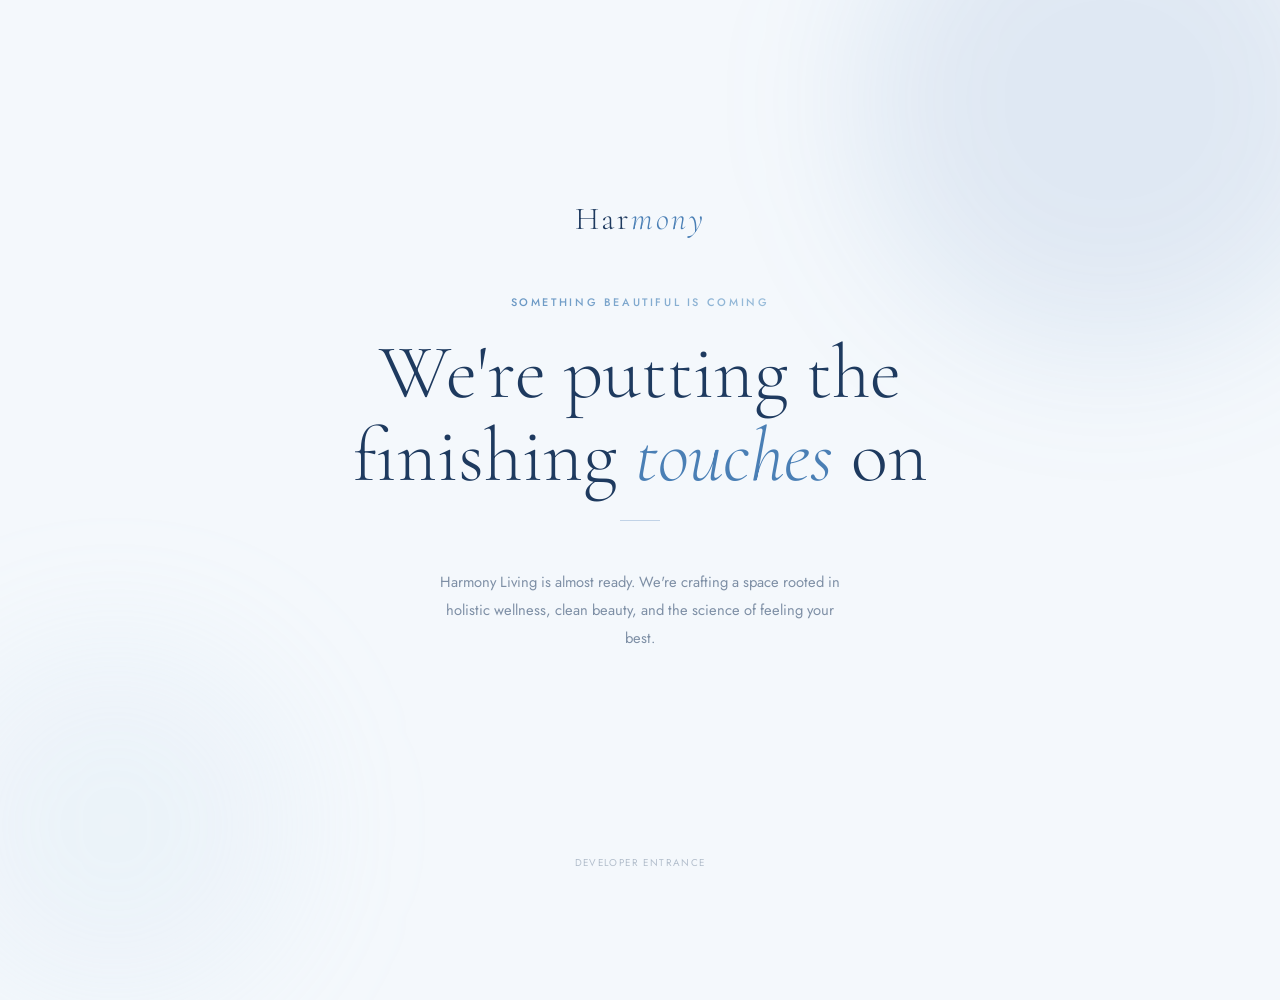
<file: index.html>
<!DOCTYPE html>
<html lang="en">
<head>
<meta charset="UTF-8">
<meta name="viewport" content="width=device-width, initial-scale=1.0">
<link rel="icon" type="image/svg+xml" href="favicon.svg">
<title>Harmony Living — Coming Soon</title>
<link href="https://fonts.googleapis.com/css2?family=Cormorant+Garamond:ital,wght@0,300;0,400;1,300;1,400&family=Jost:wght@300;400;500&display=swap" rel="stylesheet">
<style>
*,*::before,*::after{box-sizing:border-box;margin:0;padding:0}
:root{--cream:#F4F8FC;--blush:#B8D4E8;--rose:#4A7FB5;--deep:#1E3A5F}
body{font-family:'Jost',sans-serif;background:var(--cream);color:var(--deep);min-height:100vh;display:flex;flex-direction:column;align-items:center;justify-content:center;overflow:hidden;position:relative}

.blob{position:absolute;border-radius:50%;filter:blur(70px);pointer-events:none}
.blob-1{width:500px;height:500px;background:rgba(74,127,181,0.12);top:-150px;right:-80px;animation:float1 9s ease-in-out infinite}
.blob-2{width:350px;height:350px;background:rgba(184,212,232,0.15);bottom:-100px;left:-60px;animation:float2 11s ease-in-out infinite}
@keyframes float1{0%,100%{transform:translateY(0) scale(1)}50%{transform:translateY(-30px) scale(1.04)}}
@keyframes float2{0%,100%{transform:translateY(0) scale(1)}50%{transform:translateY(22px) scale(0.97)}}

.center{position:relative;z-index:1;text-align:center;padding:2rem}

.logo{font-family:'Cormorant Garamond',serif;font-size:2rem;font-weight:300;letter-spacing:0.08em;color:var(--deep);text-decoration:none;display:inline-block;margin-bottom:3.5rem}
.logo em{font-style:italic;color:var(--rose)}

.eyebrow{font-size:0.68rem;letter-spacing:0.24em;text-transform:uppercase;font-weight:500;color:var(--rose);margin-bottom:1.4rem;background:linear-gradient(90deg,var(--rose),var(--blush),var(--rose));background-size:200% auto;-webkit-background-clip:text;-webkit-text-fill-color:transparent;background-clip:text;animation:grad 4s linear infinite}
@keyframes grad{0%{background-position:0% center}100%{background-position:200% center}}

h1{font-family:'Cormorant Garamond',serif;font-size:clamp(2.8rem,6vw,5rem);font-weight:300;line-height:1.08;margin-bottom:1.4rem}
h1 em{font-style:italic;color:var(--rose)}

.sub{font-size:0.92rem;line-height:1.9;opacity:0.55;max-width:420px;margin:0 auto 3rem}

.divider{width:40px;height:1px;background:rgba(74,127,181,0.3);margin:0 auto 3rem}

/* Dev entrance */
.dev-area{position:fixed;bottom:1.6rem;left:50%;transform:translateX(-50%);text-align:center}
.dev-trigger{font-size:0.62rem;letter-spacing:0.14em;text-transform:uppercase;opacity:0.3;cursor:pointer;background:none;border:none;font-family:'Jost',sans-serif;color:var(--deep);transition:opacity 0.2s;padding:0.3rem 0.6rem}
.dev-trigger:hover{opacity:0.6}

.dev-modal{display:none;position:fixed;inset:0;z-index:999;align-items:center;justify-content:center;background:rgba(30,58,95,0.18);backdrop-filter:blur(6px)}
.dev-modal.open{display:flex}
.dev-box{background:var(--cream);border:0.5px solid rgba(30,58,95,0.12);border-radius:20px;padding:2.4rem 2.8rem;width:min(360px,90vw);box-shadow:0 24px 60px rgba(30,58,95,0.14);text-align:center}
.dev-box h3{font-family:'Cormorant Garamond',serif;font-size:1.6rem;font-weight:300;margin-bottom:0.4rem}
.dev-box p{font-size:0.78rem;opacity:0.45;margin-bottom:1.6rem;letter-spacing:0.04em}
.dev-input{width:100%;background:white;border:1px solid rgba(30,58,95,0.14);color:var(--deep);font-family:'Jost',sans-serif;font-size:0.88rem;padding:0.85rem 1.1rem;border-radius:12px;outline:none;transition:border-color 0.25s,box-shadow 0.25s;text-align:center;letter-spacing:0.06em}
.dev-input:focus{border-color:var(--rose);box-shadow:0 0 0 3px rgba(74,127,181,0.1)}
.dev-input::placeholder{opacity:0.35;letter-spacing:0}
.dev-error{font-size:0.73rem;color:#c0392b;margin-top:0.5rem;min-height:1.1em;opacity:0;transition:opacity 0.2s}
.dev-error.show{opacity:1}
.dev-btn{width:100%;background:var(--deep);color:var(--cream);border:none;font-family:'Jost',sans-serif;font-size:0.78rem;font-weight:500;letter-spacing:0.12em;text-transform:uppercase;padding:0.95rem;border-radius:2rem;cursor:pointer;transition:background 0.25s,transform 0.2s;margin-top:1rem}
.dev-btn:hover{background:var(--rose);transform:translateY(-2px)}
.dev-close{margin-top:0.85rem;font-size:0.7rem;opacity:0.35;cursor:pointer;background:none;border:none;font-family:'Jost',sans-serif;color:var(--deep);transition:opacity 0.2s;letter-spacing:0.08em}
.dev-close:hover{opacity:0.6}
</style>
</head>
<body>

<div class="blob blob-1"></div>
<div class="blob blob-2"></div>

<div class="center">
  <a href="#" class="logo">Har<em>mony</em></a>
  <p class="eyebrow">Something beautiful is coming</p>
  <h1>We're putting the<br>finishing <em>touches</em> on</h1>
  <div class="divider"></div>
  <p class="sub">Harmony Living is almost ready. We're crafting a space rooted in holistic wellness, clean beauty, and the science of feeling your best.</p>
</div>

<div class="dev-area">
  <button class="dev-trigger" onclick="openDev()">Developer entrance</button>
</div>

<div class="dev-modal" id="devModal">
  <div class="dev-box">
    <h3>Developer <em style="font-style:italic;color:var(--rose)">access</em></h3>
    <p>Enter the password to continue</p>
    <input class="dev-input" type="password" id="devPass" placeholder="Password" onkeydown="if(event.key==='Enter')checkPass()" />
    <div class="dev-error" id="devError">Incorrect password. Try again.</div>
    <button class="dev-btn" onclick="checkPass()">Enter</button>
    <button class="dev-close" onclick="closeDev()">Cancel</button>
  </div>
</div>

<script>
function openDev(){
  document.getElementById('devModal').classList.add('open');
  setTimeout(()=>document.getElementById('devPass').focus(),80);
}
function closeDev(){
  document.getElementById('devModal').classList.remove('open');
  document.getElementById('devPass').value='';
  document.getElementById('devError').classList.remove('show');
}
function checkPass(){
  const val=document.getElementById('devPass').value;
  if(val==='LatviaIsCool'){
    window.location.href='home.html';
  } else {
    const err=document.getElementById('devError');
    err.classList.add('show');
    document.getElementById('devPass').value='';
    document.getElementById('devPass').focus();
    setTimeout(()=>err.classList.remove('show'),2800);
  }
}
document.getElementById('devModal').addEventListener('click',function(e){
  if(e.target===this)closeDev();
});
</script>
</body>
</html>
</file>
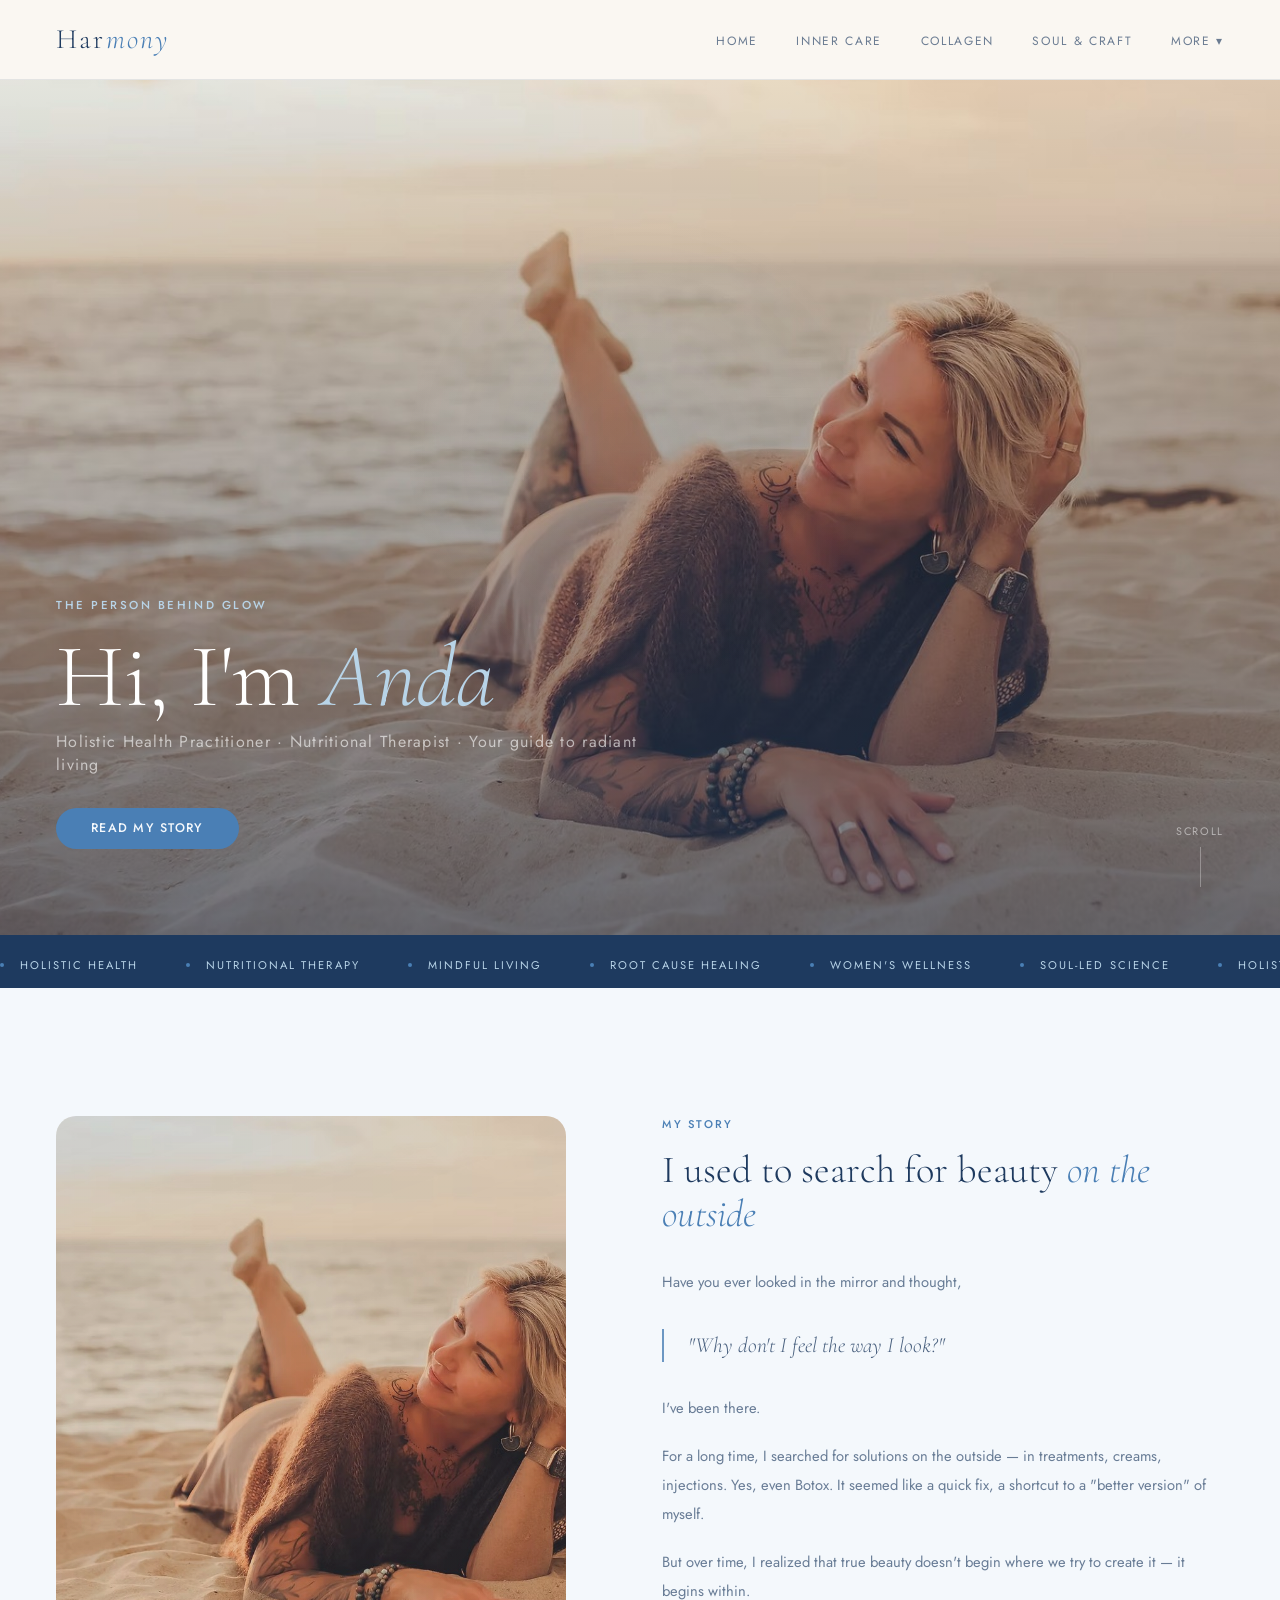
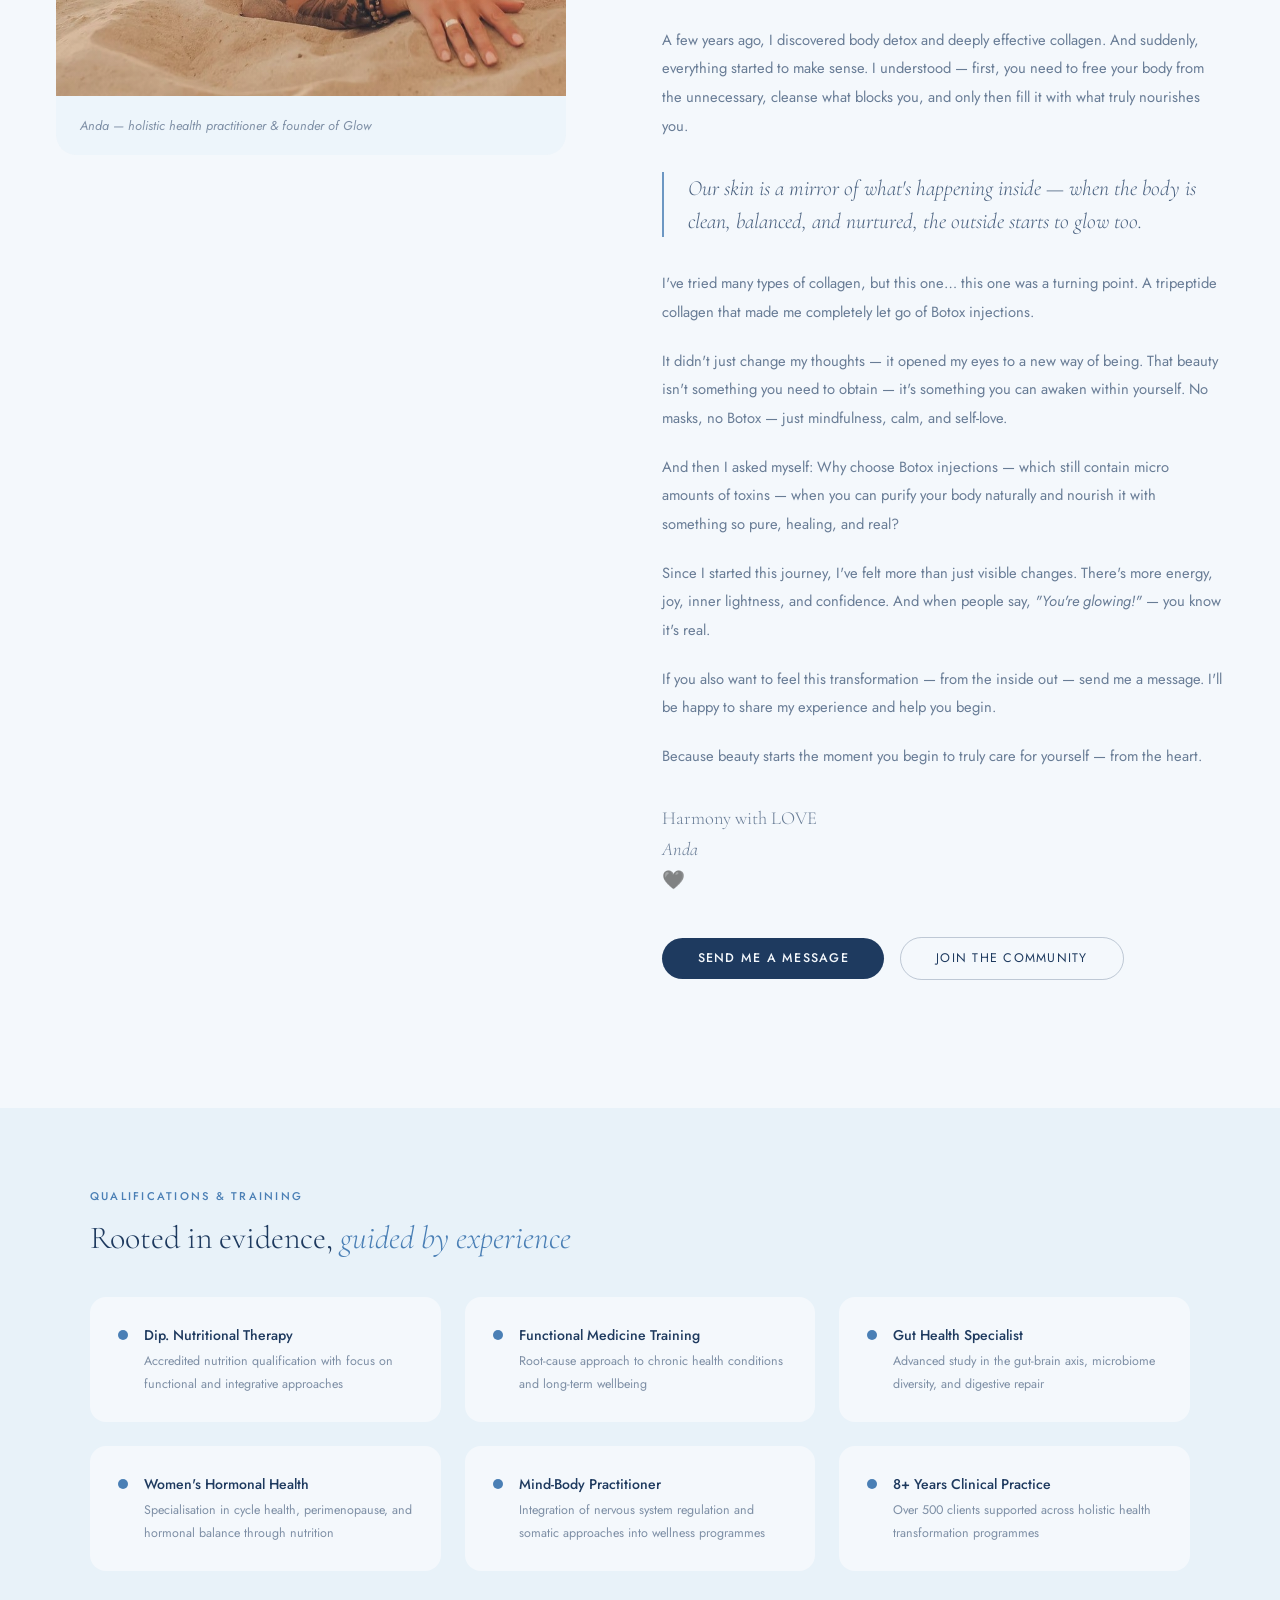
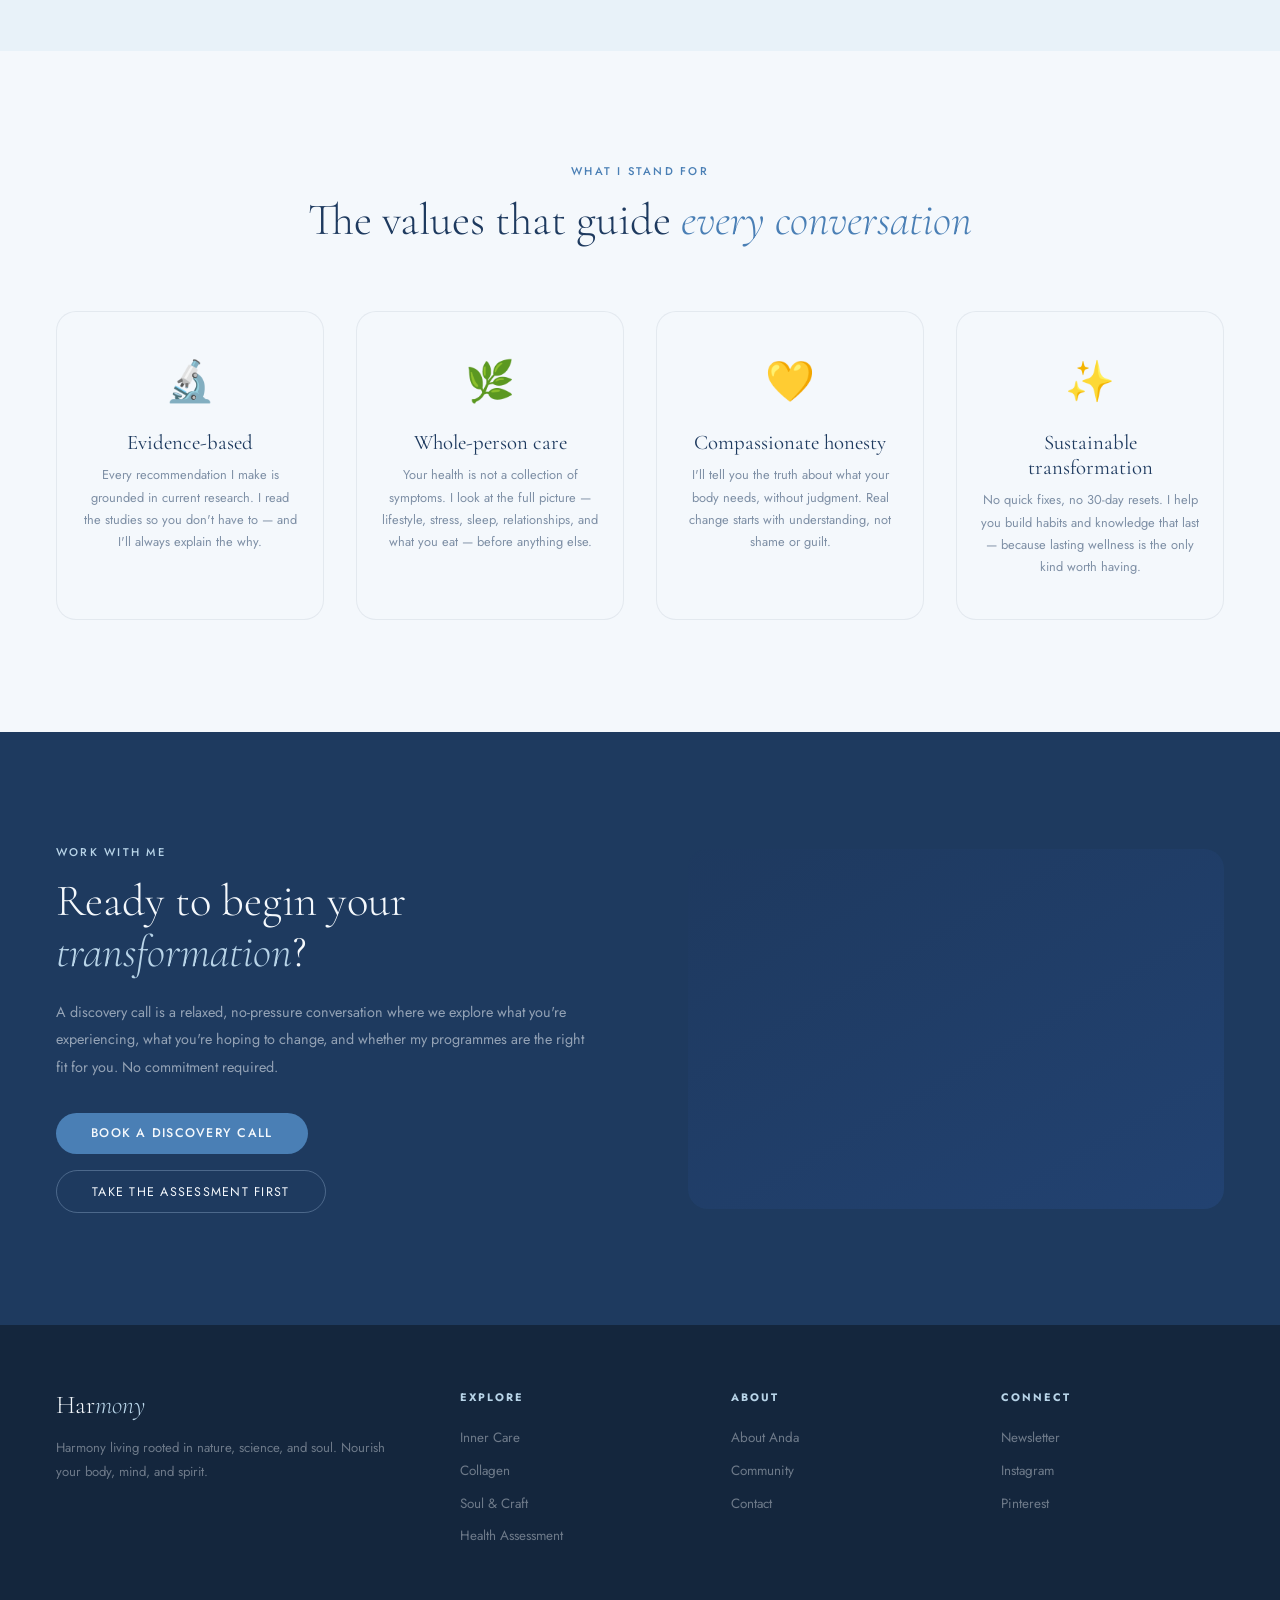
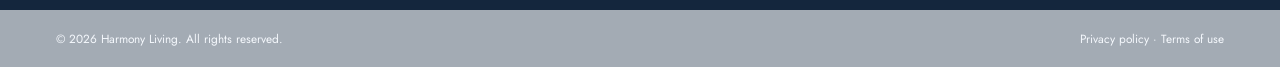
<file: about.html>
<!DOCTYPE html>
<html lang="en">
<head>
<meta charset="UTF-8">
<link rel="icon" type="image/svg+xml" href="favicon.svg">
<meta name="viewport" content="width=device-width, initial-scale=1.0">
<title>About Anda — Harmony Living</title>
<link rel="stylesheet" href="glow.css">
<style>
/* FULL-WIDTH PHOTO HERO */
.about-hero{position:relative;min-height:95vh;display:flex;align-items:flex-end;overflow:hidden}
.about-hero-bg{position:absolute;inset:0;background:linear-gradient(to bottom,rgba(30,58,95,0.1) 0%,rgba(30,58,95,0.6) 100%),url('image-1777442325384.jpg')center 25%/cover no-repeat;z-index:0}
.about-hero-content{position:relative;z-index:2;padding:0 3.5rem 5rem;max-width:700px}
.about-hero-content .eyebrow{color:var(--blush);-webkit-text-fill-color:var(--blush);background:none;animation:none;font-size:0.72rem;letter-spacing:0.22em;text-transform:uppercase;font-weight:500;display:block;margin-bottom:1.2rem}
.about-hero-content h1{font-family:'Cormorant Garamond',serif;font-size:clamp(3.5rem,7vw,6.5rem);font-weight:300;line-height:1;color:white;margin-bottom:0.5rem}
.about-hero-content h1 em{font-style:italic;color:var(--blush)}
.about-hero-content .sub-name{font-size:1rem;color:rgba(255,255,255,0.6);letter-spacing:0.08em;margin-bottom:2rem}
.about-hero-scroll{position:absolute;right:3.5rem;bottom:3rem;display:flex;flex-direction:column;align-items:center;gap:0.5rem;color:rgba(255,255,255,0.5);font-size:0.68rem;letter-spacing:0.15em;text-transform:uppercase;z-index:2}
.scroll-line{width:1px;height:40px;background:rgba(255,255,255,0.3);animation:scroll-pulse 2s ease-in-out infinite}
@keyframes scroll-pulse{0%,100%{opacity:0.3}50%{opacity:0.8}}

/* STORY SECTION */
.story{padding:8rem 3.5rem;display:grid;grid-template-columns:1fr 1.1fr;gap:6rem;align-items:start}
.story-img{position:sticky;top:120px}
.story-img-inner{border-radius:20px;overflow:hidden}
.story-img-photo{min-height:580px;background:linear-gradient(160deg,rgba(30,58,95,0.2),rgba(74,127,181,0.1)),url('image-1777442325384.jpg')center/cover no-repeat}
.story-img-caption{background:var(--light);padding:1.25rem 1.5rem;border-radius:0 0 20px 20px;font-size:0.8rem;opacity:0.55;font-style:italic}
.story-text .tag{margin-bottom:1rem}
.story-text h2{font-family:'Cormorant Garamond',serif;font-size:clamp(2rem,3vw,2.8rem);font-weight:300;line-height:1.15;margin-bottom:2rem}
.story-text h2 em{font-style:italic;color:var(--rose)}
.story-text p{font-size:0.92rem;line-height:1.95;opacity:0.65;margin-bottom:1.25rem}
.story-text blockquote{border-left:2px solid var(--rose);padding-left:1.5rem;margin:2rem 0;font-family:'Cormorant Garamond',serif;font-size:1.35rem;font-style:italic;font-weight:300;line-height:1.5;color:var(--deep);opacity:0.8}

/* CREDENTIALS */
.credentials{background:var(--light);padding:5rem 3.5rem}
.cred-grid{display:grid;grid-template-columns:repeat(3,1fr);gap:1.5rem;margin-top:3rem}
.cred-item{background:var(--cream);border-radius:16px;padding:1.75rem;display:flex;gap:1rem;align-items:flex-start}
.cred-dot{width:10px;height:10px;border-radius:50%;background:var(--rose);flex-shrink:0;margin-top:5px}
.cred-text strong{display:block;font-size:0.88rem;font-weight:500;margin-bottom:0.2rem}
.cred-text span{font-size:0.78rem;opacity:0.55;line-height:1.5}

/* VALUES */
.values{padding:7rem 3.5rem}
.values-grid{display:grid;grid-template-columns:repeat(4,1fr);gap:2rem;margin-top:3.5rem}
.value-card{text-align:center;padding:2.5rem 1.5rem;border-radius:20px;background:var(--cream);border:0.5px solid rgba(30,58,95,0.08);transition:transform 0.25s,box-shadow 0.25s}
.value-card:hover{transform:translateY(-6px);box-shadow:0 16px 40px rgba(30,58,95,0.09)}
.value-icon{font-size:2.5rem;margin-bottom:1.25rem;display:block}
.value-card h3{font-family:'Cormorant Garamond',serif;font-size:1.3rem;font-weight:400;margin-bottom:0.6rem}
.value-card p{font-size:0.8rem;line-height:1.75;opacity:0.55}

/* BOOK CTA */
.about-cta{background:var(--deep);color:var(--cream);padding:7rem 3.5rem;display:grid;grid-template-columns:1fr 1fr;gap:6rem;align-items:center}
.cta-text .tag{color:var(--blush)}
.cta-text h2{font-family:'Cormorant Garamond',serif;font-size:clamp(2.2rem,3.5vw,3.2rem);font-weight:300;line-height:1.15;color:var(--cream);margin-bottom:1.25rem}
.cta-text h2 em{font-style:italic;color:var(--blush)}
.cta-text p{font-size:0.9rem;line-height:1.9;opacity:0.55;margin-bottom:2rem}
.cta-img{border-radius:20px;overflow:hidden}
.cta-img-inner{min-height:360px;background:linear-gradient(150deg,rgba(30,58,95,.4),rgba(40,80,140,.4)),url('https://picsum.photos/seed/andacall/700/600')center/cover no-repeat}

@media(max-width:900px){
  .values-grid{grid-template-columns:repeat(2,1fr)}
  .cred-grid{grid-template-columns:1fr 1fr}
}
@media(max-width:768px){
  .about-hero-content{padding:0 1.5rem 4rem}
  .story{grid-template-columns:1fr;gap:3rem;padding:4rem 1.5rem}
  .story-img{position:static}
  .credentials{padding:4rem 1.5rem}
  .values{padding:4rem 1.5rem}
  .values-grid{grid-template-columns:1fr 1fr}
  .about-cta{grid-template-columns:1fr;gap:3rem;padding:4rem 1.5rem}
  .cta-img{display:none}
  .about-hero-scroll{right:1.5rem}
  .cred-grid{grid-template-columns:1fr}
}
@media(max-width:480px){
  .about-hero{min-height:75vh}
  .about-hero-content{padding:0 1.2rem 3rem}
  .story{padding:3rem 1.2rem}
  .credentials{padding:3rem 1.2rem}
  .values{padding:3rem 1.2rem}
  .values-grid{grid-template-columns:1fr}
  .about-cta{padding:3rem 1.2rem}
}
</style>
</head>
<body>

<nav>
  <a href="home.html" class="logo">Har<em>mony</em></a>
  <button class="nav-toggle" aria-label="Toggle menu"><span></span><span></span><span></span></button>
  <ul>
    <li><a href="home.html">Home</a></li>
    <li><a href="hydration.html">Inner Care</a></li>
    <li><a href="collagen.html">Collagen</a></li>
    <li><a href="blog.html">Soul &amp; Craft</a></li>
    <li class="nav-more">
      <a href="#" class="nav-more-trigger">More &#9662;</a>
      <div class="nav-dropdown">
        <a href="about.html" class="nav-active">About Me</a>
        <a href="community.html">Join the Community</a>
        <a href="assessment.html">Health Assessment</a>
        <a href="contact.html">Contact</a>
      </div>
    </li>
  </ul>
</nav>

<!-- FULL-WIDTH HERO -->
<section class="about-hero">
  <div class="about-hero-bg"></div>
  <div class="about-hero-content">
    <span class="eyebrow reveal">The person behind Glow</span>
    <h1 class="reveal delay-1">Hi, I'm <em>Anda</em></h1>
    <p class="sub-name reveal delay-2">Holistic Health Practitioner · Nutritional Therapist · Your guide to radiant living</p>
    <a href="#story" class="btn-rose reveal delay-3">Read my story</a>
  </div>
  <div class="about-hero-scroll"><span>Scroll</span><div class="scroll-line"></div></div>
</section>

<div class="marquee-strip">
  <div class="marquee-track">
    <span class="marquee-item"><span class="mdot"></span>Holistic health</span>
    <span class="marquee-item"><span class="mdot"></span>Nutritional therapy</span>
    <span class="marquee-item"><span class="mdot"></span>Mindful living</span>
    <span class="marquee-item"><span class="mdot"></span>Root cause healing</span>
    <span class="marquee-item"><span class="mdot"></span>Women's wellness</span>
    <span class="marquee-item"><span class="mdot"></span>Soul-led science</span>
    <span class="marquee-item"><span class="mdot"></span>Holistic health</span>
    <span class="marquee-item"><span class="mdot"></span>Nutritional therapy</span>
    <span class="marquee-item"><span class="mdot"></span>Mindful living</span>
    <span class="marquee-item"><span class="mdot"></span>Root cause healing</span>
    <span class="marquee-item"><span class="mdot"></span>Women's wellness</span>
    <span class="marquee-item"><span class="mdot"></span>Soul-led science</span>
  </div>
</div>

<!-- STORY -->
<section class="story" id="story">
  <div class="story-img reveal-left">
    <div class="story-img-inner">
      <div class="story-img-photo img-shimmer"></div>
      <div class="story-img-caption">Anda — holistic health practitioner &amp; founder of Glow</div>
    </div>
  </div>
  <div class="story-text reveal-right">
    <span class="tag">My story</span>
    <h2>I used to search for beauty <em>on the outside</em></h2>
    <p>Have you ever looked in the mirror and thought,</p>
    <blockquote>"Why don't I feel the way I look?"</blockquote>
    <p>I've been there.</p>
    <p>For a long time, I searched for solutions on the outside — in treatments, creams, injections. Yes, even Botox. It seemed like a quick fix, a shortcut to a "better version" of myself.</p>
    <p>But over time, I realized that true beauty doesn't begin where we try to create it — it begins within.</p>
    <p>A few years ago, I discovered body detox and deeply effective collagen. And suddenly, everything started to make sense. I understood — first, you need to free your body from the unnecessary, cleanse what blocks you, and only then fill it with what truly nourishes you.</p>
    <blockquote>Our skin is a mirror of what's happening inside — when the body is clean, balanced, and nurtured, the outside starts to glow too.</blockquote>
    <p>I've tried many types of collagen, but this one… this one was a turning point. A tripeptide collagen that made me completely let go of Botox injections.</p>
    <p>It didn't just change my thoughts — it opened my eyes to a new way of being. That beauty isn't something you need to obtain — it's something you can awaken within yourself. No masks, no Botox — just mindfulness, calm, and self-love.</p>
    <p>And then I asked myself: Why choose Botox injections — which still contain micro amounts of toxins — when you can purify your body naturally and nourish it with something so pure, healing, and real?</p>
    <p>Since I started this journey, I've felt more than just visible changes. There's more energy, joy, inner lightness, and confidence. And when people say, <em>"You're glowing!"</em> — you know it's real.</p>
    <p>If you also want to feel this transformation — from the inside out — send me a message. I'll be happy to share my experience and help you begin.</p>
    <p>Because beauty starts the moment you begin to truly care for yourself — from the heart.</p>
    <p style="margin-top:2rem;font-family:'Cormorant Garamond',serif;font-size:1.15rem;font-weight:300;line-height:1.7">Harmony with LOVE<br><em>Anda</em><br>🖤</p>
    <div class="btn-group" style="margin-top:2.5rem">
      <a href="contact.html" class="btn-primary">Send me a message</a>
      <a href="community.html" class="btn-outline">Join the community</a>
    </div>
  </div>
</section>

<!-- CREDENTIALS -->
<section class="credentials">
  <div style="max-width:1100px;margin:0 auto">
    <div class="section-header" style="text-align:left;margin-bottom:0">
      <span class="tag reveal">Qualifications &amp; training</span>
      <h2 class="reveal delay-1" style="font-family:'Cormorant Garamond',serif;font-size:clamp(1.8rem,2.5vw,2.4rem);font-weight:300;line-height:1.15">Rooted in evidence, <em style="font-style:italic;color:var(--rose)">guided by experience</em></h2>
    </div>
    <div class="cred-grid" style="margin-top:2.5rem">
      <div class="cred-item reveal delay-1"><div class="cred-dot"></div><div class="cred-text"><strong>Dip. Nutritional Therapy</strong><span>Accredited nutrition qualification with focus on functional and integrative approaches</span></div></div>
      <div class="cred-item reveal delay-2"><div class="cred-dot"></div><div class="cred-text"><strong>Functional Medicine Training</strong><span>Root-cause approach to chronic health conditions and long-term wellbeing</span></div></div>
      <div class="cred-item reveal delay-3"><div class="cred-dot"></div><div class="cred-text"><strong>Gut Health Specialist</strong><span>Advanced study in the gut-brain axis, microbiome diversity, and digestive repair</span></div></div>
      <div class="cred-item reveal delay-1"><div class="cred-dot"></div><div class="cred-text"><strong>Women's Hormonal Health</strong><span>Specialisation in cycle health, perimenopause, and hormonal balance through nutrition</span></div></div>
      <div class="cred-item reveal delay-2"><div class="cred-dot"></div><div class="cred-text"><strong>Mind-Body Practitioner</strong><span>Integration of nervous system regulation and somatic approaches into wellness programmes</span></div></div>
      <div class="cred-item reveal delay-3"><div class="cred-dot"></div><div class="cred-text"><strong>8+ Years Clinical Practice</strong><span>Over 500 clients supported across holistic health transformation programmes</span></div></div>
    </div>
  </div>
</section>

<!-- VALUES -->
<section class="values">
  <div class="section-header">
    <span class="tag reveal">What I stand for</span>
    <h2 class="reveal delay-1">The values that guide <em>every conversation</em></h2>
  </div>
  <div class="values-grid">
    <div class="value-card reveal delay-1">
      <span class="value-icon">🔬</span>
      <h3>Evidence-based</h3>
      <p>Every recommendation I make is grounded in current research. I read the studies so you don't have to — and I'll always explain the why.</p>
    </div>
    <div class="value-card reveal delay-2">
      <span class="value-icon">🌿</span>
      <h3>Whole-person care</h3>
      <p>Your health is not a collection of symptoms. I look at the full picture — lifestyle, stress, sleep, relationships, and what you eat — before anything else.</p>
    </div>
    <div class="value-card reveal delay-3">
      <span class="value-icon">💛</span>
      <h3>Compassionate honesty</h3>
      <p>I'll tell you the truth about what your body needs, without judgment. Real change starts with understanding, not shame or guilt.</p>
    </div>
    <div class="value-card reveal delay-4">
      <span class="value-icon">✨</span>
      <h3>Sustainable transformation</h3>
      <p>No quick fixes, no 30-day resets. I help you build habits and knowledge that last — because lasting wellness is the only kind worth having.</p>
    </div>
  </div>
</section>

<!-- BOOK A CALL CTA -->
<section class="about-cta">
  <div class="cta-text reveal-left">
    <span class="tag">Work with me</span>
    <h2>Ready to begin your <em>transformation</em>?</h2>
    <p>A discovery call is a relaxed, no-pressure conversation where we explore what you're experiencing, what you're hoping to change, and whether my programmes are the right fit for you. No commitment required.</p>
    <div class="btn-group">
      <a href="community.html" class="btn-rose">Book a discovery call</a>
      <a href="assessment.html" class="btn-outline" style="border-color:rgba(184,212,240,0.3);color:var(--cream)">Take the assessment first</a>
    </div>
  </div>
  <div class="cta-img reveal-right">
    <div class="cta-img-inner img-shimmer"></div>
  </div>
</section>

<footer>
  <div>
    <a href="home.html" class="f-logo">Har<em>mony</em></a>
    <p class="f-desc">Harmony living rooted in nature, science, and soul. Nourish your body, mind, and spirit.</p>
  </div>
  <div class="f-col">
    <h4>Explore</h4>
    <ul>
      <li><a href="hydration.html">Inner Care</a></li>
      <li><a href="collagen.html">Collagen</a></li>
      <li><a href="blog.html">Soul &amp; Craft</a></li>
      <li><a href="assessment.html">Health Assessment</a></li>
    </ul>
  </div>
  <div class="f-col">
    <h4>About</h4>
    <ul>
      <li><a href="about.html">About Anda</a></li>
      <li><a href="community.html">Community</a></li>
      <li><a href="contact.html">Contact</a></li>
    </ul>
  </div>
  <div class="f-col">
    <h4>Connect</h4>
    <ul>
      <li><a href="#">Newsletter</a></li>
      <li><a href="#">Instagram</a></li>
      <li><a href="#">Pinterest</a></li>
    </ul>
  </div>
</footer>
<div class="f-bottom">
  <span>© 2026 Harmony Living. All rights reserved.</span>
  <span>Privacy policy · Terms of use</span>
</div>

<script src="glow.js"></script>
</body>
</html>
</file>
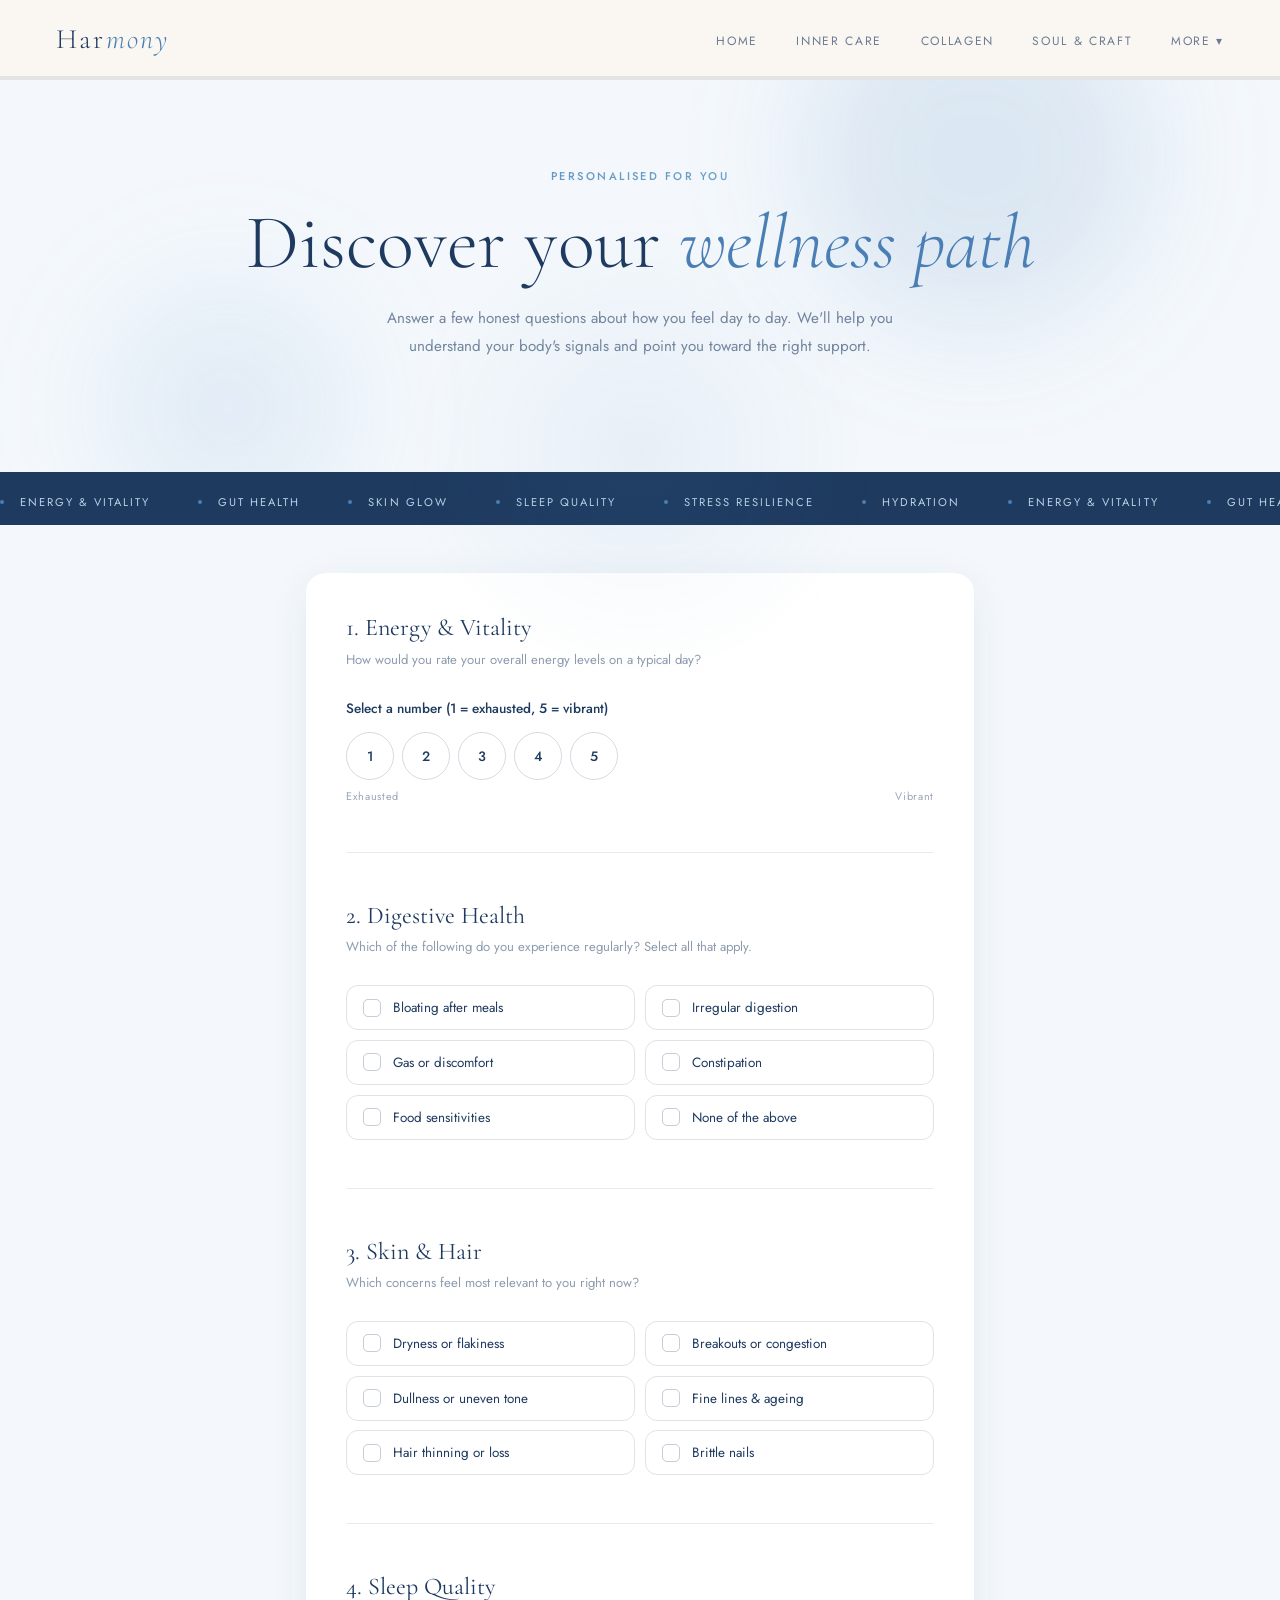
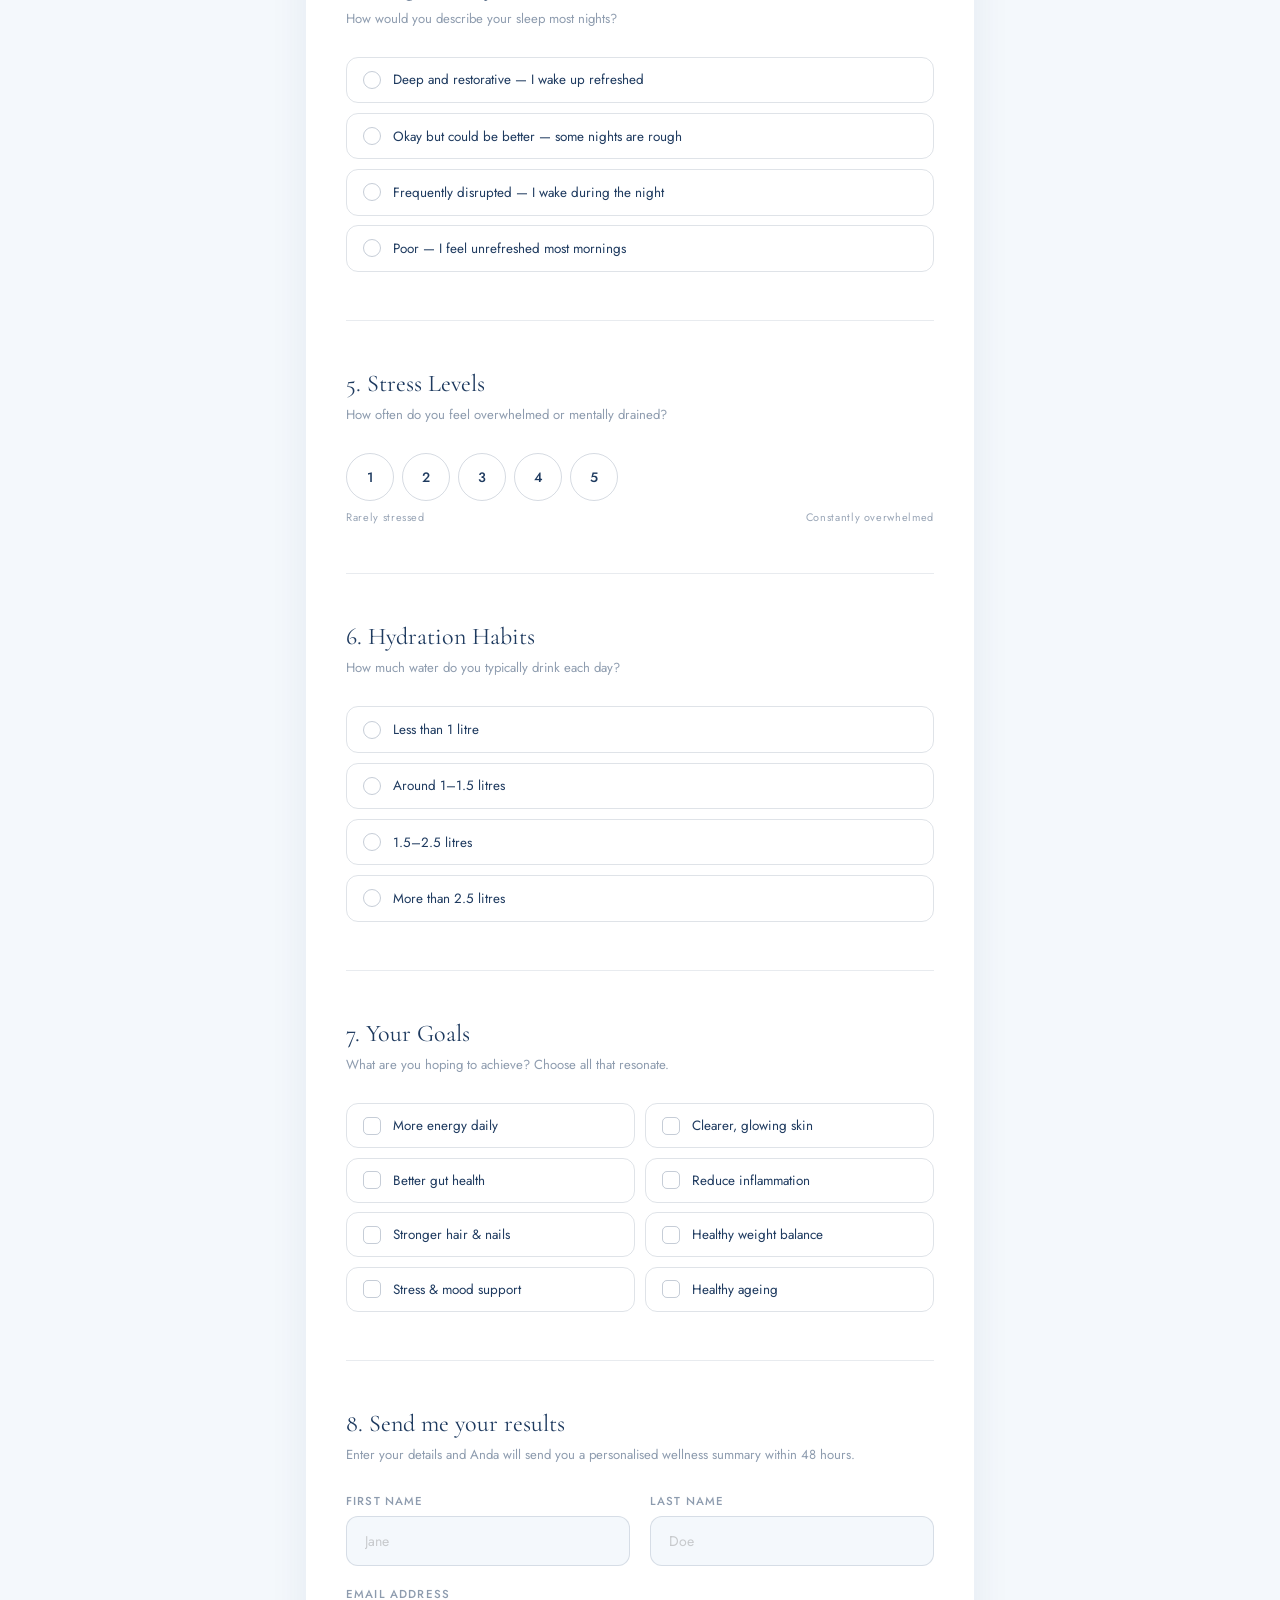
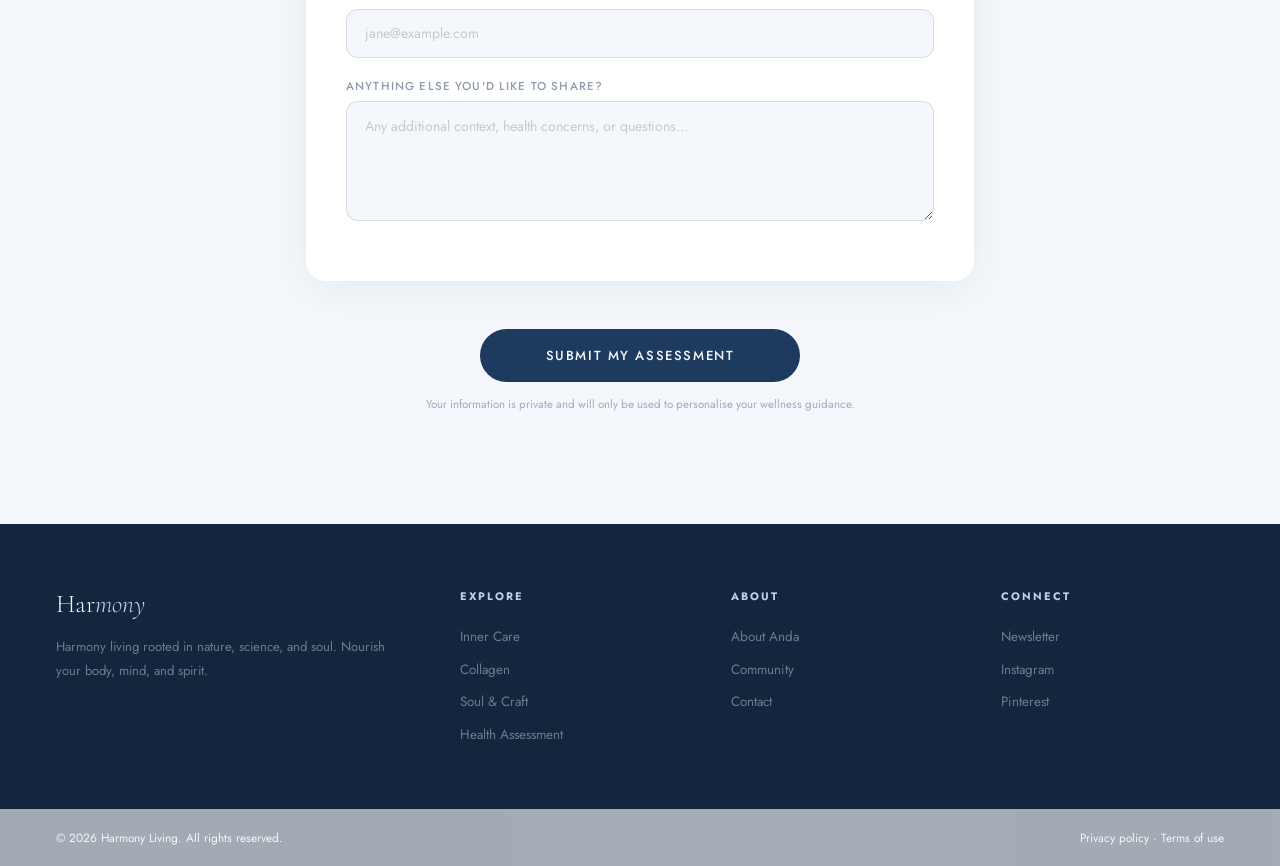
<file: assessment.html>
<!DOCTYPE html>
<html lang="en">
<head>
<meta charset="UTF-8">
<link rel="icon" type="image/svg+xml" href="favicon.svg">
<meta name="viewport" content="width=device-width, initial-scale=1.0">
<title>Health Assessment — Harmony Living</title>
<link rel="stylesheet" href="glow.css">
<style>
.assessment-wrap{max-width:780px;margin:0 auto;padding:3rem 3.5rem 7rem}
.progress-bar{position:absolute;bottom:0;left:0;right:0;height:3px;background:rgba(30,58,95,0.1);overflow:hidden;z-index:1}
.progress-fill{height:100%;background:linear-gradient(90deg,var(--rose),var(--gold));transition:width 0.5s ease}
.q-section{margin-bottom:3rem;padding-bottom:3rem;border-bottom:0.5px solid rgba(30,58,95,0.1)}
.q-section:last-of-type{border-bottom:none}
.q-section-title{font-family:'Cormorant Garamond',serif;font-size:1.5rem;font-weight:400;margin-bottom:0.4rem}
.q-section-sub{font-size:0.82rem;opacity:0.5;margin-bottom:1.75rem;line-height:1.6}
.q-label{font-size:0.85rem;font-weight:500;margin-bottom:0.9rem;display:block}
.scale-row{display:flex;gap:0.5rem;align-items:center;flex-wrap:wrap}
.scale-btn{width:48px;height:48px;border-radius:50%;border:1px solid rgba(30,58,95,0.18);background:transparent;font-family:'Jost',sans-serif;font-size:0.85rem;font-weight:500;cursor:pointer;color:var(--deep);transition:all 0.2s;flex-shrink:0}
.scale-btn:hover,.scale-btn.active{background:var(--rose);border-color:var(--rose);color:white}
.scale-labels{display:flex;justify-content:space-between;font-size:0.68rem;opacity:0.45;margin-top:0.5rem;letter-spacing:0.06em}
.check-grid{display:grid;grid-template-columns:1fr 1fr;gap:0.6rem}
.check-item{display:flex;align-items:center;gap:0.75rem;padding:0.75rem 1rem;border:1px solid rgba(30,58,95,0.14);border-radius:12px;cursor:pointer;transition:all 0.2s;user-select:none}
.check-item:hover{border-color:var(--rose);background:rgba(74,127,181,0.05)}
.check-item.active{border-color:var(--rose);background:rgba(74,127,181,0.08)}
.check-item input{position:absolute;opacity:0;pointer-events:none}
.check-box{width:18px;height:18px;border-radius:5px;border:1.5px solid rgba(30,58,95,0.25);flex-shrink:0;display:flex;align-items:center;justify-content:center;transition:all 0.2s}
.check-item.active .check-box{background:var(--rose);border-color:var(--rose)}
.check-item.active .check-box::after{content:'✓';color:white;font-size:0.7rem;font-weight:700}
.check-text{font-size:0.84rem}
.radio-list{display:flex;flex-direction:column;gap:0.6rem}
.radio-item{display:flex;align-items:center;gap:0.75rem;padding:0.8rem 1rem;border:1px solid rgba(30,58,95,0.14);border-radius:12px;cursor:pointer;transition:all 0.2s;user-select:none}
.radio-item:hover{border-color:var(--rose);background:rgba(74,127,181,0.05)}
.radio-item.active{border-color:var(--rose);background:rgba(74,127,181,0.08)}
.radio-dot{width:18px;height:18px;border-radius:50%;border:1.5px solid rgba(30,58,95,0.25);flex-shrink:0;transition:all 0.2s;position:relative}
.radio-item.active .radio-dot{border-color:var(--rose);background:var(--rose)}
.radio-item.active .radio-dot::after{content:'';width:6px;height:6px;border-radius:50%;background:white;position:absolute;top:50%;left:50%;transform:translate(-50%,-50%)}
.radio-text{font-size:0.84rem}
.form-wrap{background:white;border-radius:20px;padding:2.5rem;box-shadow:0 8px 40px rgba(30,58,95,0.07);margin-bottom:2rem}
.submit-area{text-align:center;padding-top:1rem}
.submit-area .submit-btn{max-width:320px;margin:0 auto}
.form-note{font-size:0.72rem;opacity:0.4;text-align:center;margin-top:0.9rem}
.success-msg{display:none;text-align:center;padding:4rem 2rem}
.success-icon{font-size:3.5rem;margin-bottom:1.5rem;display:block;animation:pop 0.45s cubic-bezier(0.175,0.885,0.32,1.275)}
@keyframes pop{from{transform:scale(0)}to{transform:scale(1)}}
.success-msg h2{font-family:'Cormorant Garamond',serif;font-size:2.5rem;font-weight:300;margin-bottom:0.75rem}
.success-msg p{font-size:0.9rem;opacity:0.6;line-height:1.8;max-width:440px;margin:0 auto 2rem}
@media(max-width:768px){
  .assessment-wrap{padding:2rem 1.5rem 5rem}
  .check-grid{grid-template-columns:1fr}
}
@media(max-width:480px){
  .assessment-wrap{padding:1.5rem 1rem 4rem}
  .form-wrap{padding:1.5rem 1.25rem}
  .scale-btn{width:44px;height:44px;font-size:0.9rem}
  .q-section-title{font-size:1.3rem}
  .form-row{grid-template-columns:1fr}
}
</style>
</head>
<body>

<nav>
  <a href="home.html" class="logo">Har<em>mony</em></a>
  <button class="nav-toggle" aria-label="Toggle menu"><span></span><span></span><span></span></button>
  <ul>
    <li><a href="home.html">Home</a></li>
    <li><a href="hydration.html">Inner Care</a></li>
    <li><a href="collagen.html">Collagen</a></li>
    <li><a href="blog.html">Soul &amp; Craft</a></li>
    <li class="nav-more">
      <a href="#" class="nav-more-trigger">More &#9662;</a>
      <div class="nav-dropdown">
        <a href="about.html">About Me</a>
        <a href="community.html">Join the Community</a>
        <a href="assessment.html" class="nav-active">Health Assessment</a>
        <a href="contact.html">Contact</a>
      </div>
    </li>
  </ul>
  <div class="progress-bar"><div class="progress-fill" id="progress" style="width:0%"></div></div>
</nav>

<section class="page-hero">
  <div class="blob blob-1"></div>
  <div class="blob blob-2"></div>
  <span class="eyebrow reveal">Personalised for you</span>
  <h1 class="reveal delay-1">Discover your <em>wellness path</em></h1>
  <p class="sub reveal delay-2">Answer a few honest questions about how you feel day to day. We'll help you understand your body's signals and point you toward the right support.</p>
</section>

<div class="marquee-strip">
  <div class="marquee-track">
    <span class="marquee-item"><span class="mdot"></span>Energy &amp; vitality</span>
    <span class="marquee-item"><span class="mdot"></span>Gut health</span>
    <span class="marquee-item"><span class="mdot"></span>Skin glow</span>
    <span class="marquee-item"><span class="mdot"></span>Sleep quality</span>
    <span class="marquee-item"><span class="mdot"></span>Stress resilience</span>
    <span class="marquee-item"><span class="mdot"></span>Hydration</span>
    <span class="marquee-item"><span class="mdot"></span>Energy &amp; vitality</span>
    <span class="marquee-item"><span class="mdot"></span>Gut health</span>
    <span class="marquee-item"><span class="mdot"></span>Skin glow</span>
    <span class="marquee-item"><span class="mdot"></span>Sleep quality</span>
    <span class="marquee-item"><span class="mdot"></span>Stress resilience</span>
    <span class="marquee-item"><span class="mdot"></span>Hydration</span>
  </div>
</div>

<div class="assessment-wrap">
  <div id="assessment-form">
    <div class="form-wrap">

      <!-- Section 1: Energy -->
      <div class="q-section reveal">
        <h3 class="q-section-title">1. Energy &amp; Vitality</h3>
        <p class="q-section-sub">How would you rate your overall energy levels on a typical day?</p>
        <span class="q-label">Select a number (1 = exhausted, 5 = vibrant)</span>
        <div class="scale-row" id="energy-scale">
          <button class="scale-btn" onclick="selectScale('energy',1,this)">1</button>
          <button class="scale-btn" onclick="selectScale('energy',2,this)">2</button>
          <button class="scale-btn" onclick="selectScale('energy',3,this)">3</button>
          <button class="scale-btn" onclick="selectScale('energy',4,this)">4</button>
          <button class="scale-btn" onclick="selectScale('energy',5,this)">5</button>
        </div>
        <div class="scale-labels"><span>Exhausted</span><span>Vibrant</span></div>
      </div>

      <!-- Section 2: Digestion -->
      <div class="q-section reveal delay-1">
        <h3 class="q-section-title">2. Digestive Health</h3>
        <p class="q-section-sub">Which of the following do you experience regularly? Select all that apply.</p>
        <div class="check-grid" id="digestion-checks">
          <div class="check-item" onclick="toggleCheck(this)"><div class="check-box"></div><span class="check-text">Bloating after meals</span></div>
          <div class="check-item" onclick="toggleCheck(this)"><div class="check-box"></div><span class="check-text">Irregular digestion</span></div>
          <div class="check-item" onclick="toggleCheck(this)"><div class="check-box"></div><span class="check-text">Gas or discomfort</span></div>
          <div class="check-item" onclick="toggleCheck(this)"><div class="check-box"></div><span class="check-text">Constipation</span></div>
          <div class="check-item" onclick="toggleCheck(this)"><div class="check-box"></div><span class="check-text">Food sensitivities</span></div>
          <div class="check-item" onclick="toggleCheck(this)"><div class="check-box"></div><span class="check-text">None of the above</span></div>
        </div>
      </div>

      <!-- Section 3: Skin & Hair -->
      <div class="q-section reveal delay-2">
        <h3 class="q-section-title">3. Skin &amp; Hair</h3>
        <p class="q-section-sub">Which concerns feel most relevant to you right now?</p>
        <div class="check-grid" id="skin-checks">
          <div class="check-item" onclick="toggleCheck(this)"><div class="check-box"></div><span class="check-text">Dryness or flakiness</span></div>
          <div class="check-item" onclick="toggleCheck(this)"><div class="check-box"></div><span class="check-text">Breakouts or congestion</span></div>
          <div class="check-item" onclick="toggleCheck(this)"><div class="check-box"></div><span class="check-text">Dullness or uneven tone</span></div>
          <div class="check-item" onclick="toggleCheck(this)"><div class="check-box"></div><span class="check-text">Fine lines &amp; ageing</span></div>
          <div class="check-item" onclick="toggleCheck(this)"><div class="check-box"></div><span class="check-text">Hair thinning or loss</span></div>
          <div class="check-item" onclick="toggleCheck(this)"><div class="check-box"></div><span class="check-text">Brittle nails</span></div>
        </div>
      </div>

      <!-- Section 4: Sleep -->
      <div class="q-section reveal">
        <h3 class="q-section-title">4. Sleep Quality</h3>
        <p class="q-section-sub">How would you describe your sleep most nights?</p>
        <div class="radio-list">
          <label class="radio-item" onclick="selectRadio('sleep',this)"><div class="radio-dot"></div><span class="radio-text">Deep and restorative — I wake up refreshed</span></label>
          <label class="radio-item" onclick="selectRadio('sleep',this)"><div class="radio-dot"></div><span class="radio-text">Okay but could be better — some nights are rough</span></label>
          <label class="radio-item" onclick="selectRadio('sleep',this)"><div class="radio-dot"></div><span class="radio-text">Frequently disrupted — I wake during the night</span></label>
          <label class="radio-item" onclick="selectRadio('sleep',this)"><div class="radio-dot"></div><span class="radio-text">Poor — I feel unrefreshed most mornings</span></label>
        </div>
      </div>

      <!-- Section 5: Stress -->
      <div class="q-section reveal delay-1">
        <h3 class="q-section-title">5. Stress Levels</h3>
        <p class="q-section-sub">How often do you feel overwhelmed or mentally drained?</p>
        <div class="scale-row" id="stress-scale">
          <button class="scale-btn" onclick="selectScale('stress',1,this)">1</button>
          <button class="scale-btn" onclick="selectScale('stress',2,this)">2</button>
          <button class="scale-btn" onclick="selectScale('stress',3,this)">3</button>
          <button class="scale-btn" onclick="selectScale('stress',4,this)">4</button>
          <button class="scale-btn" onclick="selectScale('stress',5,this)">5</button>
        </div>
        <div class="scale-labels"><span>Rarely stressed</span><span>Constantly overwhelmed</span></div>
      </div>

      <!-- Section 6: Hydration -->
      <div class="q-section reveal delay-2">
        <h3 class="q-section-title">6. Hydration Habits</h3>
        <p class="q-section-sub">How much water do you typically drink each day?</p>
        <div class="radio-list">
          <label class="radio-item" onclick="selectRadio('hydration',this)"><div class="radio-dot"></div><span class="radio-text">Less than 1 litre</span></label>
          <label class="radio-item" onclick="selectRadio('hydration',this)"><div class="radio-dot"></div><span class="radio-text">Around 1–1.5 litres</span></label>
          <label class="radio-item" onclick="selectRadio('hydration',this)"><div class="radio-dot"></div><span class="radio-text">1.5–2.5 litres</span></label>
          <label class="radio-item" onclick="selectRadio('hydration',this)"><div class="radio-dot"></div><span class="radio-text">More than 2.5 litres</span></label>
        </div>
      </div>

      <!-- Section 7: Goals -->
      <div class="q-section reveal">
        <h3 class="q-section-title">7. Your Goals</h3>
        <p class="q-section-sub">What are you hoping to achieve? Choose all that resonate.</p>
        <div class="check-grid" id="goals-checks">
          <div class="check-item" onclick="toggleCheck(this)"><div class="check-box"></div><span class="check-text">More energy daily</span></div>
          <div class="check-item" onclick="toggleCheck(this)"><div class="check-box"></div><span class="check-text">Clearer, glowing skin</span></div>
          <div class="check-item" onclick="toggleCheck(this)"><div class="check-box"></div><span class="check-text">Better gut health</span></div>
          <div class="check-item" onclick="toggleCheck(this)"><div class="check-box"></div><span class="check-text">Reduce inflammation</span></div>
          <div class="check-item" onclick="toggleCheck(this)"><div class="check-box"></div><span class="check-text">Stronger hair &amp; nails</span></div>
          <div class="check-item" onclick="toggleCheck(this)"><div class="check-box"></div><span class="check-text">Healthy weight balance</span></div>
          <div class="check-item" onclick="toggleCheck(this)"><div class="check-box"></div><span class="check-text">Stress &amp; mood support</span></div>
          <div class="check-item" onclick="toggleCheck(this)"><div class="check-box"></div><span class="check-text">Healthy ageing</span></div>
        </div>
      </div>

      <!-- Section 8: Contact -->
      <div class="q-section reveal delay-1" style="border-bottom:none;margin-bottom:0;padding-bottom:0">
        <h3 class="q-section-title">8. Send me your results</h3>
        <p class="q-section-sub">Enter your details and Anda will send you a personalised wellness summary within 48 hours.</p>
        <div class="form-row" style="margin-bottom:1.25rem">
          <div class="form-group" style="margin-bottom:0"><label>First name</label><input class="form-control" type="text" id="a-fname" placeholder="Jane" /></div>
          <div class="form-group" style="margin-bottom:0"><label>Last name</label><input class="form-control" type="text" id="a-lname" placeholder="Doe" /></div>
        </div>
        <div class="form-group"><label>Email address</label><input class="form-control" type="email" id="a-email" placeholder="jane@example.com" /></div>
        <div class="form-group"><label>Anything else you'd like to share?</label><textarea class="form-control" id="a-notes" placeholder="Any additional context, health concerns, or questions…"></textarea></div>
      </div>

    </div><!-- /form-wrap -->

    <div class="submit-area reveal">
      <button class="submit-btn" style="max-width:320px;display:block;margin:0 auto" onclick="submitAssessment(event)">Submit my assessment</button>
      <p class="form-note">Your information is private and will only be used to personalise your wellness guidance.</p>
    </div>
  </div><!-- /assessment-form -->

  <div class="success-msg" id="success-msg">
    <span class="success-icon">🌿</span>
    <h2>Assessment received!</h2>
    <p>Thank you for taking the time to share how you're feeling. Anda will review your responses and send your personalised wellness summary within 48 hours.</p>
    <a href="home.html" class="btn-primary">Back to Harmony →</a>
  </div>

</div>

<footer>
  <div>
    <a href="home.html" class="f-logo">Har<em>mony</em></a>
    <p class="f-desc">Harmony living rooted in nature, science, and soul. Nourish your body, mind, and spirit.</p>
  </div>
  <div class="f-col">
    <h4>Explore</h4>
    <ul>
      <li><a href="hydration.html">Inner Care</a></li>
      <li><a href="collagen.html">Collagen</a></li>
      <li><a href="blog.html">Soul &amp; Craft</a></li>
      <li><a href="assessment.html">Health Assessment</a></li>
    </ul>
  </div>
  <div class="f-col">
    <h4>About</h4>
    <ul>
      <li><a href="about.html">About Anda</a></li>
      <li><a href="community.html">Community</a></li>
      <li><a href="contact.html">Contact</a></li>
    </ul>
  </div>
  <div class="f-col">
    <h4>Connect</h4>
    <ul>
      <li><a href="#">Newsletter</a></li>
      <li><a href="#">Instagram</a></li>
      <li><a href="#">Pinterest</a></li>
    </ul>
  </div>
</footer>
<div class="f-bottom">
  <span>© 2026 Harmony Living. All rights reserved.</span>
  <span>Privacy policy · Terms of use</span>
</div>

<script src="glow.js"></script>
<script>
const answers = {};

function selectScale(key, val, btn) {
  btn.parentElement.querySelectorAll('.scale-btn').forEach(b => b.classList.remove('active'));
  btn.classList.add('active');
  answers[key] = val;
  clearSectionError(btn.closest('.q-section'));
  updateProgress();
}
function selectRadio(key, item) {
  item.parentElement.querySelectorAll('.radio-item').forEach(i => i.classList.remove('active'));
  item.classList.add('active');
  answers[key] = item.querySelector('.radio-text').textContent;
  clearSectionError(item.closest('.q-section'));
  updateProgress();
}
function toggleCheck(item) {
  item.classList.toggle('active');
  clearSectionError(item.closest('.q-section'));
  updateProgress();
}
function updateProgress() {
  const total = 7;
  let filled = Object.keys(answers).length;
  if (document.querySelector('#digestion-checks .check-item.active')) filled++;
  if (document.querySelector('#skin-checks .check-item.active')) filled++;
  if (document.querySelector('#goals-checks .check-item.active')) filled++;
  document.getElementById('progress').style.width = Math.min(Math.round((filled / total) * 90), 90) + '%';
}

function findSection(keyword) {
  return [...document.querySelectorAll('.q-section-title')]
    .find(el => el.textContent.includes(keyword))?.closest('.q-section');
}
function showFieldError(el, msg) {
  el.style.borderColor = 'var(--rose)';
  el.style.boxShadow = '0 0 0 3px rgba(74,127,181,0.15)';
  let err = el.parentNode.querySelector('.field-error');
  if (!err) {
    err = document.createElement('span');
    err.className = 'field-error';
    err.style.cssText = 'font-size:0.74rem;color:var(--rose);margin-top:0.35rem;display:block';
    el.parentNode.appendChild(err);
  }
  err.textContent = msg;
}
function showSectionError(section, msg) {
  let err = section.querySelector('.field-error');
  if (!err) {
    err = document.createElement('span');
    err.className = 'field-error';
    err.style.cssText = 'font-size:0.74rem;color:var(--rose);margin-top:0.35rem;display:block';
    section.querySelector('.q-section-sub').after(err);
  }
  err.textContent = msg;
}
function clearSectionError(section) {
  section?.querySelector('.field-error')?.remove();
}
function clearFieldError(el) {
  el.style.borderColor = '';
  el.style.boxShadow = '';
  el.parentNode.querySelector('.field-error')?.remove();
}

async function submitAssessment(e) {
  e.preventDefault();

  // Clear all previous errors
  document.querySelectorAll('.field-error').forEach(el => el.remove());
  ['a-fname','a-lname','a-email'].forEach(id => {
    const el = document.getElementById(id);
    el.style.borderColor = ''; el.style.boxShadow = '';
  });

  let firstError = null;
  function flag(el) { if (!firstError) firstError = el; }

  // Name fields
  const fnameEl = document.getElementById('a-fname');
  const lnameEl = document.getElementById('a-lname');
  if (!fnameEl.value.trim()) { showFieldError(fnameEl, 'Please enter your first name.'); flag(fnameEl); }
  if (!lnameEl.value.trim()) { showFieldError(lnameEl, 'Please enter your last name.'); flag(lnameEl); }

  // Quiz sections
  const checks = [
    { section: findSection('Energy'),     ok: !!answers.energy,                                          msg: 'Please select your energy level.' },
    { section: findSection('Digestive'),  ok: !!document.querySelector('#digestion-checks .check-item.active'), msg: 'Please select at least one option.' },
    { section: findSection('Skin'),       ok: !!document.querySelector('#skin-checks .check-item.active'),     msg: 'Please select at least one option.' },
    { section: findSection('Sleep'),      ok: !!answers.sleep,                                           msg: 'Please select your sleep quality.' },
    { section: findSection('Stress'),     ok: !!answers.stress,                                          msg: 'Please select your stress level.' },
    { section: findSection('Hydration'),  ok: !!answers.hydration,                                       msg: 'Please select your hydration level.' },
    { section: findSection('Goals'),      ok: !!document.querySelector('#goals-checks .check-item.active'),    msg: 'Please select at least one goal.' },
  ];
  checks.forEach(({ section, ok, msg }) => {
    if (!ok && section) { showSectionError(section, msg); flag(section); }
  });

  // Email
  const emailEl = document.getElementById('a-email');
  const email = emailEl.value.trim();
  const validEmail = /^[^\s@]+@[^\s@]+\.[^\s@]{2,}$/.test(email);
  if (!validEmail) {
    showFieldError(emailEl, email.length === 0 ? 'Please enter your email address.' : 'Please enter a valid email (e.g. name@example.com).');
    flag(emailEl);
  }

  if (firstError) {
    firstError.scrollIntoView({ behavior: 'smooth', block: 'center' });
    return;
  }

  // All valid — collect & send
  const collect = (id) => [...document.querySelectorAll('#' + id + ' .check-item.active')]
    .map(el => el.querySelector('.check-text').textContent).join(', ');

  const data = {
    'First Name':       fnameEl.value.trim(),
    'Last Name':        lnameEl.value.trim(),
    'Email':            email,
    'Energy Level':     answers.energy + ' / 5',
    'Digestive Health': collect('digestion-checks'),
    'Skin & Hair':      collect('skin-checks'),
    'Sleep Quality':    answers.sleep,
    'Stress Level':     answers.stress + ' / 5',
    'Hydration':        answers.hydration,
    'Goals':            collect('goals-checks'),
    'Additional Notes': document.getElementById('a-notes').value.trim() || '—',
  };

  const btn = e.target;
  btn.textContent = 'Sending…';
  btn.disabled = true;

  try {
    const res = await fetch('https://formspree.io/f/xqewrnkj', {
      method: 'POST',
      headers: { 'Content-Type': 'application/json', 'Accept': 'application/json' },
      body: JSON.stringify(data)
    });
    if (!res.ok) throw new Error();

    document.getElementById('progress').style.width = '100%';
    const form = document.getElementById('assessment-form');
    form.style.opacity = '0'; form.style.transition = 'opacity 0.4s';
    setTimeout(() => {
      form.style.display = 'none';
      const s = document.getElementById('success-msg');
      s.style.display = 'block'; s.style.opacity = '0'; s.style.transition = 'opacity 0.5s';
      setTimeout(() => s.style.opacity = '1', 50);
    }, 400);
  } catch {
    btn.textContent = 'Submit my assessment';
    btn.disabled = false;
    alert('Something went wrong — please try again or contact us directly.');
  }
}
</script>
</body>
</html>
</file>
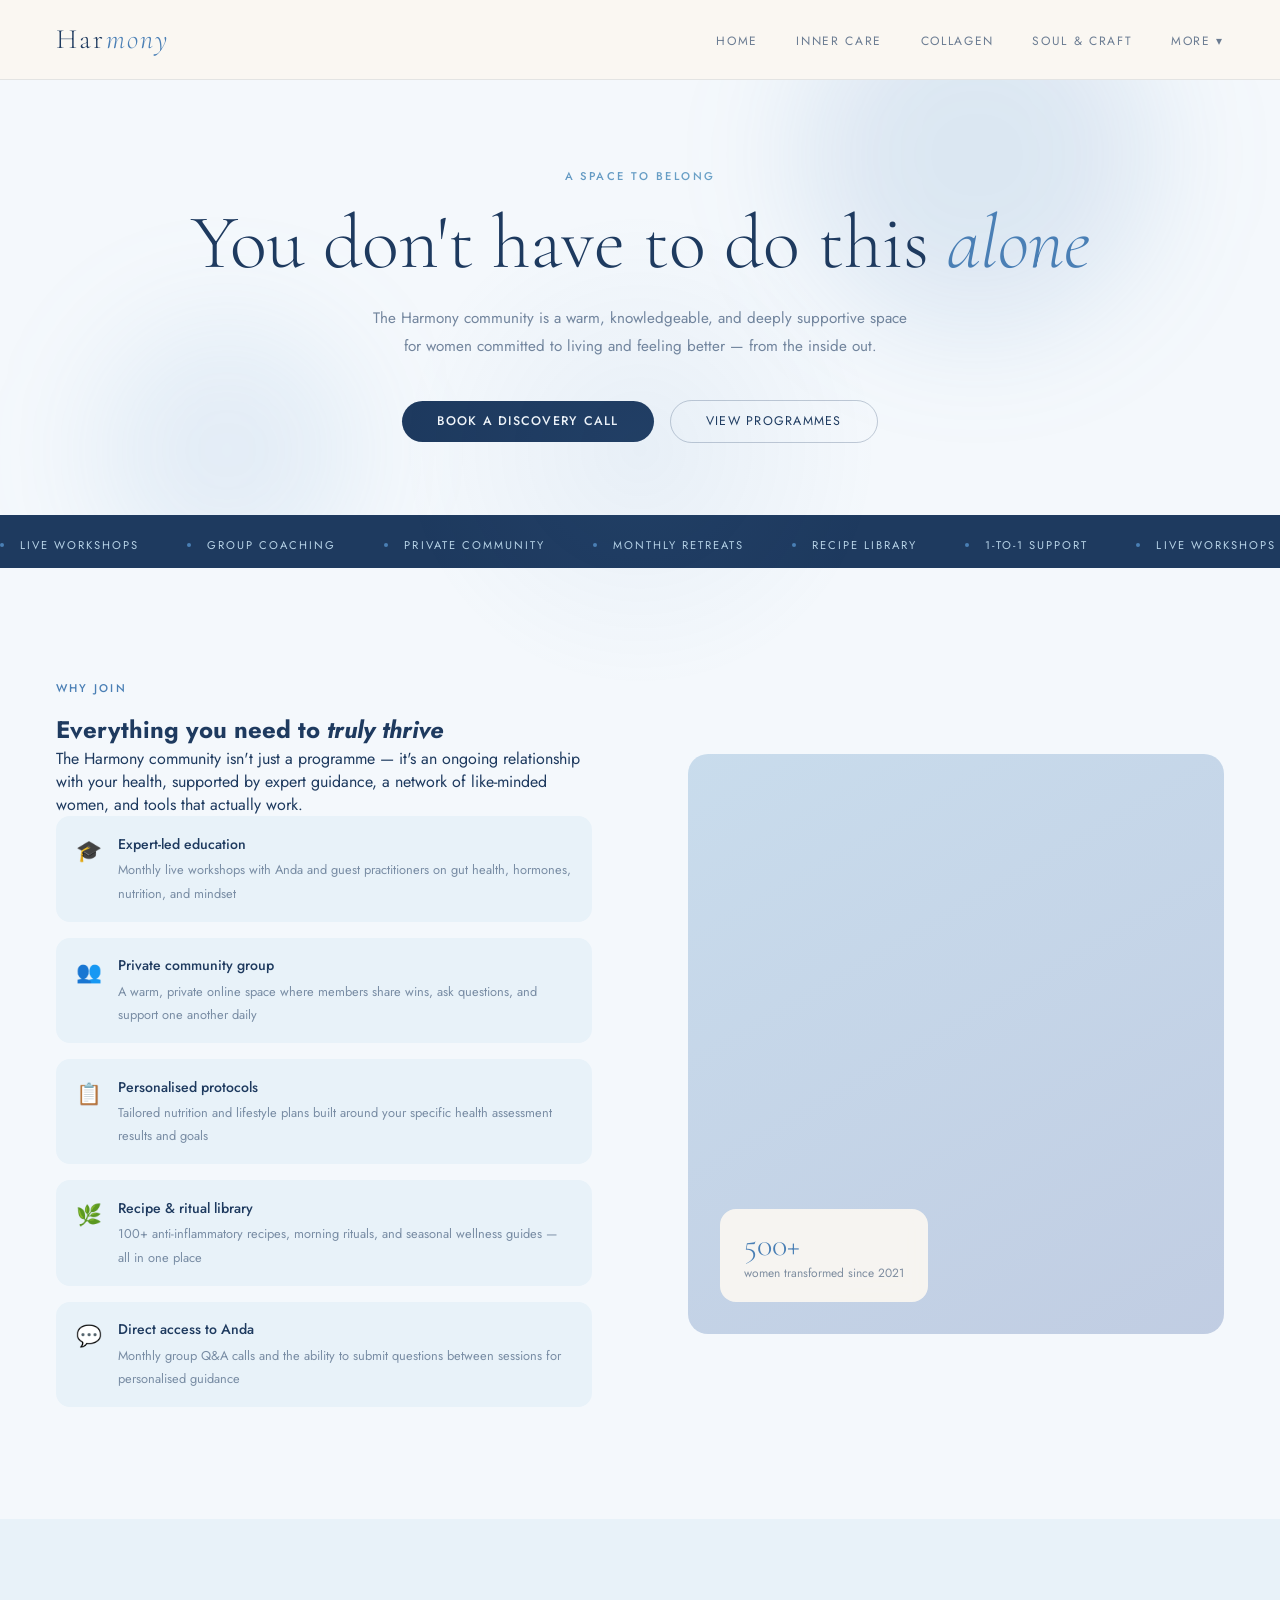
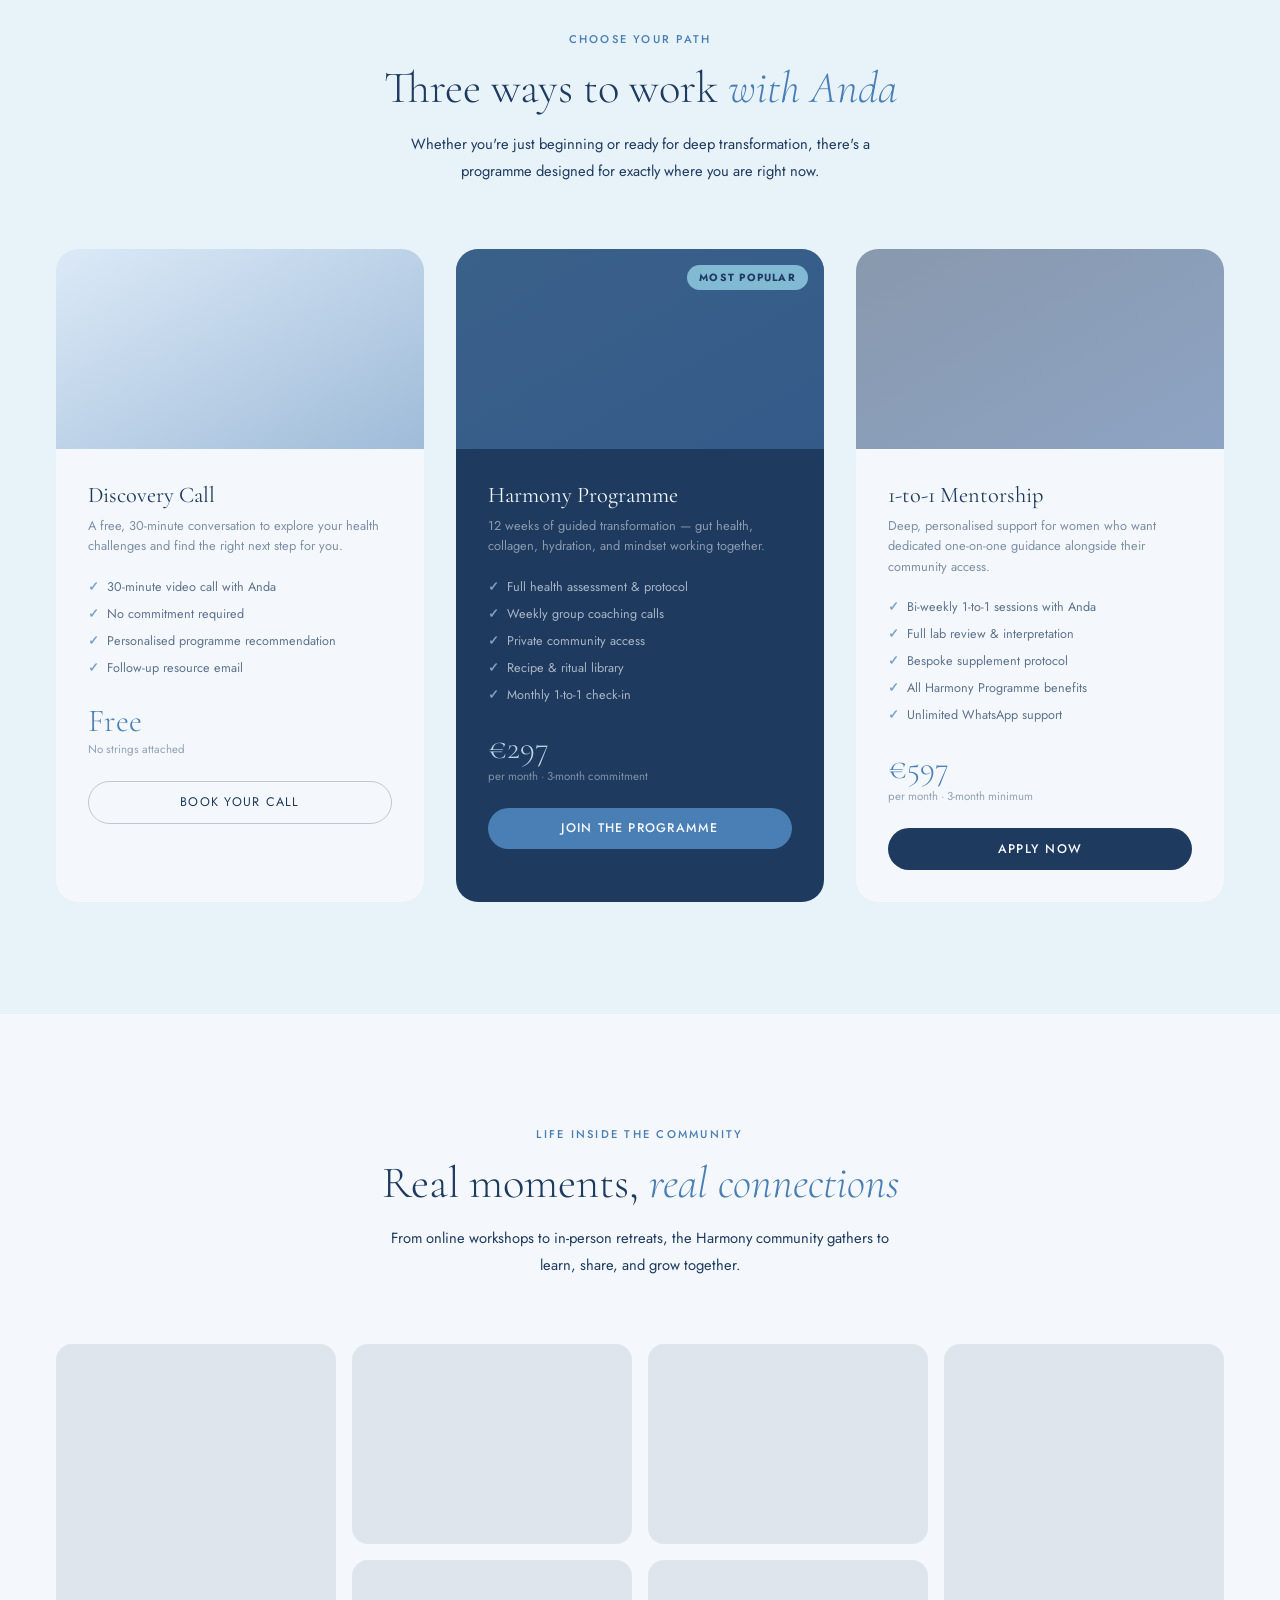
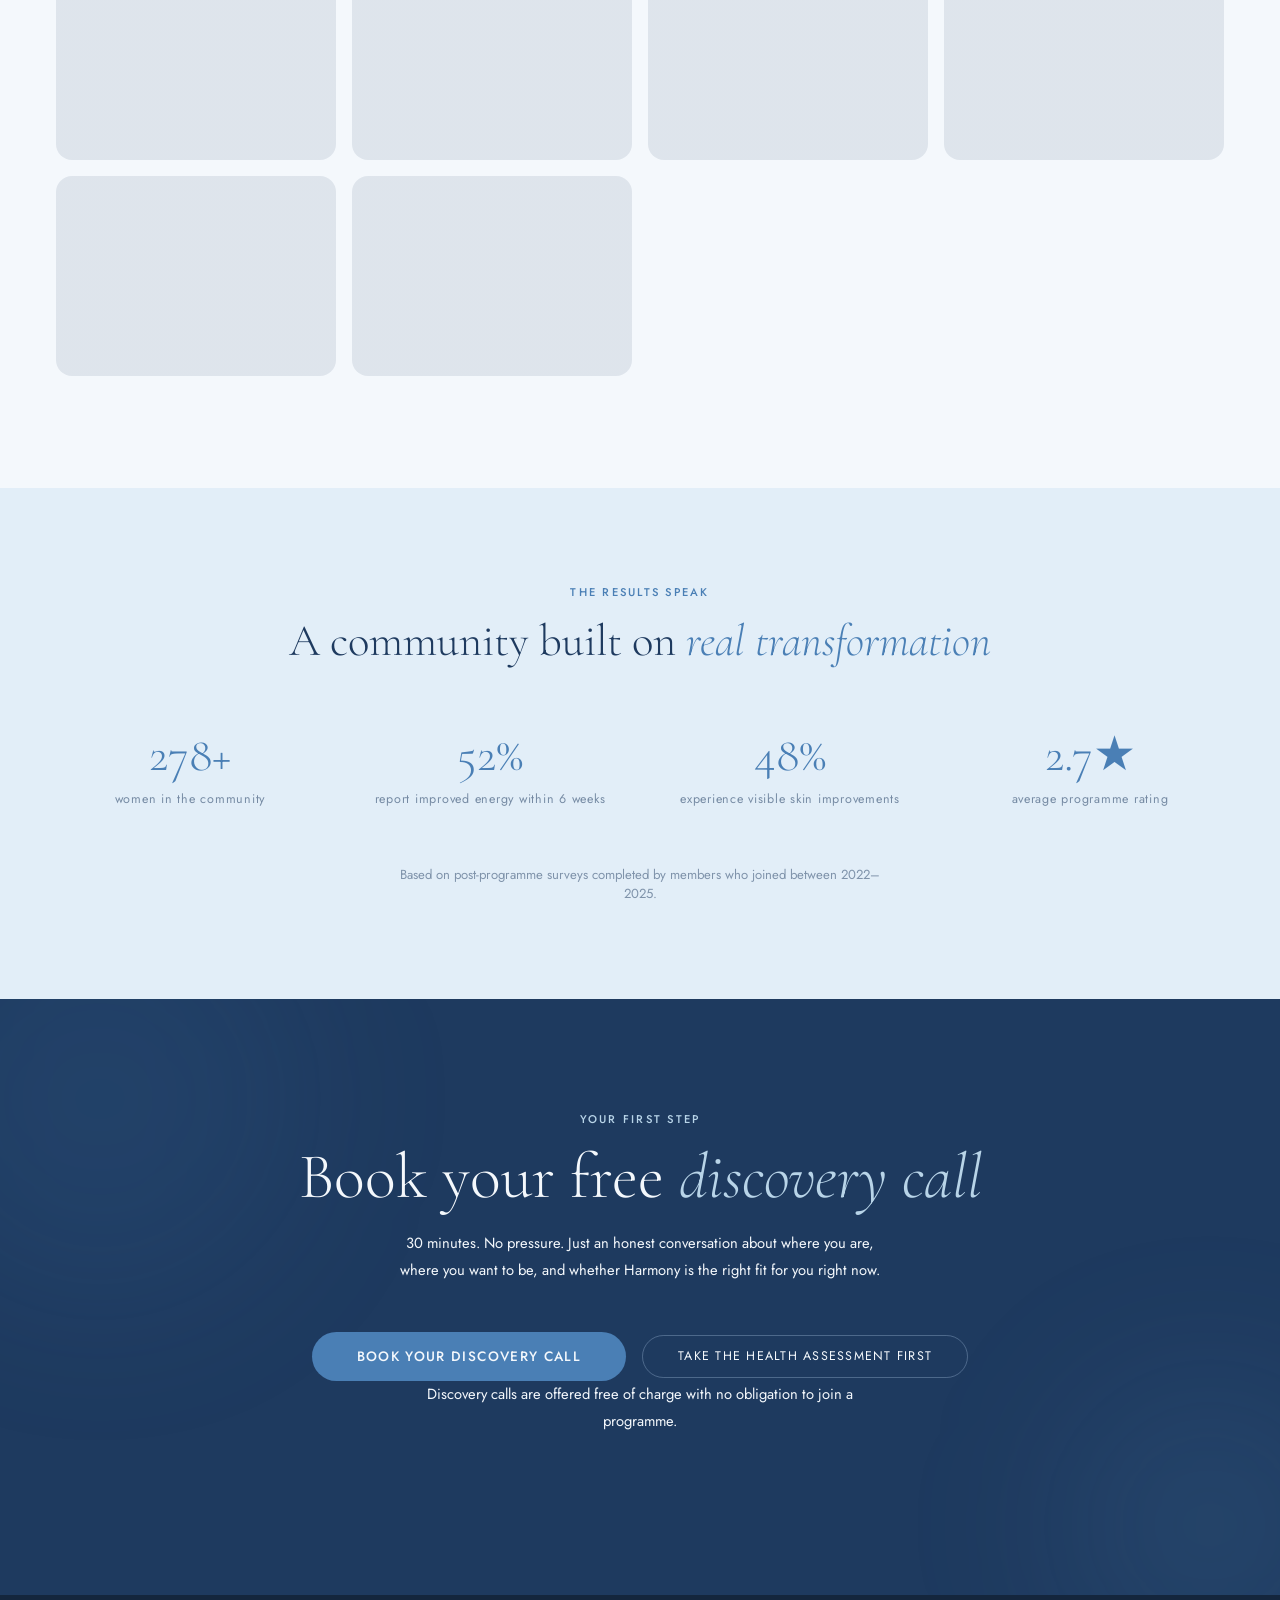
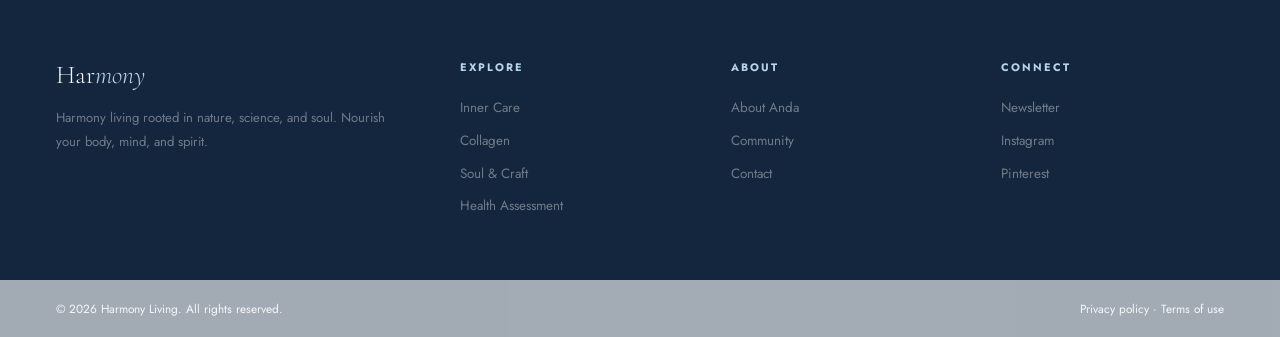
<file: community.html>
<!DOCTYPE html>
<html lang="en">
<head>
<meta charset="UTF-8">
<link rel="icon" type="image/svg+xml" href="favicon.svg">
<meta name="viewport" content="width=device-width, initial-scale=1.0">
<title>Join the Community — Harmony Living</title>
<link rel="stylesheet" href="glow.css">
<style>
/* BENEFITS */
.benefits-section{padding:7rem 3.5rem;display:grid;grid-template-columns:1fr 1fr;gap:6rem;align-items:center}
.benefits-text h2{font-family:'Cormorant Garamond',serif;font-size:clamp(2.2rem,3.5vw,3.2rem);font-weight:300;line-height:1.15;margin-bottom:1.5rem}
.benefits-text h2 em{font-style:italic;color:var(--rose)}
.benefits-text p{font-size:0.92rem;line-height:1.9;opacity:0.65;margin-bottom:2rem}
.benefit-list{list-style:none;display:flex;flex-direction:column;gap:1rem}
.benefit-list li{display:flex;align-items:flex-start;gap:1rem;padding:1.1rem 1.25rem;background:var(--light);border-radius:14px;transition:transform 0.2s,box-shadow 0.2s}
.benefit-list li:hover{transform:translateX(6px);box-shadow:4px 0 20px rgba(30,58,95,0.07)}
.benefit-list .b-icon{font-size:1.3rem;flex-shrink:0;margin-top:2px}
.benefit-list .b-text strong{display:block;font-size:0.88rem;font-weight:500;margin-bottom:0.2rem}
.benefit-list .b-text span{font-size:0.8rem;opacity:0.55;line-height:1.6}
.benefits-img{border-radius:20px;overflow:hidden;position:relative}
.benefits-img-inner{min-height:580px;background:linear-gradient(150deg,rgba(100,155,200,.3),rgba(74,106,168,.3)),url('https://picsum.photos/seed/community1/700/900')center/cover no-repeat}
.benefits-img-float{position:absolute;bottom:2rem;left:2rem;background:rgba(250,247,242,0.93);backdrop-filter:blur(8px);padding:1.25rem 1.5rem;border-radius:16px}
.benefits-img-float strong{display:block;font-family:'Cormorant Garamond',serif;font-size:2rem;font-weight:300;color:var(--rose);line-height:1}
.benefits-img-float span{font-size:0.75rem;opacity:0.55;margin-top:0.2rem;display:block}

/* PROGRAMMES */
.programmes{background:var(--light);padding:7rem 3.5rem}
.prog-grid{display:grid;grid-template-columns:repeat(3,1fr);gap:2rem;margin-top:3.5rem}
.prog-card{background:var(--cream);border-radius:22px;overflow:hidden;transition:transform 0.25s,box-shadow 0.25s;position:relative}
.prog-card:hover{transform:translateY(-8px);box-shadow:0 24px 60px rgba(30,58,95,0.12)}
.prog-card.featured-prog{background:var(--deep);color:var(--cream)}
.prog-img{height:200px;position:relative}
.pr-1{background:linear-gradient(150deg,rgba(184,212,240,.4),rgba(74,127,181,.5)),url('https://picsum.photos/seed/prog1disc/600/400')center/cover}
.pr-2{background:linear-gradient(150deg,rgba(100,155,200,.4),rgba(74,122,180,.5)),url('https://picsum.photos/seed/prog2glow/600/400')center/cover}
.pr-3{background:linear-gradient(150deg,rgba(30,58,95,.5),rgba(40,80,140,.5)),url('https://picsum.photos/seed/prog3trans/600/400')center/cover}
.prog-popular{position:absolute;top:1rem;right:1rem;background:var(--gold);color:var(--deep);font-size:0.65rem;font-weight:700;letter-spacing:0.12em;text-transform:uppercase;padding:0.3rem 0.75rem;border-radius:2rem}
.prog-body{padding:2rem}
.prog-body .prog-name{font-family:'Cormorant Garamond',serif;font-size:1.4rem;font-weight:400;margin-bottom:0.5rem}
.prog-body .prog-sub{font-size:0.8rem;opacity:0.55;margin-bottom:1.25rem;line-height:1.6}
.prog-card.featured-prog .prog-sub{opacity:0.5;color:var(--cream)}
.prog-features{list-style:none;display:flex;flex-direction:column;gap:0.5rem;margin-bottom:1.75rem}
.prog-features li{font-size:0.79rem;display:flex;gap:0.5rem;align-items:center;opacity:0.7}
.prog-features li::before{content:'✓';color:var(--rose);font-weight:700;flex-shrink:0}
.prog-card.featured-prog .prog-features li{opacity:0.65;color:var(--cream)}
.prog-card.featured-prog .prog-features li::before{color:var(--blush)}
.prog-price{font-family:'Cormorant Garamond',serif;font-size:2rem;font-weight:300;color:var(--rose);line-height:1;margin-bottom:0.25rem}
.prog-card.featured-prog .prog-price{color:var(--blush)}
.prog-price-note{font-size:0.72rem;opacity:0.45;margin-bottom:1.5rem}

/* GALLERY */
.gallery-section{padding:7rem 3.5rem}
.gallery-masonry{display:grid;grid-template-columns:repeat(4,1fr);grid-template-rows:auto;gap:1rem;margin-top:3.5rem}
.g-item{border-radius:16px;overflow:hidden;position:relative;cursor:pointer}
.g-item img{width:100%;height:100%;object-fit:cover;display:block;transition:transform 0.5s ease}
.g-item:hover img{transform:scale(1.06)}
.g-item:nth-child(1){grid-row:span 2}
.g-item:nth-child(4){grid-row:span 2}
.g-item-bg{width:100%;height:100%;min-height:200px;background-size:cover;background-position:center;transition:transform 0.5s ease}
.g-item:hover .g-item-bg{transform:scale(1.06)}
.gb-1{background:linear-gradient(rgba(30,58,95,.1),rgba(30,58,95,.1)),url('https://picsum.photos/seed/ev1glow/400/600')center/cover;min-height:400px}
.gb-2{background:linear-gradient(rgba(30,58,95,.1),rgba(30,58,95,.1)),url('https://picsum.photos/seed/ev2group/400/300')center/cover}
.gb-3{background:linear-gradient(rgba(30,58,95,.1),rgba(30,58,95,.1)),url('https://picsum.photos/seed/ev3workshop/400/300')center/cover}
.gb-4{background:linear-gradient(rgba(30,58,95,.1),rgba(30,58,95,.1)),url('https://picsum.photos/seed/ev4retreat/400/600')center/cover;min-height:400px}
.gb-5{background:linear-gradient(rgba(30,58,95,.1),rgba(30,58,95,.1)),url('https://picsum.photos/seed/ev5yoga/400/300')center/cover}
.gb-6{background:linear-gradient(rgba(30,58,95,.1),rgba(30,58,95,.1)),url('https://picsum.photos/seed/ev6food/400/300')center/cover}
.gb-7{background:linear-gradient(rgba(30,58,95,.1),rgba(30,58,95,.1)),url('https://picsum.photos/seed/ev7meditate/400/300')center/cover}
.gb-8{background:linear-gradient(rgba(30,58,95,.1),rgba(30,58,95,.1)),url('https://picsum.photos/seed/ev8circle/400/300')center/cover}
.g-overlay{position:absolute;inset:0;background:rgba(30,58,95,0);display:flex;align-items:flex-end;padding:1rem;transition:background 0.3s}
.g-item:hover .g-overlay{background:rgba(30,58,95,0.3)}
.g-label{color:white;font-size:0.72rem;font-weight:500;letter-spacing:0.1em;text-transform:uppercase;opacity:0;transition:opacity 0.3s}
.g-item:hover .g-label{opacity:1}

/* SOCIAL PROOF */
.social-proof{background:var(--sage-light);padding:6rem 3.5rem;text-align:center}
.proof-numbers{display:grid;grid-template-columns:repeat(4,1fr);gap:2rem;margin:3.5rem 0}
.proof-num{text-align:center}
.proof-num strong{display:block;font-family:'Cormorant Garamond',serif;font-size:3rem;font-weight:300;color:var(--rose);line-height:1;margin-bottom:0.4rem}
.proof-num span{font-size:0.78rem;opacity:0.55;letter-spacing:0.06em}

/* BOOK CTA */
.book-cta{background:var(--deep);padding:7rem 3.5rem;text-align:center;position:relative;overflow:hidden}
.book-cta .tag{color:var(--blush)}
.book-cta h2{font-family:'Cormorant Garamond',serif;font-size:clamp(2.5rem,5vw,4.5rem);font-weight:300;line-height:1.05;color:var(--cream);margin-bottom:1.25rem;max-width:760px;margin-left:auto;margin-right:auto}
.book-cta h2 em{font-style:italic;color:var(--blush)}
.book-cta p{font-size:0.92rem;line-height:1.85;opacity:0.5;color:var(--cream);max-width:480px;margin:0 auto 3rem}
.cta-blob-1{position:absolute;width:400px;height:400px;background:rgba(74,127,181,0.1);border-radius:50%;filter:blur(80px);top:-100px;left:-100px;pointer-events:none}
.cta-blob-2{position:absolute;width:300px;height:300px;background:rgba(100,155,200,0.1);border-radius:50%;filter:blur(80px);bottom:-80px;right:-80px;pointer-events:none}
.cta-content{position:relative;z-index:1}
.book-note{font-size:0.78rem;opacity:0.35;color:var(--cream);margin-top:1.5rem}

@media(max-width:900px){
  .prog-grid{grid-template-columns:1fr 1fr}
  .gallery-masonry{grid-template-columns:repeat(2,1fr)}
  .g-item:nth-child(1),.g-item:nth-child(4){grid-row:span 1}
  .gb-1,.gb-4{min-height:240px}
  .proof-numbers{grid-template-columns:repeat(2,1fr)}
}
@media(max-width:768px){
  .benefits-section{grid-template-columns:1fr;gap:3rem;padding:4rem 1.5rem}
  .programmes{padding:4rem 1.5rem}
  .prog-grid{grid-template-columns:1fr}
  .gallery-section{padding:4rem 1.5rem}
  .social-proof{padding:4rem 1.5rem}
  .book-cta{padding:5rem 1.5rem}
}
@media(max-width:480px){
  .gallery-masonry{grid-template-columns:1fr 1fr}
  .proof-numbers{grid-template-columns:1fr 1fr}
}
</style>
</head>
<body>

<nav>
  <a href="home.html" class="logo">Har<em>mony</em></a>
  <button class="nav-toggle" aria-label="Toggle menu"><span></span><span></span><span></span></button>
  <ul>
    <li><a href="home.html">Home</a></li>
    <li><a href="hydration.html">Inner Care</a></li>
    <li><a href="collagen.html">Collagen</a></li>
    <li><a href="blog.html">Soul &amp; Craft</a></li>
    <li class="nav-more">
      <a href="#" class="nav-more-trigger">More &#9662;</a>
      <div class="nav-dropdown">
        <a href="about.html">About Me</a>
        <a href="community.html" class="nav-active">Join the Community</a>
        <a href="assessment.html">Health Assessment</a>
        <a href="contact.html">Contact</a>
      </div>
    </li>
  </ul>
</nav>

<section class="page-hero">
  <div class="blob blob-1"></div>
  <div class="blob blob-2"></div>
  <span class="eyebrow reveal">A space to belong</span>
  <h1 class="reveal delay-1">You don't have to do this <em>alone</em></h1>
  <p class="sub reveal delay-2">The Harmony community is a warm, knowledgeable, and deeply supportive space for women committed to living and feeling better — from the inside out.</p>
  <div class="btn-group reveal delay-3" style="justify-content:center">
    <a href="#book" class="btn-primary">Book a discovery call</a>
    <a href="#programmes" class="btn-outline">View programmes</a>
  </div>
</section>

<div class="marquee-strip">
  <div class="marquee-track">
    <span class="marquee-item"><span class="mdot"></span>Live workshops</span>
    <span class="marquee-item"><span class="mdot"></span>Group coaching</span>
    <span class="marquee-item"><span class="mdot"></span>Private community</span>
    <span class="marquee-item"><span class="mdot"></span>Monthly retreats</span>
    <span class="marquee-item"><span class="mdot"></span>Recipe library</span>
    <span class="marquee-item"><span class="mdot"></span>1-to-1 support</span>
    <span class="marquee-item"><span class="mdot"></span>Live workshops</span>
    <span class="marquee-item"><span class="mdot"></span>Group coaching</span>
    <span class="marquee-item"><span class="mdot"></span>Private community</span>
    <span class="marquee-item"><span class="mdot"></span>Monthly retreats</span>
    <span class="marquee-item"><span class="mdot"></span>Recipe library</span>
    <span class="marquee-item"><span class="mdot"></span>1-to-1 support</span>
  </div>
</div>

<!-- BENEFITS -->
<section class="benefits-section">
  <div class="reveal-left">
    <span class="tag">Why join</span>
    <h2>Everything you need to <em>truly thrive</em></h2>
    <p>The Harmony community isn't just a programme — it's an ongoing relationship with your health, supported by expert guidance, a network of like-minded women, and tools that actually work.</p>
    <ul class="benefit-list">
      <li>
        <span class="b-icon">🎓</span>
        <div class="b-text"><strong>Expert-led education</strong><span>Monthly live workshops with Anda and guest practitioners on gut health, hormones, nutrition, and mindset</span></div>
      </li>
      <li>
        <span class="b-icon">👥</span>
        <div class="b-text"><strong>Private community group</strong><span>A warm, private online space where members share wins, ask questions, and support one another daily</span></div>
      </li>
      <li>
        <span class="b-icon">📋</span>
        <div class="b-text"><strong>Personalised protocols</strong><span>Tailored nutrition and lifestyle plans built around your specific health assessment results and goals</span></div>
      </li>
      <li>
        <span class="b-icon">🌿</span>
        <div class="b-text"><strong>Recipe &amp; ritual library</strong><span>100+ anti-inflammatory recipes, morning rituals, and seasonal wellness guides — all in one place</span></div>
      </li>
      <li>
        <span class="b-icon">💬</span>
        <div class="b-text"><strong>Direct access to Anda</strong><span>Monthly group Q&amp;A calls and the ability to submit questions between sessions for personalised guidance</span></div>
      </li>
    </ul>
  </div>
  <div class="benefits-img reveal-right">
    <div class="benefits-img-inner img-shimmer">
      <div class="benefits-img-float"><strong>500+</strong><span>women transformed since 2021</span></div>
    </div>
  </div>
</section>

<!-- PROGRAMMES -->
<section class="programmes" id="programmes">
  <div class="section-header">
    <span class="tag reveal">Choose your path</span>
    <h2 class="reveal delay-1">Three ways to work <em>with Anda</em></h2>
    <p class="reveal delay-2">Whether you're just beginning or ready for deep transformation, there's a programme designed for exactly where you are right now.</p>
  </div>
  <div class="prog-grid">
    <div class="prog-card reveal delay-1">
      <div class="prog-img pr-1 img-shimmer"></div>
      <div class="prog-body">
        <div class="prog-name">Discovery Call</div>
        <div class="prog-sub">A free, 30-minute conversation to explore your health challenges and find the right next step for you.</div>
        <ul class="prog-features">
          <li>30-minute video call with Anda</li>
          <li>No commitment required</li>
          <li>Personalised programme recommendation</li>
          <li>Follow-up resource email</li>
        </ul>
        <div class="prog-price">Free</div>
        <div class="prog-price-note">No strings attached</div>
        <a href="#book" class="btn-outline" style="width:100%;text-align:center;display:block">Book your call</a>
      </div>
    </div>
    <div class="prog-card featured-prog reveal delay-2">
      <div class="prog-img pr-2 img-shimmer"><div class="prog-popular">Most popular</div></div>
      <div class="prog-body">
        <div class="prog-name" style="color:var(--cream)">Harmony Programme</div>
        <div class="prog-sub">12 weeks of guided transformation — gut health, collagen, hydration, and mindset working together.</div>
        <ul class="prog-features">
          <li>Full health assessment &amp; protocol</li>
          <li>Weekly group coaching calls</li>
          <li>Private community access</li>
          <li>Recipe &amp; ritual library</li>
          <li>Monthly 1-to-1 check-in</li>
        </ul>
        <div class="prog-price">€297</div>
        <div class="prog-price-note" style="color:var(--cream)">per month · 3-month commitment</div>
        <a href="#book" class="btn-rose" style="width:100%;text-align:center;display:block">Join the programme</a>
      </div>
    </div>
    <div class="prog-card reveal delay-3">
      <div class="prog-img pr-3 img-shimmer"></div>
      <div class="prog-body">
        <div class="prog-name">1-to-1 Mentorship</div>
        <div class="prog-sub">Deep, personalised support for women who want dedicated one-on-one guidance alongside their community access.</div>
        <ul class="prog-features">
          <li>Bi-weekly 1-to-1 sessions with Anda</li>
          <li>Full lab review &amp; interpretation</li>
          <li>Bespoke supplement protocol</li>
          <li>All Harmony Programme benefits</li>
          <li>Unlimited WhatsApp support</li>
        </ul>
        <div class="prog-price">€597</div>
        <div class="prog-price-note">per month · 3-month minimum</div>
        <a href="#book" class="btn-primary" style="width:100%;text-align:center;display:block">Apply now</a>
      </div>
    </div>
  </div>
</section>

<!-- PHOTO GALLERY -->
<section class="gallery-section">
  <div class="section-header">
    <span class="tag reveal">Life inside the community</span>
    <h2 class="reveal delay-1">Real moments, <em>real connections</em></h2>
    <p class="reveal delay-2">From online workshops to in-person retreats, the Harmony community gathers to learn, share, and grow together.</p>
  </div>
  <div class="gallery-masonry reveal-scale">
    <div class="g-item"><div class="g-item-bg gb-1"></div><div class="g-overlay"><span class="g-label">Seasonal retreat</span></div></div>
    <div class="g-item"><div class="g-item-bg gb-2"></div><div class="g-overlay"><span class="g-label">Group workshop</span></div></div>
    <div class="g-item"><div class="g-item-bg gb-3"></div><div class="g-overlay"><span class="g-label">Cooking class</span></div></div>
    <div class="g-item"><div class="g-item-bg gb-4"></div><div class="g-overlay"><span class="g-label">Wellness circle</span></div></div>
    <div class="g-item"><div class="g-item-bg gb-5"></div><div class="g-overlay"><span class="g-label">Morning movement</span></div></div>
    <div class="g-item"><div class="g-item-bg gb-6"></div><div class="g-overlay"><span class="g-label">Nourishing food</span></div></div>
    <div class="g-item"><div class="g-item-bg gb-7"></div><div class="g-overlay"><span class="g-label">Breathwork session</span></div></div>
    <div class="g-item"><div class="g-item-bg gb-8"></div><div class="g-overlay"><span class="g-label">Community gathering</span></div></div>
  </div>
</section>

<!-- SOCIAL PROOF NUMBERS -->
<section class="social-proof">
  <div class="section-header">
    <span class="tag reveal">The results speak</span>
    <h2 class="reveal delay-1">A community built on <em>real transformation</em></h2>
  </div>
  <div class="proof-numbers">
    <div class="proof-num reveal delay-1"><strong>500+</strong><span>women in the community</span></div>
    <div class="proof-num reveal delay-2"><strong>94%</strong><span>report improved energy within 6 weeks</span></div>
    <div class="proof-num reveal delay-3"><strong>87%</strong><span>experience visible skin improvements</span></div>
    <div class="proof-num reveal delay-4"><strong>4.9★</strong><span>average programme rating</span></div>
  </div>
  <p class="reveal" style="font-size:0.82rem;opacity:0.5;max-width:480px;margin:0 auto">Based on post-programme surveys completed by members who joined between 2022–2025.</p>
</section>

<!-- BOOK A DISCOVERY CALL -->
<section class="book-cta" id="book">
  <div class="cta-blob-1"></div>
  <div class="cta-blob-2"></div>
  <div class="cta-content">
    <span class="tag reveal">Your first step</span>
    <h2 class="reveal delay-1">Book your free <em>discovery call</em></h2>
    <p class="reveal delay-2">30 minutes. No pressure. Just an honest conversation about where you are, where you want to be, and whether Harmony is the right fit for you right now.</p>
    <div class="btn-group reveal delay-3" style="justify-content:center">
      <a href="contact.html" class="btn-rose" style="font-size:0.85rem;padding:1.1rem 2.8rem">Book your discovery call</a>
      <a href="assessment.html" class="btn-outline" style="border-color:rgba(184,212,240,0.3);color:var(--cream)">Take the health assessment first</a>
    </div>
    <p class="book-note reveal delay-4">Discovery calls are offered free of charge with no obligation to join a programme.</p>
  </div>
</section>

<footer>
  <div>
    <a href="home.html" class="f-logo">Har<em>mony</em></a>
    <p class="f-desc">Harmony living rooted in nature, science, and soul. Nourish your body, mind, and spirit.</p>
  </div>
  <div class="f-col">
    <h4>Explore</h4>
    <ul>
      <li><a href="hydration.html">Inner Care</a></li>
      <li><a href="collagen.html">Collagen</a></li>
      <li><a href="blog.html">Soul &amp; Craft</a></li>
      <li><a href="assessment.html">Health Assessment</a></li>
    </ul>
  </div>
  <div class="f-col">
    <h4>About</h4>
    <ul>
      <li><a href="about.html">About Anda</a></li>
      <li><a href="community.html">Community</a></li>
      <li><a href="contact.html">Contact</a></li>
    </ul>
  </div>
  <div class="f-col">
    <h4>Connect</h4>
    <ul>
      <li><a href="#">Newsletter</a></li>
      <li><a href="#">Instagram</a></li>
      <li><a href="#">Pinterest</a></li>
    </ul>
  </div>
</footer>
<div class="f-bottom">
  <span>© 2026 Harmony Living. All rights reserved.</span>
  <span>Privacy policy · Terms of use</span>
</div>

<script src="glow.js"></script>
<script>
// Counter animation for proof numbers
function countUp(el, target, suffix) {
  const dur = 1800, start = performance.now();
  (function update(now) {
    const p = Math.min((now - start) / dur, 1);
    const eased = 1 - Math.pow(1 - p, 3);
    el.textContent = (suffix === '★' ? (eased * target).toFixed(1) : Math.floor(eased * target)) + suffix;
    if (p < 1) requestAnimationFrame(update);
    else el.textContent = target + suffix;
  })(start);
}
const cObserver = new IntersectionObserver(entries => {
  entries.forEach(e => {
    if (!e.isIntersecting) return;
    const el = e.target;
    const text = el.textContent;
    if (text.includes('+')) countUp(el, parseInt(text), '+');
    else if (text.includes('%')) countUp(el, parseInt(text), '%');
    else if (text.includes('★')) countUp(el, 4.9, '★');
    cObserver.unobserve(el);
  });
}, { threshold: 0.7 });
document.querySelectorAll('.proof-num strong').forEach(el => cObserver.observe(el));
</script>
</body>
</html>
</file>
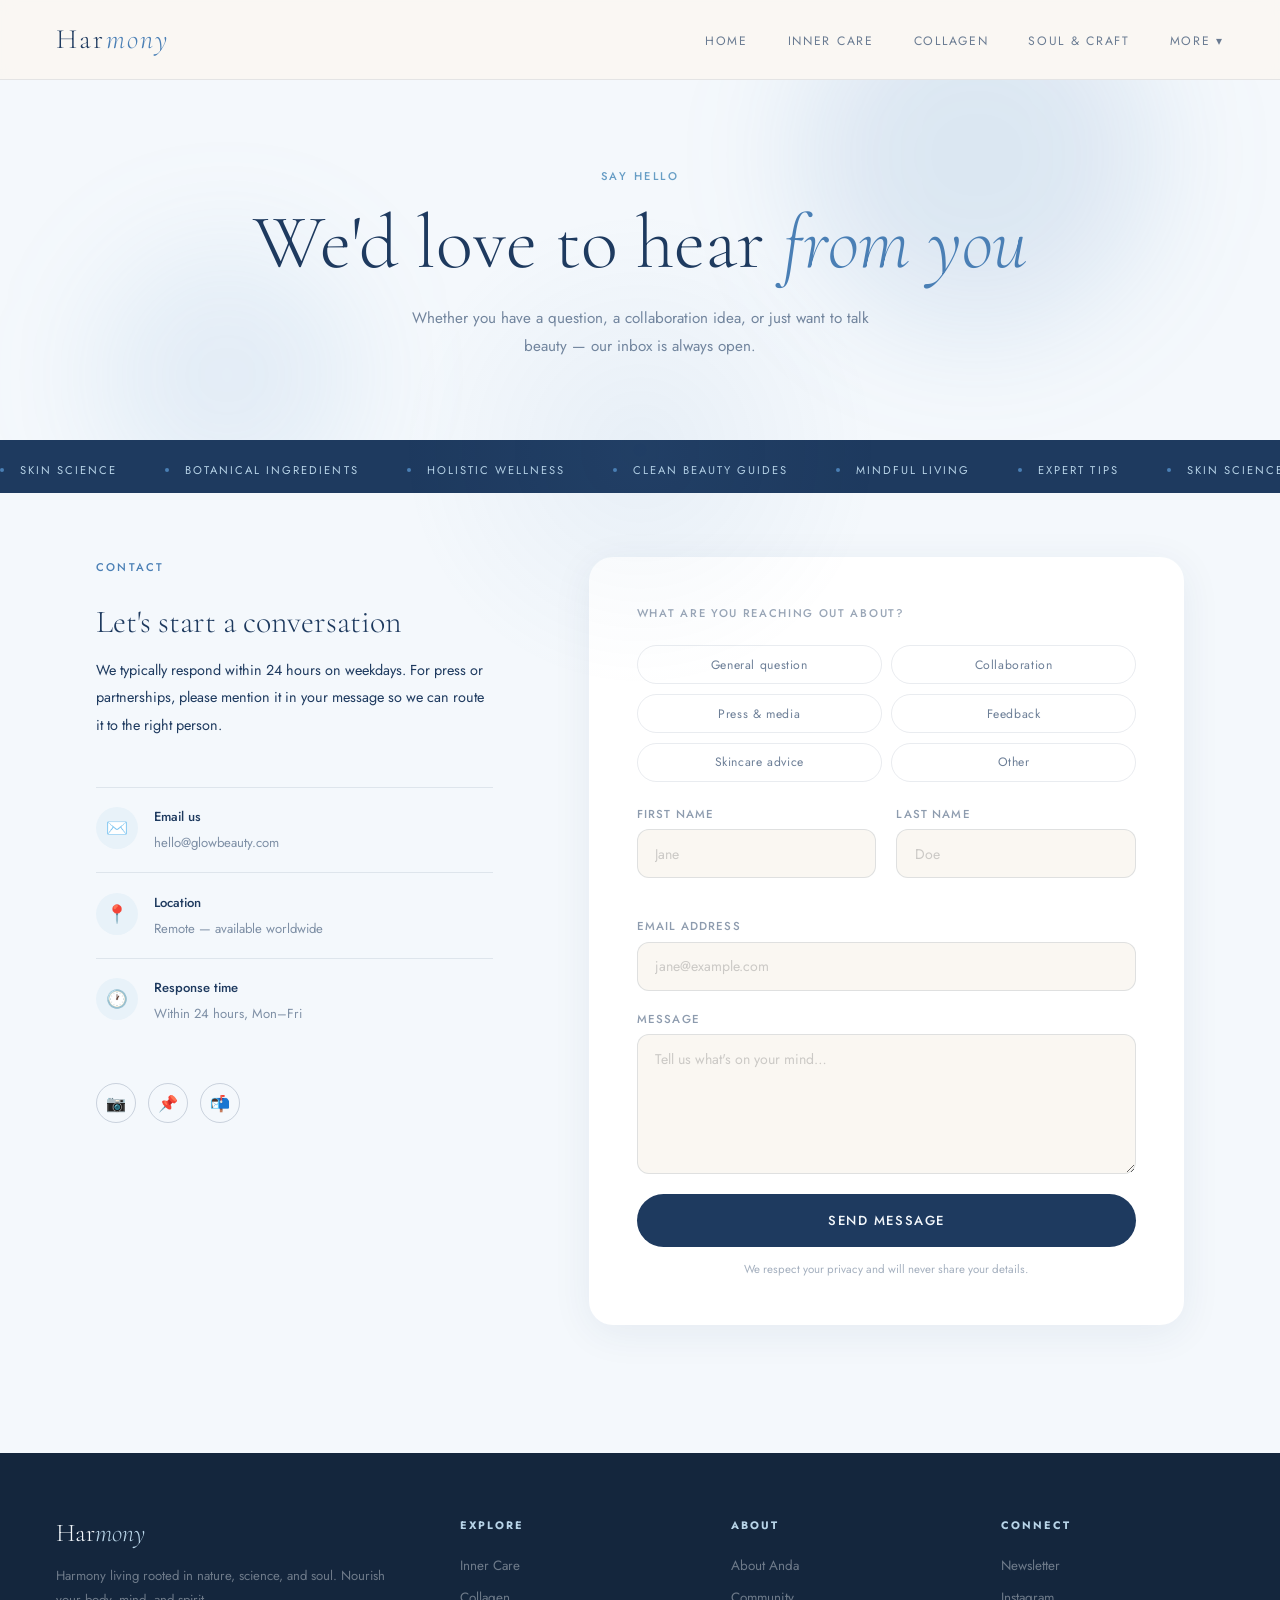
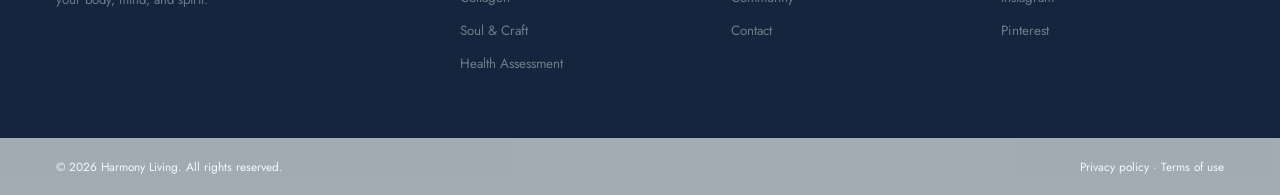
<file: contact.html>
<!DOCTYPE html>
<html lang="en">
<head>
<meta charset="UTF-8">
<link rel="icon" type="image/svg+xml" href="favicon.svg">
<meta name="viewport" content="width=device-width, initial-scale=1.0">
<title>Get in touch — Harmony</title>
<link href="https://fonts.googleapis.com/css2?family=Cormorant+Garamond:ital,wght@0,300;0,400;1,300;1,400&family=Jost:wght@300;400;500&display=swap" rel="stylesheet">
<style>
*,*::before,*::after{box-sizing:border-box;margin:0;padding:0}
:root{
  --cream:#F4F8FC;--blush:#B8D4E8;--rose:#4A7FB5;--deep:#1E3A5F;
  --sage:#6B9BB8;--gold:#82BAD4;--light:#E8F2F9;--sage-light:#E2EEF8;
}
html{scroll-behavior:smooth}
body{font-family:'Jost',sans-serif;background:var(--cream);color:var(--deep);overflow-x:hidden}

/* SCROLL REVEAL */
.reveal{opacity:0;transform:translateY(48px);transition:opacity 0.8s ease,transform 0.8s ease}
.reveal.visible{opacity:1;transform:translateY(0)}
.reveal-left{opacity:0;transform:translateX(-48px);transition:opacity 0.9s ease,transform 0.9s ease}
.reveal-left.visible{opacity:1;transform:translateX(0)}
.reveal-right{opacity:0;transform:translateX(48px);transition:opacity 0.9s ease,transform 0.9s ease}
.reveal-right.visible{opacity:1;transform:translateX(0)}
.delay-1{transition-delay:0.1s}.delay-2{transition-delay:0.2s}.delay-3{transition-delay:0.3s}.delay-4{transition-delay:0.4s}

/* NAV */
nav{
  display:flex;justify-content:space-between;align-items:center;
  padding:1.4rem 3.5rem;background:rgba(250,247,242,0.92);
  position:sticky;top:0;z-index:200;
  border-bottom:0.5px solid rgba(30,58,95,0.1);
  backdrop-filter:blur(8px);
  transition:padding 0.35s ease,box-shadow 0.35s ease;
}
nav.scrolled{padding-top:0.8rem;padding-bottom:0.8rem;box-shadow:0 4px 24px rgba(30,58,95,0.09)}
.logo{font-family:'Cormorant Garamond',serif;font-size:1.75rem;font-weight:300;letter-spacing:0.08em;text-decoration:none;color:var(--deep)}
.logo em{font-style:italic;color:var(--rose)}
nav ul{list-style:none;display:flex;gap:2.5rem}
nav ul a{text-decoration:none;font-size:0.76rem;font-weight:400;letter-spacing:0.14em;text-transform:uppercase;color:var(--deep);opacity:0.65;transition:opacity 0.2s;position:relative}
nav ul a::after{content:'';position:absolute;bottom:-3px;left:0;right:0;height:1px;background:var(--rose);transform:scaleX(0);transform-origin:right;transition:transform 0.3s ease}
nav ul a:hover{opacity:1}
nav ul a:hover::after{transform:scaleX(1);transform-origin:left}
.nav-btn{background:var(--deep);color:var(--cream)!important;opacity:1!important;padding:0.55rem 1.3rem;border-radius:2rem;font-size:0.74rem!important}
.nav-btn::after{display:none!important}

/* PAGE HERO */
.page-hero{
  padding:88px 56px 80px;
  text-align:center;
  position:relative;
  overflow:hidden;
}
.page-hero .tag{font-size:0.7rem;letter-spacing:0.22em;text-transform:uppercase;color:var(--rose);margin-bottom:1.2rem;font-weight:500;display:block;
  background:linear-gradient(90deg,var(--rose),var(--gold),var(--rose));background-size:200% auto;
  -webkit-background-clip:text;-webkit-text-fill-color:transparent;background-clip:text;
  animation:gradient-text 4s linear infinite;
}
@keyframes gradient-text{0%{background-position:0% center}100%{background-position:200% center}}
.page-hero h1{font-family:'Cormorant Garamond',serif;font-size:clamp(3rem,6vw,5.5rem);font-weight:300;line-height:1.05;margin-bottom:1.25rem}
.page-hero h1 em{font-style:italic;color:var(--rose)}
.page-hero p{font-size:0.95rem;line-height:1.85;opacity:0.6;max-width:480px;margin:0 auto}

/* Decorative blobs */
.blob{position:absolute;border-radius:50%;filter:blur(60px);pointer-events:none;z-index:0}
.blob-1{width:350px;height:350px;background:rgba(74,127,181,0.14);top:-100px;right:10%;animation:float1 8s ease-in-out infinite}
.blob-2{width:250px;height:250px;background:rgba(100,155,200,0.12);bottom:-60px;left:8%;animation:float2 10s ease-in-out infinite}
@keyframes float1{0%,100%{transform:translateY(0) scale(1)}50%{transform:translateY(-28px) scale(1.04)}}
@keyframes float2{0%,100%{transform:translateY(0) scale(1)}50%{transform:translateY(20px) scale(0.97)}}
.page-hero > *{position:relative;z-index:1}
.page-hero > .blob{position:absolute;z-index:0}

/* CONTACT LAYOUT */
.contact-section{
  padding:4rem 3.5rem 8rem;
  display:grid;
  grid-template-columns:1fr 1.5fr;
  gap:6rem;
  align-items:start;
  max-width:1200px;
  margin:0 auto;
}

/* INFO SIDE */
.contact-info .info-label{font-size:0.7rem;letter-spacing:0.2em;text-transform:uppercase;color:var(--rose);font-weight:500;margin-bottom:1.5rem}
.contact-info h2{font-family:'Cormorant Garamond',serif;font-size:clamp(1.8rem,2.5vw,2.5rem);font-weight:300;line-height:1.2;margin-bottom:1rem}
.contact-info p{font-size:0.9rem;line-height:1.9;opacity:0.6;margin-bottom:3rem}

.info-card{display:flex;align-items:flex-start;gap:1rem;padding:1.2rem 0;border-top:0.5px solid rgba(30,58,95,0.1)}
.info-card:last-of-type{border-bottom:0.5px solid rgba(30,58,95,0.1)}
.info-icon{
  width:42px;height:42px;border-radius:50%;
  background:var(--light);display:flex;align-items:center;justify-content:center;
  font-size:1.1rem;flex-shrink:0;
  transition:background 0.25s,transform 0.25s;
}
.info-card:hover .info-icon{background:var(--blush);transform:scale(1.08)}
.info-card-text strong{display:block;font-size:0.82rem;font-weight:500;margin-bottom:0.25rem}
.info-card-text span{font-size:0.82rem;opacity:0.55}

.social-row{display:flex;gap:0.75rem;margin-top:2.5rem}
.social-btn{
  width:40px;height:40px;border-radius:50%;
  border:0.5px solid rgba(30,58,95,0.2);
  display:flex;align-items:center;justify-content:center;
  font-size:1rem;cursor:pointer;
  transition:background 0.25s,border-color 0.25s,transform 0.25s;
  text-decoration:none;
}
.social-btn:hover{background:var(--rose);border-color:var(--rose);transform:translateY(-3px)}

/* FORM SIDE */
.contact-form-wrap{
  background:white;
  border-radius:24px;
  padding:3rem;
  box-shadow:0 8px 40px rgba(30,58,95,0.07);
}
.form-row{display:grid;grid-template-columns:1fr 1fr;gap:1.25rem;margin-bottom:1.25rem}
.form-group{display:flex;flex-direction:column;gap:0.45rem;margin-bottom:1.25rem}
.form-group label{font-size:0.72rem;letter-spacing:0.1em;text-transform:uppercase;opacity:0.5;font-weight:500}
.form-control{
  background:#FAF7F2;border:1px solid rgba(30,58,95,0.12);
  color:var(--deep);font-family:'Jost',sans-serif;font-size:0.88rem;
  padding:0.85rem 1.1rem;border-radius:12px;outline:none;
  transition:border-color 0.25s,box-shadow 0.25s;
  width:100%;
}
.form-control:focus{border-color:var(--rose);box-shadow:0 0 0 3px rgba(74,127,181,0.1)}
.form-control::placeholder{opacity:0.35}
textarea.form-control{resize:vertical;min-height:140px}

.topic-grid{display:grid;grid-template-columns:1fr 1fr;gap:0.6rem;margin-bottom:1.5rem}
.topic-btn{
  padding:0.6rem 0.9rem;border-radius:2rem;
  border:1px solid rgba(30,58,95,0.15);
  background:transparent;font-family:'Jost',sans-serif;
  font-size:0.76rem;letter-spacing:0.05em;cursor:pointer;
  color:var(--deep);opacity:0.65;
  transition:all 0.2s;text-align:center;
}
.topic-btn:hover,.topic-btn.active{background:var(--rose);border-color:var(--rose);color:white;opacity:1}

.submit-btn{
  width:100%;background:var(--deep);color:var(--cream);
  border:none;font-family:'Jost',sans-serif;
  font-size:0.82rem;font-weight:500;letter-spacing:0.12em;
  text-transform:uppercase;padding:1.05rem;border-radius:2rem;
  cursor:pointer;
  transition:background 0.25s,transform 0.2s;
  position:relative;overflow:hidden;
}
.submit-btn:hover{background:var(--rose);transform:translateY(-2px)}
.form-note{font-size:0.72rem;opacity:0.4;text-align:center;margin-top:0.9rem}

/* RIPPLE */
.ripple{position:absolute;border-radius:50%;background:rgba(255,255,255,0.28);transform:scale(0);animation:ripple-anim 0.55s linear;pointer-events:none}
@keyframes ripple-anim{to{transform:scale(4);opacity:0}}

/* SUCCESS STATE */
.success-msg{
  display:none;text-align:center;padding:2rem 0;
}
.success-icon{font-size:3rem;margin-bottom:1rem;display:block;animation:pop 0.4s cubic-bezier(0.175,0.885,0.32,1.275)}
@keyframes pop{from{transform:scale(0)}to{transform:scale(1)}}
.success-msg h3{font-family:'Cormorant Garamond',serif;font-size:1.8rem;font-weight:300;margin-bottom:0.5rem}
.success-msg p{font-size:0.88rem;opacity:0.55;line-height:1.8}

/* MARQUEE (divider) */
.marquee-strip{background:var(--deep);padding:0.95rem 0;overflow:hidden;white-space:nowrap}
.marquee-track{display:inline-flex;gap:3rem;animation:marquee 20s linear infinite}
@keyframes marquee{from{transform:translateX(0)}to{transform:translateX(-50%)}}
.marquee-item{font-size:0.7rem;font-weight:400;letter-spacing:0.18em;text-transform:uppercase;color:var(--blush);display:flex;align-items:center;gap:1rem}
.mdot{width:4px;height:4px;border-radius:50%;background:var(--rose);flex-shrink:0}

/* FOOTER */
footer{background:#14263D;color:var(--cream);padding:4rem 3.5rem;display:grid;grid-template-columns:1.6fr 1fr 1fr 1fr;gap:3rem}
.f-logo{font-family:'Cormorant Garamond',serif;font-size:1.6rem;font-weight:300;color:var(--cream);margin-bottom:1rem;display:block;text-decoration:none}
.f-logo em{font-style:italic;color:var(--blush)}
.f-desc{font-size:0.82rem;line-height:1.8;opacity:0.4}
.f-col h4{font-size:0.68rem;letter-spacing:0.18em;text-transform:uppercase;margin-bottom:1.25rem;color:var(--blush)}
.f-col ul{list-style:none;display:flex;flex-direction:column;gap:0.6rem}
.f-col ul a{text-decoration:none;font-size:0.84rem;color:var(--cream);opacity:0.4;transition:opacity 0.2s}
.f-col ul a:hover{opacity:0.9}
.f-bottom{background:#0D1E30;padding:1.25rem 3.5rem;display:flex;justify-content:space-between;font-size:0.74rem;opacity:0.35;color:var(--cream)}

/* CURSOR GLOW */
.cursor-glow{position:fixed;width:480px;height:480px;background:radial-gradient(circle,rgba(74,127,181,0.07) 0%,transparent 70%);border-radius:50%;pointer-events:none;transform:translate(-50%,-50%);z-index:9999}

/* ACTIVE NAV STATE */
.nav-active{opacity:1!important}
.nav-active::after{transform:scaleX(1)!important;transform-origin:left!important}

/* NAV DROPDOWN */
.nav-more{position:relative}
.nav-more-trigger{cursor:pointer;user-select:none}
.nav-dropdown{display:none;position:absolute;top:calc(100% + 14px);right:0;background:rgba(250,247,242,0.98);backdrop-filter:blur(10px);border:0.5px solid rgba(30,58,95,0.1);border-radius:14px;padding:0.5rem 0;min-width:195px;box-shadow:0 12px 40px rgba(30,58,95,0.13);flex-direction:column}
.nav-more.open .nav-dropdown{display:flex}
.nav-dropdown a{padding:0.7rem 1.3rem;font-size:0.73rem;font-weight:400;letter-spacing:0.12em;text-transform:uppercase;color:var(--deep);opacity:0.65;transition:opacity 0.2s,background 0.2s;text-decoration:none}
.nav-dropdown a::after{display:none!important}
.nav-dropdown a:hover{opacity:1;background:rgba(74,127,181,0.07)}
.nav-toggle{display:none;flex-direction:column;gap:5px;background:none;border:none;cursor:pointer;padding:6px}
.nav-toggle span{display:block;width:22px;height:1.5px;background:var(--deep);transition:transform 0.3s,opacity 0.3s}
@media(max-width:768px){
  nav{padding:1rem 1.5rem}
  nav ul{display:none;flex-direction:column;gap:0;position:absolute;top:100%;left:0;right:0;background:rgba(250,247,242,0.98);backdrop-filter:blur(12px);border-bottom:0.5px solid rgba(30,58,95,0.1);padding:0.5rem 0;align-items:stretch}
  nav ul.mobile-open{display:flex}
  nav ul li{border-top:0.5px solid rgba(30,58,95,0.06)}
  nav ul a{padding:0.9rem 1.5rem;display:block;opacity:0.75;font-size:0.8rem}
  .nav-toggle{display:flex}
  .nav-more .nav-dropdown{position:static;border:none;box-shadow:none;background:rgba(30,58,95,0.04);border-radius:0;padding:0;display:none}
  .nav-more.open .nav-dropdown{display:flex}
  .nav-dropdown a{padding:0.8rem 2.5rem;font-size:0.78rem}
  .page-hero{padding:3.5rem 1.5rem 2.5rem}
  .page-hero h1{font-size:clamp(2.4rem,7vw,4rem)}
  .contact-section{grid-template-columns:1fr;gap:2.5rem;padding:2.5rem 1.5rem 4rem}
  .contact-form-wrap{padding:2rem 1.5rem;border-radius:18px}
  .topic-grid{grid-template-columns:1fr 1fr;gap:0.5rem}
  .topic-btn{font-size:0.72rem;padding:0.55rem 0.7rem}
  .submit-btn{font-size:0.76rem;letter-spacing:0.1em;padding:1rem}
  footer{grid-template-columns:1fr 1fr;gap:2rem;padding:3rem 1.5rem}
  .f-bottom{padding:1rem 1.5rem;flex-direction:column;gap:0.5rem;text-align:center}
}
@media(max-width:480px){
  .page-hero{padding:2.5rem 1.2rem 2rem}
  .page-hero h1{font-size:clamp(2rem,8.5vw,2.8rem)}
  .contact-section{padding:2rem 1.2rem 3.5rem;gap:2rem}
  .contact-form-wrap{padding:1.5rem 1.1rem;border-radius:16px}
  .form-row{grid-template-columns:1fr}
  .topic-grid{grid-template-columns:1fr 1fr}
  .topic-btn{font-size:0.7rem;padding:0.5rem 0.6rem}
  .submit-btn{font-size:0.72rem;letter-spacing:0.08em;padding:0.95rem}
  footer{grid-template-columns:1fr;padding:2.5rem 1.2rem}
  .f-bottom{padding:1rem 1.2rem}
  .social-row{gap:0.6rem}
}
</style>
</head>
<body>
<script>
(function(){
  var ov=document.createElement('div');
  ov.style.cssText='position:fixed;inset:0;background:#F4F8FC;z-index:99999;opacity:1;transition:opacity 0.38s ease;pointer-events:none';
  document.body.appendChild(ov);
  (document.fonts?document.fonts.ready:Promise.resolve()).then(function(){requestAnimationFrame(function(){ov.style.opacity='0';});});
  document.addEventListener('click',function(e){
    var link=e.target.closest('a[href]');if(!link)return;
    var href=link.getAttribute('href');
    if(!href||href.startsWith('#')||href.startsWith('http')||href.startsWith('mailto')||href.startsWith('tel')||link.target==='_blank')return;
    e.preventDefault();ov.style.opacity='1';setTimeout(function(){window.location.href=href;},400);
  });
})();
</script>

<nav>
  <a href="home.html" class="logo">Har<em>mony</em></a>
  <button class="nav-toggle" aria-label="Toggle menu"><span></span><span></span><span></span></button>
  <ul>
    <li><a href="home.html">Home</a></li>
    <li><a href="hydration.html">Inner Care</a></li>
    <li><a href="collagen.html">Collagen</a></li>
    <li><a href="blog.html">Soul &amp; Craft</a></li>
    <li class="nav-more">
      <a href="#" class="nav-more-trigger">More &#9662;</a>
      <div class="nav-dropdown">
        <a href="about.html">About Me</a>
        <a href="community.html">Join the Community</a>
        <a href="assessment.html">Health Assessment</a>
        <a href="contact.html" class="nav-active">Contact</a>
      </div>
    </li>
  </ul>
</nav>

<!-- PAGE HERO -->
<section class="page-hero">
  <div class="blob blob-1"></div>
  <div class="blob blob-2"></div>
  <span class="tag">Say hello</span>
  <h1>We'd love to hear <em>from you</em></h1>
  <p>Whether you have a question, a collaboration idea, or just want to talk beauty — our inbox is always open.</p>
</section>

<!-- MARQUEE DIVIDER -->
<div class="marquee-strip">
  <div class="marquee-track">
    <span class="marquee-item"><span class="mdot"></span>Skin science</span>
    <span class="marquee-item"><span class="mdot"></span>Botanical ingredients</span>
    <span class="marquee-item"><span class="mdot"></span>Holistic wellness</span>
    <span class="marquee-item"><span class="mdot"></span>Clean beauty guides</span>
    <span class="marquee-item"><span class="mdot"></span>Mindful living</span>
    <span class="marquee-item"><span class="mdot"></span>Expert tips</span>
    <span class="marquee-item"><span class="mdot"></span>Skin science</span>
    <span class="marquee-item"><span class="mdot"></span>Botanical ingredients</span>
    <span class="marquee-item"><span class="mdot"></span>Holistic wellness</span>
    <span class="marquee-item"><span class="mdot"></span>Clean beauty guides</span>
    <span class="marquee-item"><span class="mdot"></span>Mindful living</span>
    <span class="marquee-item"><span class="mdot"></span>Expert tips</span>
  </div>
</div>

<!-- CONTACT SECTION -->
<section class="contact-section">

  <!-- LEFT: Info -->
  <div class="contact-info">
    <p class="info-label reveal">Contact</p>
    <h2 class="reveal delay-1">Let's start a conversation</h2>
    <p class="reveal delay-2">We typically respond within 24 hours on weekdays. For press or partnerships, please mention it in your message so we can route it to the right person.</p>

    <div class="info-card reveal delay-1">
      <div class="info-icon">✉️</div>
      <div class="info-card-text">
        <strong>Email us</strong>
        <span>hello@glowbeauty.com</span>
      </div>
    </div>
    <div class="info-card reveal delay-2">
      <div class="info-icon">📍</div>
      <div class="info-card-text">
        <strong>Location</strong>
        <span>Remote — available worldwide</span>
      </div>
    </div>
    <div class="info-card reveal delay-3">
      <div class="info-icon">🕐</div>
      <div class="info-card-text">
        <strong>Response time</strong>
        <span>Within 24 hours, Mon–Fri</span>
      </div>
    </div>

    <div class="social-row reveal delay-4">
      <a href="#" class="social-btn" title="Instagram">📷</a>
      <a href="#" class="social-btn" title="Pinterest">📌</a>
      <a href="#" class="social-btn" title="Newsletter">📬</a>
    </div>
  </div>

  <!-- RIGHT: Form -->
  <div class="contact-form-wrap reveal-right">
    <div id="contact-form">
      <p style="font-size:0.7rem;letter-spacing:0.15em;text-transform:uppercase;opacity:0.45;margin-bottom:1.5rem;font-weight:500">What are you reaching out about?</p>
      <div class="topic-grid" id="topic-grid">
        <button class="topic-btn" onclick="selectTopic(this)">General question</button>
        <button class="topic-btn" onclick="selectTopic(this)">Collaboration</button>
        <button class="topic-btn" onclick="selectTopic(this)">Press & media</button>
        <button class="topic-btn" onclick="selectTopic(this)">Feedback</button>
        <button class="topic-btn" onclick="selectTopic(this)">Skincare advice</button>
        <button class="topic-btn" onclick="selectTopic(this)">Other</button>
      </div>

      <div class="form-row">
        <div class="form-group">
          <label>First name</label>
          <input class="form-control" type="text" placeholder="Jane" id="fname" />
        </div>
        <div class="form-group">
          <label>Last name</label>
          <input class="form-control" type="text" placeholder="Doe" id="lname" />
        </div>
      </div>

      <div class="form-group">
        <label>Email address</label>
        <input class="form-control" type="email" placeholder="jane@example.com" id="email" />
      </div>

      <div class="form-group">
        <label>Message</label>
        <textarea class="form-control" placeholder="Tell us what's on your mind…" id="message"></textarea>
      </div>

      <button class="submit-btn" onclick="submitForm(event)">Send message</button>
      <p class="form-note">We respect your privacy and will never share your details.</p>
      <p id="send-error" style="display:none;font-size:0.73rem;color:#c0392b;text-align:center;margin-top:0.5rem">Something went wrong — please try again or email us directly.</p>
    </div>

    <div class="success-msg" id="success-msg">
      <span class="success-icon">🌿</span>
      <h3>Message sent!</h3>
      <p>Thank you for reaching out. We'll be in touch within 24 hours.<br>In the meantime, explore our latest guides.</p>
      <br>
      <a href="home.html" style="display:inline-block;margin-top:0.5rem;background:var(--deep);color:var(--cream);padding:0.85rem 2rem;border-radius:2rem;font-size:0.78rem;font-weight:500;letter-spacing:0.1em;text-transform:uppercase;text-decoration:none;transition:background 0.25s" onmouseover="this.style.background='var(--rose)'" onmouseout="this.style.background='var(--deep)'">Back to Harmony →</a>
    </div>
  </div>

</section>

<footer>
  <div>
    <a href="home.html" class="f-logo">Har<em>mony</em></a>
    <p class="f-desc">Harmony living rooted in nature, science, and soul. Nourish your body, mind, and spirit.</p>
  </div>
  <div class="f-col">
    <h4>Explore</h4>
    <ul>
      <li><a href="hydration.html">Inner Care</a></li>
      <li><a href="collagen.html">Collagen</a></li>
      <li><a href="blog.html">Soul &amp; Craft</a></li>
      <li><a href="assessment.html">Health Assessment</a></li>
    </ul>
  </div>
  <div class="f-col">
    <h4>About</h4>
    <ul>
      <li><a href="about.html">About Anda</a></li>
      <li><a href="community.html">Community</a></li>
      <li><a href="contact.html">Contact</a></li>
    </ul>
  </div>
  <div class="f-col">
    <h4>Connect</h4>
    <ul>
      <li><a href="#">Newsletter</a></li>
      <li><a href="#">Instagram</a></li>
      <li><a href="#">Pinterest</a></li>
    </ul>
  </div>
</footer>
<div class="f-bottom">
  <span>© 2026 Harmony Living. All rights reserved.</span>
  <span>Privacy policy · Terms of use</span>
</div>

<script>
// Scroll reveal
const observer = new IntersectionObserver((entries) => {
  entries.forEach(e => { if (e.isIntersecting) e.target.classList.add('visible'); });
}, { threshold: 0.12, rootMargin: '0px 0px -40px 0px' });
document.querySelectorAll('.reveal, .reveal-left, .reveal-right').forEach(el => observer.observe(el));

// Nav compact on scroll
const nav = document.querySelector('nav');
window.addEventListener('scroll', () => nav.classList.toggle('scrolled', window.scrollY > 60), { passive: true });

// Mobile nav
const navToggle = document.querySelector('.nav-toggle');
const navUl = document.querySelector('nav ul');
if (navToggle && navUl) {
  navToggle.addEventListener('click', () => {
    navUl.classList.toggle('mobile-open');
    const spans = navToggle.querySelectorAll('span');
    const open = navUl.classList.contains('mobile-open');
    spans[0].style.transform = open ? 'translateY(6.5px) rotate(45deg)' : '';
    spans[1].style.opacity = open ? '0' : '';
    spans[2].style.transform = open ? 'translateY(-6.5px) rotate(-45deg)' : '';
  });
  document.addEventListener('click', e => { if (!nav.contains(e.target)) navUl.classList.remove('mobile-open'); });
}
const navMore = document.querySelector('.nav-more');
if (navMore) {
  navMore.querySelector('.nav-more-trigger').addEventListener('click', e => { e.preventDefault(); e.stopPropagation(); navMore.classList.toggle('open'); });
  document.addEventListener('click', e => { if (!navMore.contains(e.target)) navMore.classList.remove('open'); });
}

// Cursor glow
const glow = document.createElement('div');
glow.className = 'cursor-glow';
document.body.appendChild(glow);
let glowX = window.innerWidth/2, glowY = window.innerHeight/2, currX = glowX, currY = glowY;
document.addEventListener('mousemove', e => { glowX = e.clientX; glowY = e.clientY; });
(function animateGlow(){
  currX += (glowX - currX) * 0.07;
  currY += (glowY - currY) * 0.07;
  glow.style.left = currX + 'px';
  glow.style.top = currY + 'px';
  requestAnimationFrame(animateGlow);
})();

// Topic selection
function selectTopic(btn) {
  document.querySelectorAll('.topic-btn').forEach(b => b.classList.remove('active'));
  btn.classList.add('active');
}

// Button ripple
document.querySelectorAll('.submit-btn').forEach(btn => {
  btn.addEventListener('click', e => {
    const r = btn.getBoundingClientRect();
    const size = Math.max(r.width, r.height);
    const ripple = document.createElement('span');
    ripple.className = 'ripple';
    ripple.style.cssText = `width:${size}px;height:${size}px;left:${e.clientX-r.left-size/2}px;top:${e.clientY-r.top-size/2}px`;
    btn.appendChild(ripple);
    setTimeout(() => ripple.remove(), 600);
  });
});

// Form submit
async function submitForm(e) {
  e.preventDefault();

  const fname   = document.getElementById('fname').value.trim();
  const lname   = document.getElementById('lname').value.trim();
  const email   = document.getElementById('email').value.trim();
  const message = document.getElementById('message').value.trim();
  const topic   = document.querySelector('.topic-btn.active')?.textContent || 'Not selected';

  const emailOk = /^[^\s@]+@[^\s@]+\.[^\s@]{2,}$/.test(email);

  // Highlight missing fields
  const fields = [
    { el: document.getElementById('fname'),   ok: !!fname },
    { el: document.getElementById('lname'),   ok: !!lname },
    { el: document.getElementById('email'),   ok: emailOk },
    { el: document.getElementById('message'), ok: !!message },
  ];
  let firstBad = null;
  fields.forEach(({ el, ok }) => {
    el.style.borderColor = ok ? '' : '#c0392b';
    if (!ok && !firstBad) firstBad = el;
  });
  if (!emailOk && email) {
    document.getElementById('email').style.borderColor = '#c0392b';
    if (!firstBad) firstBad = document.getElementById('email');
  }
  if (firstBad) { firstBad.focus(); return; }

  const btn = document.querySelector('.submit-btn');
  btn.textContent = 'Sending…';
  btn.disabled = true;

  try {
    const res = await fetch('https://formspree.io/f/xqewrnkj', {
      method: 'POST',
      headers: { 'Content-Type': 'application/json', Accept: 'application/json' },
      body: JSON.stringify({
        _subject: 'New message from Harmony Living contact form',
        topic,
        name: fname + ' ' + lname,
        email,
        message,
      }),
    });

    if (res.ok) {
      const form = document.getElementById('contact-form');
      form.style.transition = 'opacity 0.4s';
      form.style.opacity = '0';
      setTimeout(() => {
        form.style.display = 'none';
        const s = document.getElementById('success-msg');
        s.style.display = 'block';
        s.style.opacity = '0';
        s.style.transition = 'opacity 0.4s';
        setTimeout(() => s.style.opacity = '1', 50);
      }, 400);
    } else {
      throw new Error('Server error');
    }
  } catch {
    btn.textContent = 'Send message';
    btn.disabled = false;
    const errNote = document.getElementById('send-error');
    if (errNote) { errNote.style.display = 'block'; setTimeout(() => errNote.style.display = 'none', 4000); }
  }
}

</script>
</body>
</html>
</file>
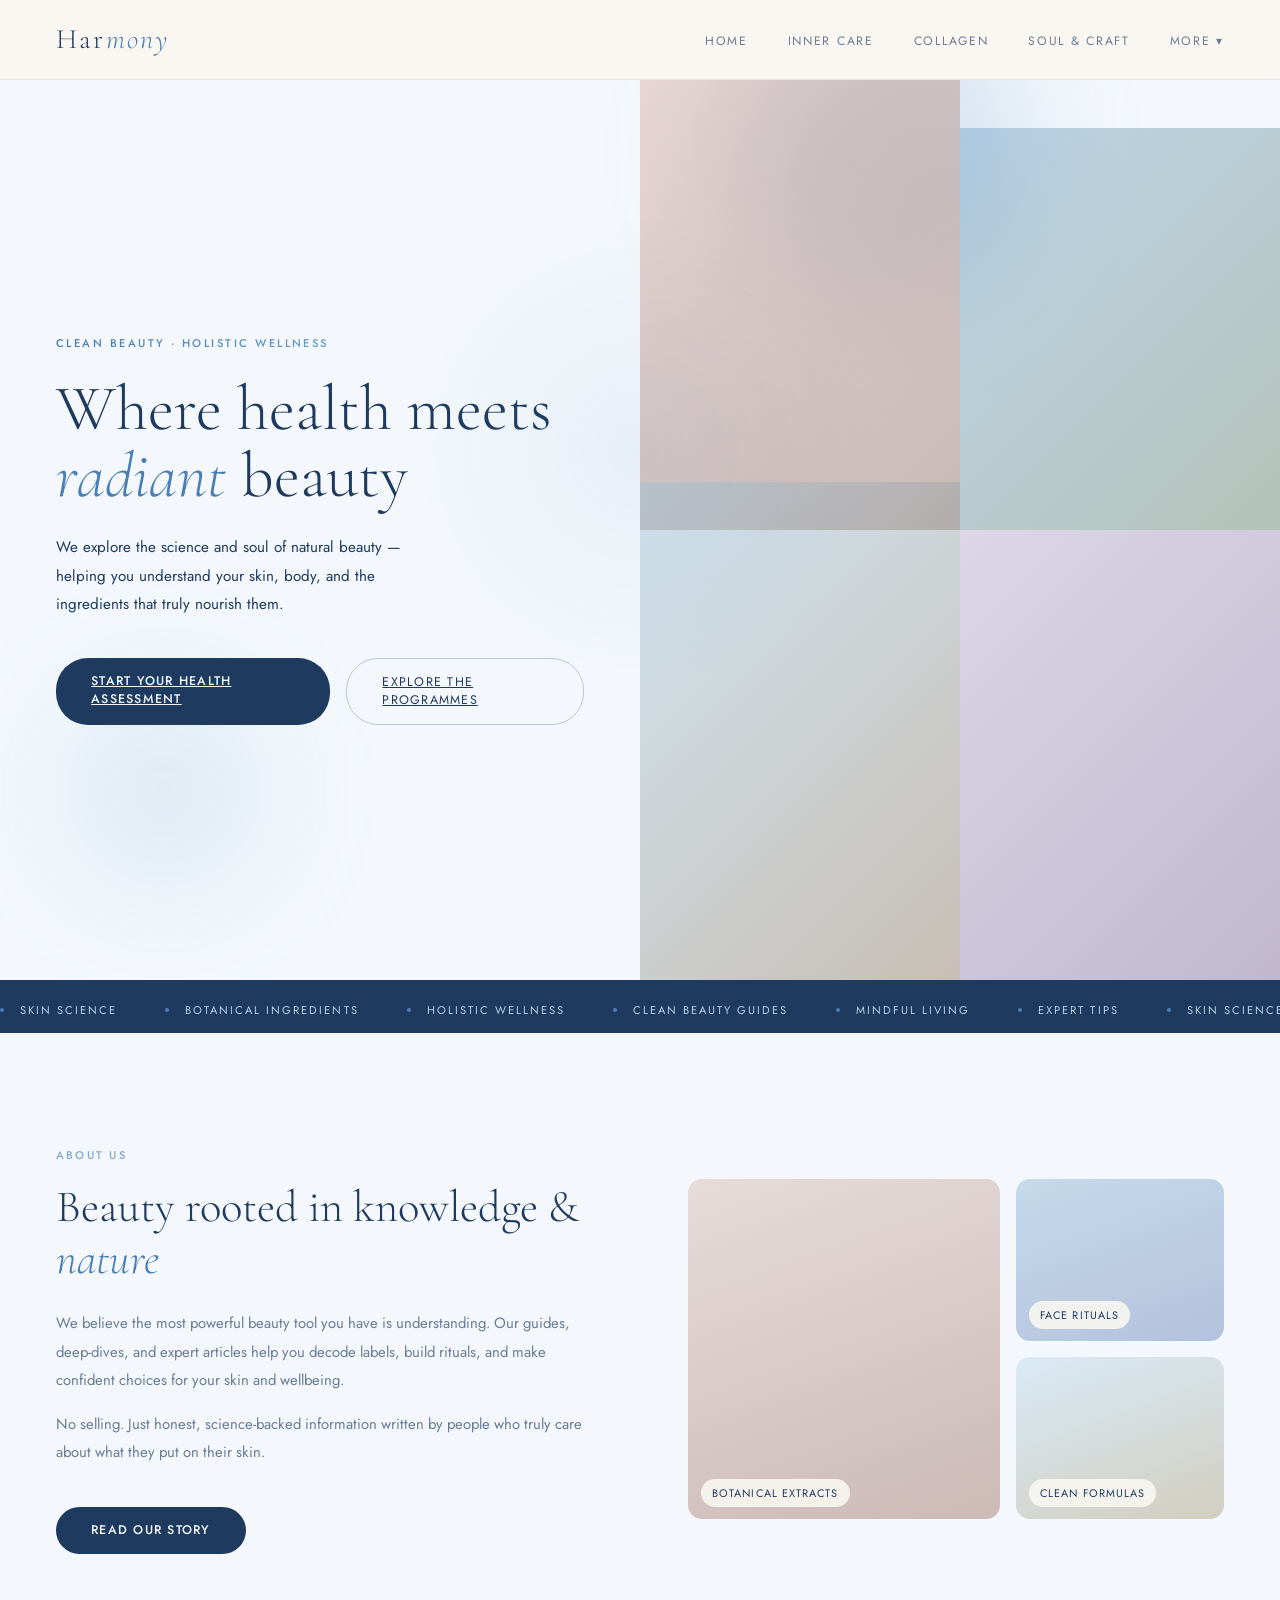
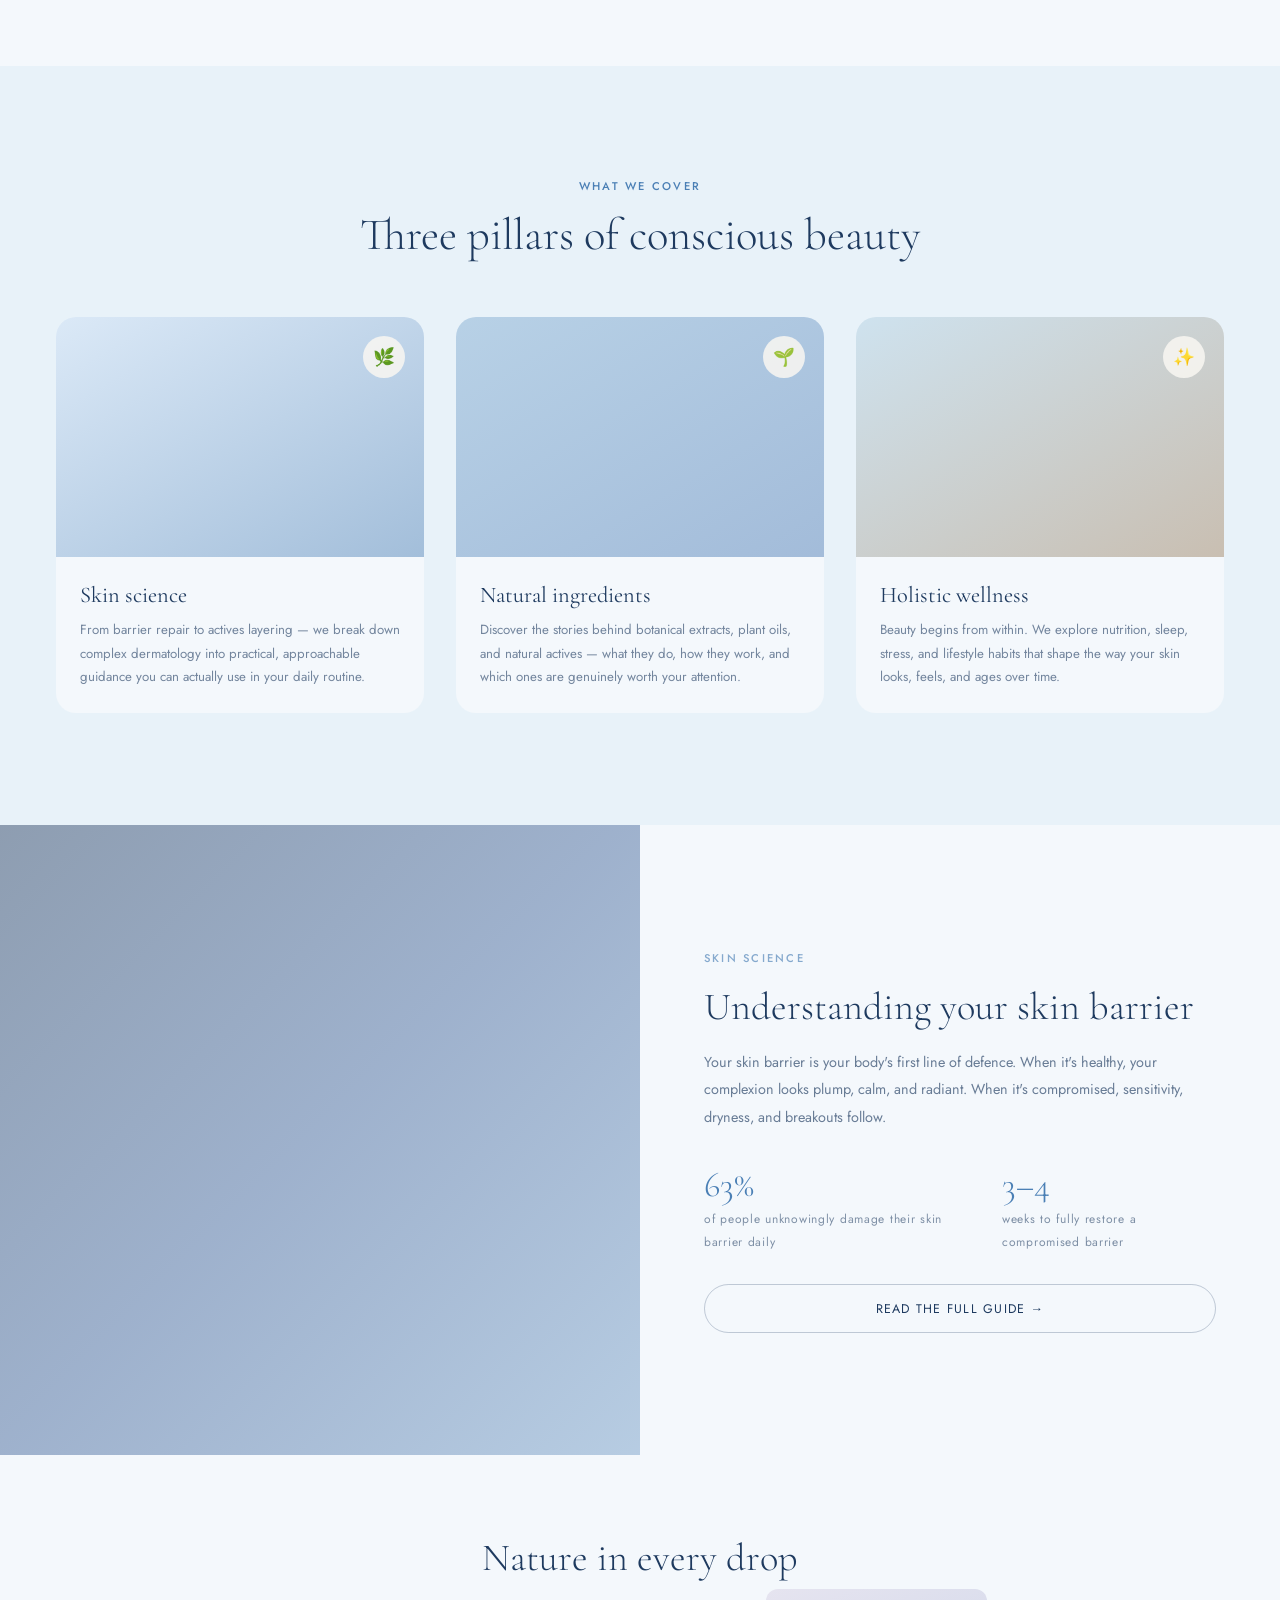
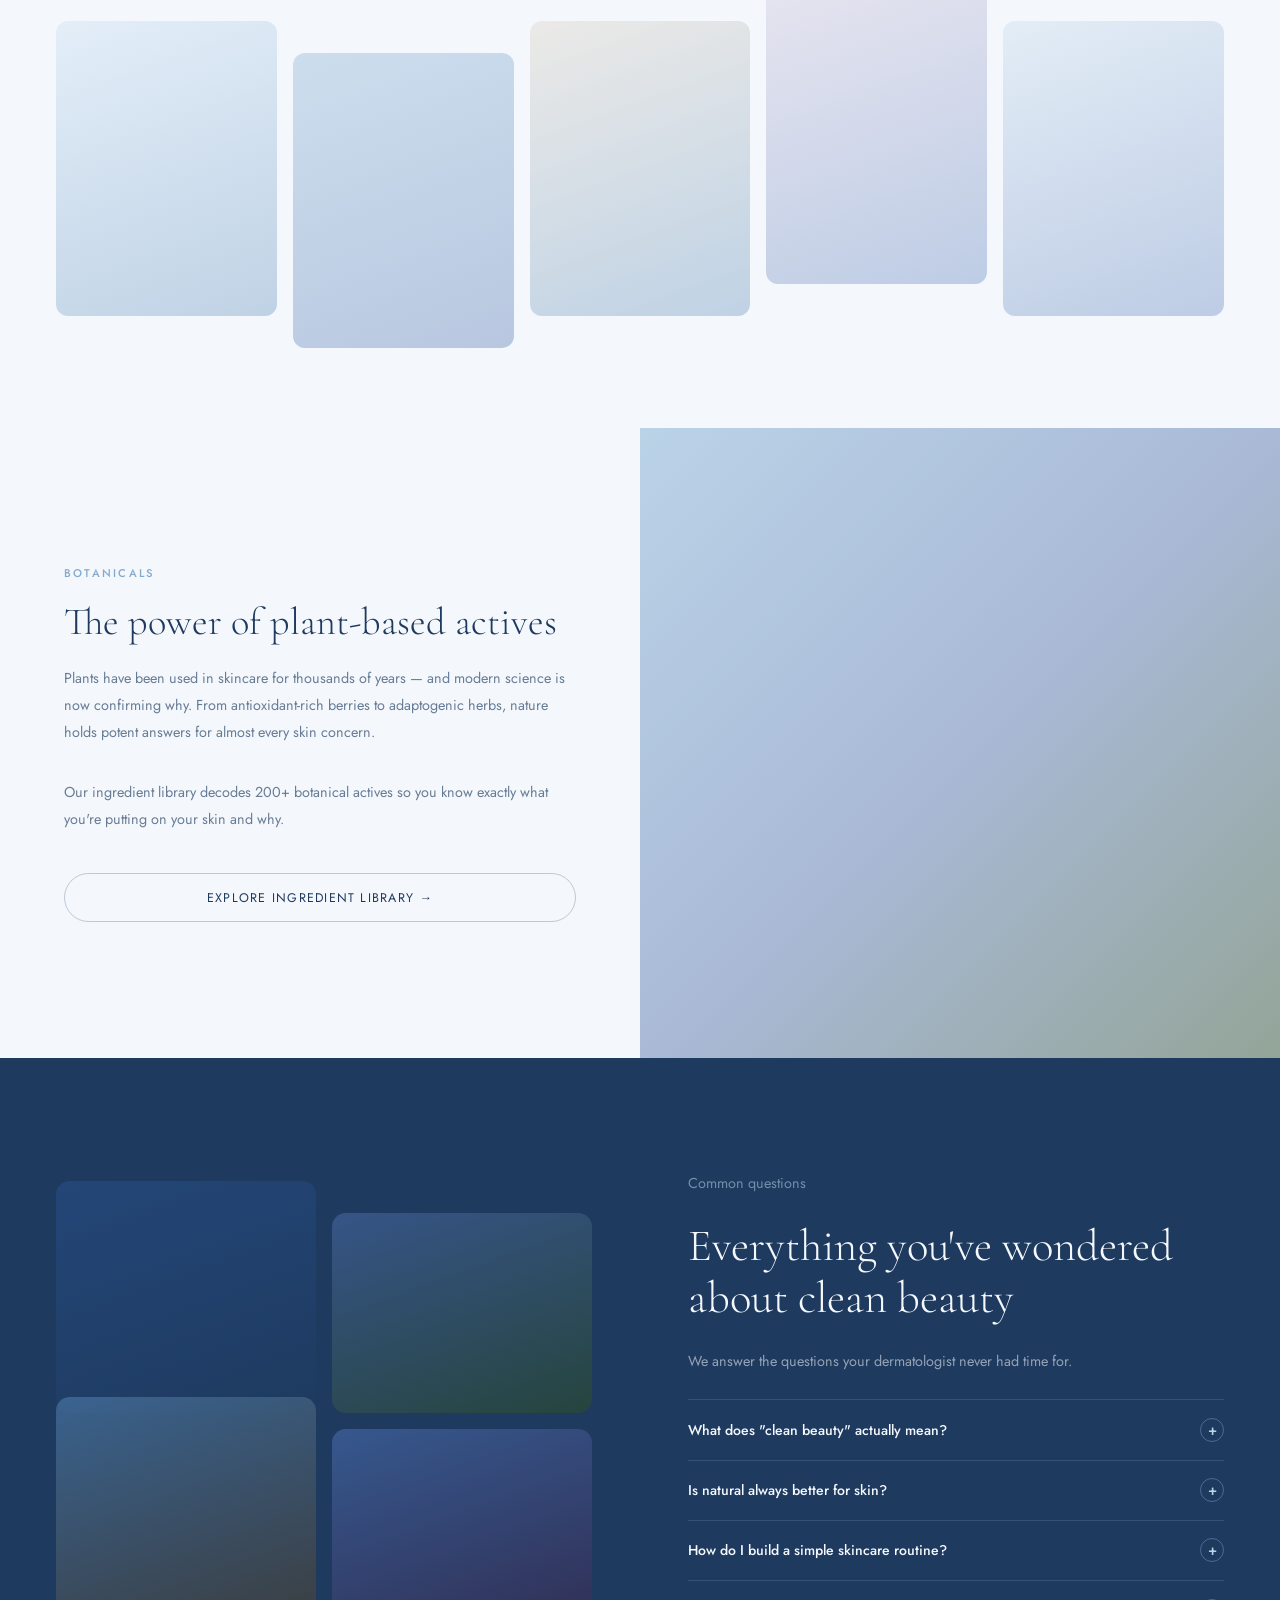
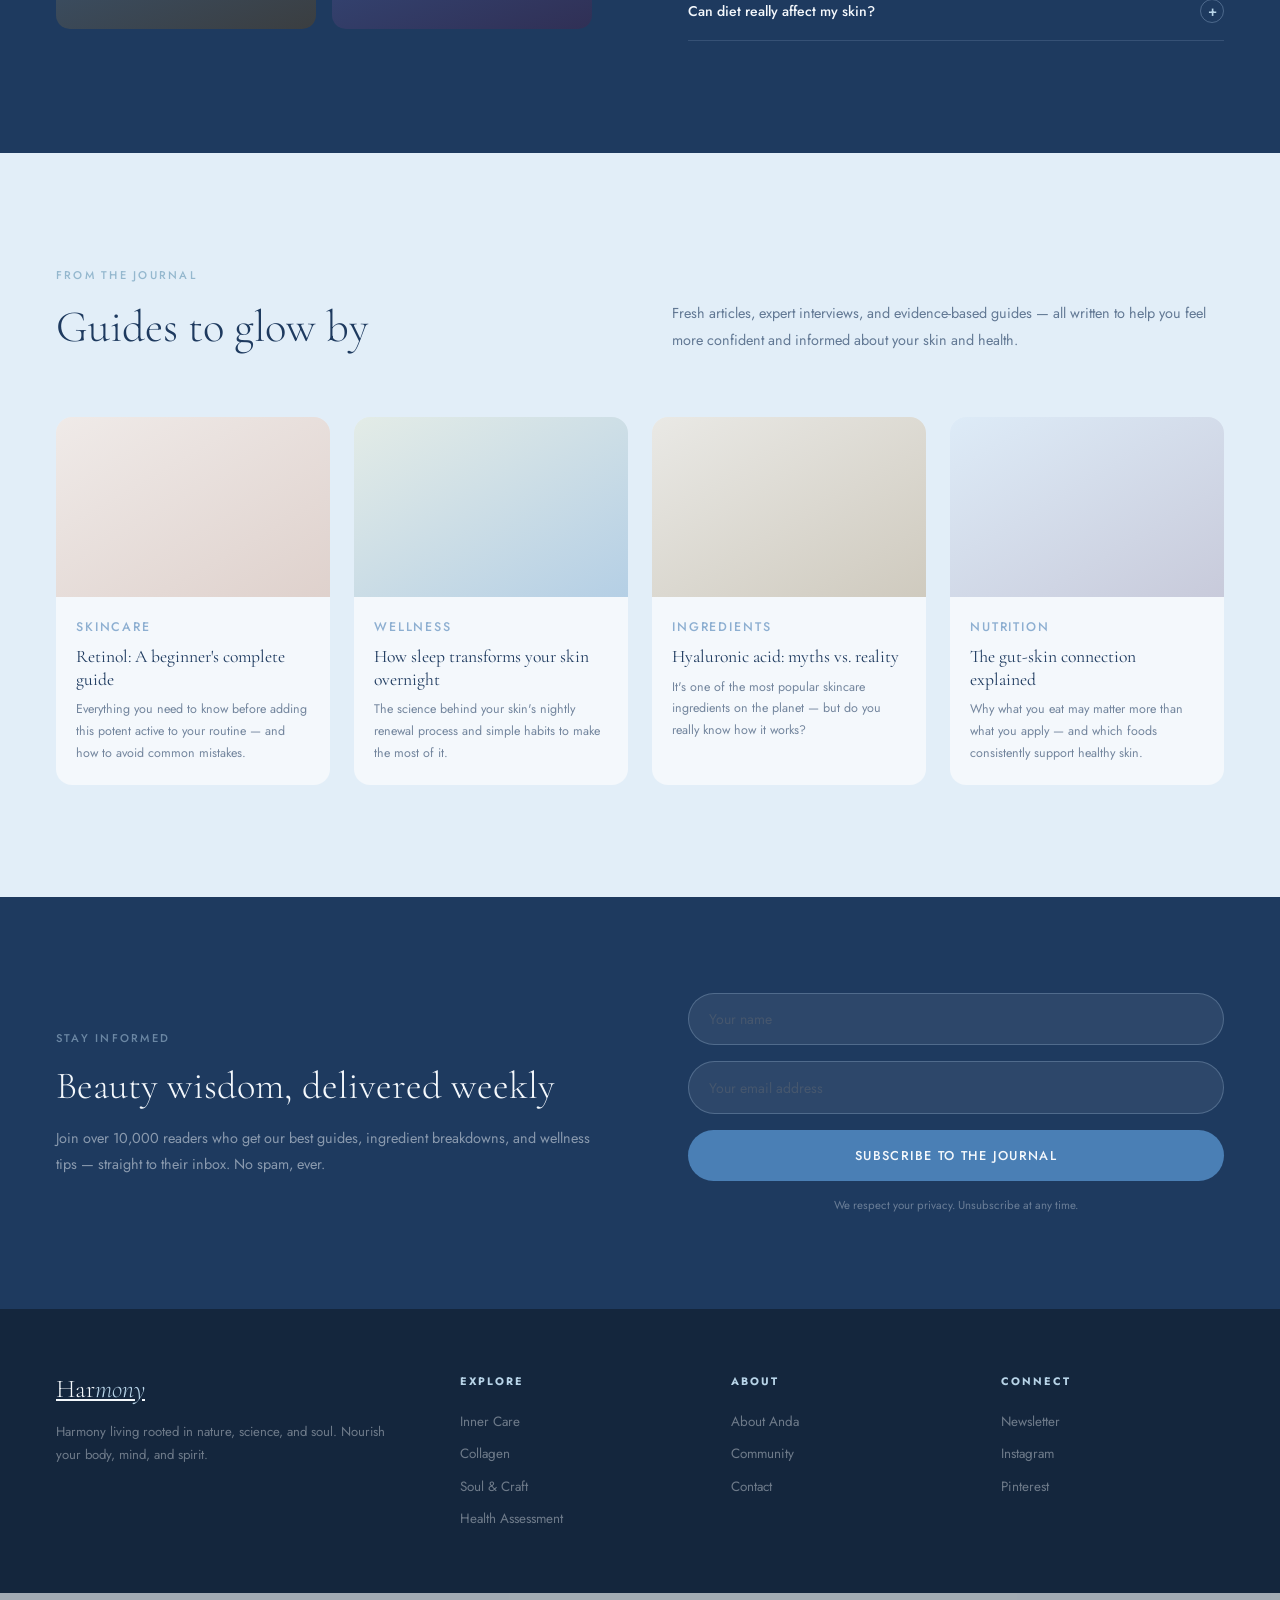
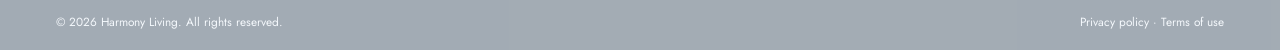
<file: home.html>
<!DOCTYPE html>
<html lang="en">
<head>
<meta charset="UTF-8">
<link rel="icon" type="image/svg+xml" href="favicon.svg">
<meta name="viewport" content="width=device-width, initial-scale=1.0">
<title>Harmony Living — Home</title>
<link href="https://fonts.googleapis.com/css2?family=Cormorant+Garamond:ital,wght@0,300;0,400;1,300;1,400&family=Jost:wght@300;400;500&display=swap" rel="stylesheet">
<style>
*,*::before,*::after{box-sizing:border-box;margin:0;padding:0}
:root{
  --cream:#F4F8FC;--blush:#B8D4E8;--rose:#4A7FB5;--deep:#1E3A5F;
  --sage:#6B9BB8;--gold:#82BAD4;--light:#E8F2F9;--sage-light:#E2EEF8;
}
html{scroll-behavior:smooth}
body{font-family:'Jost',sans-serif;background:var(--cream);color:var(--deep);overflow-x:hidden}

/* SCROLL REVEAL */
.reveal{opacity:0;transform:translateY(48px);transition:opacity 0.8s ease,transform 0.8s ease}
.reveal.visible{opacity:1;transform:translateY(0)}
.reveal-left{opacity:0;transform:translateX(-48px);transition:opacity 0.9s ease,transform 0.9s ease}
.reveal-left.visible{opacity:1;transform:translateX(0)}
.reveal-right{opacity:0;transform:translateX(48px);transition:opacity 0.9s ease,transform 0.9s ease}
.reveal-right.visible{opacity:1;transform:translateX(0)}
.reveal-scale{opacity:0;transform:scale(0.92);transition:opacity 0.9s ease,transform 0.9s ease}
.reveal-scale.visible{opacity:1;transform:scale(1)}
.delay-1{transition-delay:0.1s}.delay-2{transition-delay:0.2s}.delay-3{transition-delay:0.3s}.delay-4{transition-delay:0.4s}

/* NAV */
nav{
  display:flex;justify-content:space-between;align-items:center;
  padding:1.4rem 3.5rem;background:rgba(250,247,242,0.92);
  position:sticky;top:0;z-index:200;
  border-bottom:0.5px solid rgba(30,58,95,0.1);
  backdrop-filter:blur(8px);
}
.logo{font-family:'Cormorant Garamond',serif;font-size:1.75rem;font-weight:300;letter-spacing:0.08em;text-decoration:none;color:var(--deep)}
.logo em{font-style:italic;color:var(--rose)}
nav ul{list-style:none;display:flex;gap:2.5rem}
nav ul a{text-decoration:none;font-size:0.76rem;font-weight:400;letter-spacing:0.14em;text-transform:uppercase;color:var(--deep);opacity:0.65;transition:opacity 0.2s}
nav ul a:hover{opacity:1}
.nav-btn{background:var(--deep);color:var(--cream)!important;opacity:1!important;padding:0.55rem 1.3rem;border-radius:2rem;font-size:0.74rem!important}

/* HERO */
.hero{min-height:100vh;display:grid;grid-template-columns:1fr 1fr;position:relative;overflow:hidden}
.hero-left{display:flex;flex-direction:column;justify-content:center;padding:7rem 3.5rem;z-index:2}
.hero-eyebrow{font-size:0.7rem;letter-spacing:0.22em;text-transform:uppercase;color:var(--rose);margin-bottom:1.5rem;font-weight:500}
.hero-title{font-family:'Cormorant Garamond',serif;font-size:clamp(3.2rem,5vw,5.5rem);font-weight:300;line-height:1.05;margin-bottom:1.5rem}
.hero-title em{font-style:italic;color:var(--rose)}
.hero-desc{font-size:0.95rem;line-height:1.85;opacity:0.6;max-width:380px;margin-bottom:2.5rem}
.btn-primary{background:var(--deep);color:var(--cream);padding:0.9rem 2.2rem;border-radius:2rem;font-size:0.78rem;font-weight:500;letter-spacing:0.1em;text-transform:uppercase;cursor:pointer;border:none;font-family:'Jost',sans-serif;transition:background 0.25s,transform 0.2s}
.btn-primary:hover{background:var(--rose);transform:translateY(-2px)}
.btn-outline{background:transparent;color:var(--deep);padding:0.9rem 2.2rem;border-radius:2rem;font-size:0.78rem;font-weight:400;letter-spacing:0.1em;text-transform:uppercase;cursor:pointer;border:1px solid rgba(30,58,95,0.25);font-family:'Jost',sans-serif;transition:border-color 0.25s,transform 0.2s}
.btn-outline:hover{border-color:var(--rose);color:var(--rose);transform:translateY(-2px)}
.btn-group{display:flex;gap:1rem}

.hero-right{position:relative;overflow:hidden}
.hero-collage{width:100%;height:100%;display:grid;grid-template-columns:1fr 1fr;grid-template-rows:1fr 1fr;gap:0}
.hero-img{background-size:cover;background-position:center;transition:transform 8s ease}
.hero-img:hover{transform:scale(1.04)}
.hi1{background:linear-gradient(135deg,#D4A090 0%,#8A6055 100%)}
.hi2{background:linear-gradient(135deg,#8A9E8C 0%,#5A7A5C 100%);margin-top:3rem}
.hi3{background:linear-gradient(135deg,#C9B89A 0%,#8A7055 100%);margin-top:-3rem}
.hi4{background:linear-gradient(135deg,#B8A0C4 0%,#7A6090 100%)}

.hero-float{
  position:absolute;bottom:2.5rem;right:2.5rem;
  background:rgba(250,247,242,0.92);backdrop-filter:blur(8px);
  padding:1.1rem 1.4rem;border-radius:14px;z-index:10;
  font-size:0.8rem;color:var(--deep);
}
.hero-float strong{display:block;font-family:'Cormorant Garamond',serif;font-size:1.8rem;font-weight:400;color:var(--rose);line-height:1}

/* MARQUEE */
.marquee-strip{background:var(--deep);padding:0.95rem 0;overflow:hidden;white-space:nowrap}
.marquee-track{display:inline-flex;gap:3rem;animation:marquee 20s linear infinite}
@keyframes marquee{from{transform:translateX(0)}to{transform:translateX(-50%)}}
.marquee-item{font-size:0.7rem;font-weight:400;letter-spacing:0.18em;text-transform:uppercase;color:var(--blush);display:flex;align-items:center;gap:1rem}
.mdot{width:4px;height:4px;border-radius:50%;background:var(--rose);flex-shrink:0}

/* INTRO */
.intro{padding:7rem 3.5rem;display:grid;grid-template-columns:1fr 1fr;gap:6rem;align-items:center}
.intro-text .tag{font-size:0.7rem;letter-spacing:0.2em;text-transform:uppercase;color:var(--rose);margin-bottom:1rem;font-weight:500}
.intro-text h2{font-family:'Cormorant Garamond',serif;font-size:clamp(2.2rem,3.5vw,3.2rem);font-weight:300;line-height:1.15;margin-bottom:1.5rem}
.intro-text p{font-size:0.93rem;line-height:1.9;opacity:0.65;margin-bottom:1rem}
.intro-mosaic{display:grid;grid-template-columns:3fr 2fr;grid-template-rows:auto auto;gap:1rem}
.mosaic-img{border-radius:14px;overflow:hidden;position:relative}
.mosaic-img.tall{grid-row:1/3}
.mi1{background:linear-gradient(160deg,#C9A090,#8A5545);min-height:340px}
.mi2{background:linear-gradient(160deg,#8A9E8C,#4A6A4C);min-height:155px}
.mi3{background:linear-gradient(160deg,#D4C4A0,#9A8A60);min-height:155px}
.mosaic-img .img-label{
  position:absolute;bottom:0.8rem;left:0.8rem;
  background:rgba(250,247,242,0.88);backdrop-filter:blur(4px);
  font-size:0.68rem;letter-spacing:0.1em;text-transform:uppercase;
  padding:0.35rem 0.7rem;border-radius:2rem;color:var(--deep)
}

/* PILLARS */
.pillars{background:var(--light);padding:7rem 3.5rem;text-align:center}
.pillars-header .tag{font-size:0.7rem;letter-spacing:0.2em;text-transform:uppercase;color:var(--rose);margin-bottom:1rem;font-weight:500}
.pillars-header h2{font-family:'Cormorant Garamond',serif;font-size:clamp(2.2rem,3.5vw,3.2rem);font-weight:300;margin-bottom:3.5rem;line-height:1.15}
.pillars-grid{display:grid;grid-template-columns:repeat(3,1fr);gap:2rem}
.pillar-card{background:var(--cream);border-radius:20px;overflow:hidden;text-align:left}
.pillar-img{height:240px;position:relative}
.pi1{background:linear-gradient(150deg,#E8C4B8,#C4826B)}
.pi2{background:linear-gradient(150deg,#8A9E8C,#4A7A5C)}
.pi3{background:linear-gradient(150deg,#C9B89A,#9A8060)}
.pillar-icon{
  position:absolute;top:1.2rem;right:1.2rem;
  width:42px;height:42px;border-radius:50%;
  background:rgba(250,247,242,0.85);
  display:flex;align-items:center;justify-content:center;
  font-size:1.1rem
}
.pillar-body{padding:1.5rem}
.pillar-body h3{font-family:'Cormorant Garamond',serif;font-size:1.4rem;font-weight:400;margin-bottom:0.6rem}
.pillar-body p{font-size:0.83rem;line-height:1.8;opacity:0.6}

/* SPLIT FEATURE */
.feature{display:grid;grid-template-columns:1fr 1fr;min-height:70vh}
.feature-img{position:relative;overflow:hidden}
.feature-img-inner{width:100%;height:100%;min-height:500px;transition:transform 0.6s ease}
.feature-img:hover .feature-img-inner{transform:scale(1.03)}
.fi1{background:linear-gradient(135deg,#3A2A25 0%,#6A4035 40%,#C4826B 100%)}
.fi2{background:linear-gradient(135deg,#8A9E8C 0%,#4A6A4C 60%,#2A4A2C 100%)}
.fi3{background:linear-gradient(135deg,#C9B89A 0%,#8A7050 60%,#4A4030 100%)}
.feature-text{display:flex;flex-direction:column;justify-content:center;padding:5rem 4rem}
.feature-text .tag{font-size:0.7rem;letter-spacing:0.2em;text-transform:uppercase;color:var(--rose);margin-bottom:1rem;font-weight:500}
.feature-text h2{font-family:'Cormorant Garamond',serif;font-size:clamp(2rem,3vw,3rem);font-weight:300;line-height:1.15;margin-bottom:1.25rem}
.feature-text p{font-size:0.9rem;line-height:1.9;opacity:0.65;margin-bottom:2rem}
.stat-row{display:flex;gap:2.5rem;margin-bottom:2rem}
.stat strong{display:block;font-family:'Cormorant Garamond',serif;font-size:2.2rem;font-weight:300;color:var(--rose)}
.stat span{font-size:0.75rem;opacity:0.55;letter-spacing:0.06em}

/* GALLERY STRIP */
.gallery{padding:5rem 3.5rem}
.gallery h2{font-family:'Cormorant Garamond',serif;font-size:clamp(2rem,3vw,2.8rem);font-weight:300;margin-bottom:2.5rem;text-align:center}
.gallery-scroll{display:grid;grid-template-columns:repeat(5,1fr);gap:1rem}
.gallery-item{border-radius:12px;overflow:hidden;aspect-ratio:3/4;position:relative;cursor:pointer}
.gallery-item:nth-child(2){margin-top:2rem}
.gallery-item:nth-child(4){margin-top:-2rem}
.gi1{background:linear-gradient(160deg,#E8C4B8,#A06050)}
.gi2{background:linear-gradient(160deg,#8A9E8C,#3A6040)}
.gi3{background:linear-gradient(160deg,#D4C4B0,#8A7050)}
.gi4{background:linear-gradient(160deg,#C0B0D0,#6A5080)}
.gi5{background:linear-gradient(160deg,#B8D0C8,#4A7060)}
.gallery-item .overlay{
  position:absolute;inset:0;background:rgba(30,58,95,0);
  display:flex;align-items:flex-end;padding:1rem;
  transition:background 0.3s
}
.gallery-item:hover .overlay{background:rgba(30,58,95,0.35)}
.overlay-text{color:var(--cream);font-size:0.75rem;letter-spacing:0.1em;text-transform:uppercase;opacity:0;transition:opacity 0.3s;font-weight:500}
.gallery-item:hover .overlay-text{opacity:1}

/* DARK FEATURE */
.dark-feature{background:var(--deep);color:var(--cream);padding:7rem 3.5rem;display:grid;grid-template-columns:1fr 1fr;gap:6rem;align-items:center}
.dark-feature .tag{color:var(--blush)}
.dark-feature h2{font-family:'Cormorant Garamond',serif;font-size:clamp(2.2rem,3.5vw,3.2rem);font-weight:300;line-height:1.15;margin-bottom:1.5rem;color:var(--cream)}
.dark-feature p{font-size:0.9rem;line-height:1.9;opacity:0.55;margin-bottom:1.5rem}
.accordion{display:flex;flex-direction:column;gap:0}
.acc-item{border-top:0.5px solid rgba(184,212,240,0.15);padding:1.1rem 0;cursor:pointer}
.acc-item:last-child{border-bottom:0.5px solid rgba(184,212,240,0.15)}
.acc-header{display:flex;justify-content:space-between;align-items:center;font-size:0.88rem;font-weight:500;color:var(--cream)}
.acc-toggle{width:24px;height:24px;border-radius:50%;border:0.5px solid rgba(184,212,240,0.3);display:flex;align-items:center;justify-content:center;font-size:0.9rem;color:var(--blush);transition:transform 0.3s}
.acc-body{font-size:0.82rem;line-height:1.8;opacity:0.5;max-height:0;overflow:hidden;transition:max-height 0.4s ease,padding 0.3s}
.acc-body.open{max-height:200px;padding-top:0.75rem}
.acc-toggle.open{transform:rotate(45deg)}

.dark-img-grid{display:grid;grid-template-columns:1fr 1fr;gap:1rem}
.dark-img{border-radius:14px;overflow:hidden}
.dim1{background:linear-gradient(160deg,#6A4035,#3A2A25);min-height:200px}
.dim2{background:linear-gradient(160deg,#4A6A4C,#2A4A2C);min-height:200px;margin-top:2rem}
.dim3{background:linear-gradient(160deg,#8A7050,#4A4030);min-height:200px;margin-top:-2rem}
.dim4{background:linear-gradient(160deg,#6A5080,#3A2A50);min-height:200px}

/* TIPS */
.tips{padding:7rem 3.5rem;background:var(--sage-light)}
.tips-header{display:grid;grid-template-columns:1fr 1fr;gap:4rem;align-items:end;margin-bottom:4rem}
.tips-header .tag{font-size:0.7rem;letter-spacing:0.2em;text-transform:uppercase;color:var(--sage);margin-bottom:1rem;font-weight:500}
.tips-header h2{font-family:'Cormorant Garamond',serif;font-size:clamp(2.2rem,3.5vw,3.2rem);font-weight:300;line-height:1.15}
.tips-header p{font-size:0.9rem;line-height:1.85;opacity:0.65;align-self:end}
.tips-grid{display:grid;grid-template-columns:repeat(4,1fr);gap:1.5rem}
.tip-card{background:var(--cream);border-radius:16px;overflow:hidden}
.tip-img{height:180px;position:relative;overflow:hidden}
.ti1{background:linear-gradient(150deg,#E8D4C8,#C4A090)}
.ti2{background:linear-gradient(150deg,#C8D8C4,#8A9E8C)}
.ti3{background:linear-gradient(150deg,#D8D0C0,#A09070)}
.ti4{background:linear-gradient(150deg,#D0C8E0,#9090B0)}
.tip-body{padding:1.25rem}
.tip-cat{font-size:0.65rem;letter-spacing:0.15em;text-transform:uppercase;color:var(--rose);margin-bottom:0.4rem;font-weight:500}
.tip-body h4{font-family:'Cormorant Garamond',serif;font-size:1.1rem;font-weight:400;margin-bottom:0.5rem;line-height:1.3}
.tip-body p{font-size:0.78rem;line-height:1.75;opacity:0.6}

/* NEWSLETTER */
.newsletter{
  background:var(--deep);padding:6rem 3.5rem;
  display:grid;grid-template-columns:1fr 1fr;gap:6rem;align-items:center
}
.nl-text .tag{color:var(--blush);font-size:0.7rem;letter-spacing:0.2em;text-transform:uppercase;margin-bottom:1rem;font-weight:500}
.nl-text h2{font-family:'Cormorant Garamond',serif;font-size:clamp(2rem,3vw,3rem);font-weight:300;line-height:1.15;color:var(--cream);margin-bottom:1rem}
.nl-text p{font-size:0.9rem;line-height:1.85;opacity:0.5;color:var(--cream)}
.nl-form{display:flex;flex-direction:column;gap:1rem}
.nl-input{background:rgba(255,255,255,0.07);border:0.5px solid rgba(184,212,240,0.25);color:var(--cream);font-family:'Jost',sans-serif;font-size:0.88rem;padding:0.95rem 1.25rem;border-radius:2rem;outline:none;transition:border-color 0.25s}
.nl-input::placeholder{opacity:0.35}
.nl-input:focus{border-color:rgba(184,212,240,0.6)}
.nl-btn{background:var(--rose);color:var(--cream);border:none;font-family:'Jost',sans-serif;font-size:0.8rem;font-weight:500;letter-spacing:0.1em;text-transform:uppercase;padding:1rem;border-radius:2rem;cursor:pointer;transition:background 0.25s,transform 0.2s}
.nl-btn:hover{background:var(--blush);color:var(--deep);transform:translateY(-2px)}
.nl-note{font-size:0.72rem;opacity:0.35;color:var(--cream);text-align:center}

/* FOOTER */
footer{background:#14263D;color:var(--cream);padding:4rem 3.5rem;display:grid;grid-template-columns:1.6fr 1fr 1fr 1fr;gap:3rem}
.f-logo{font-family:'Cormorant Garamond',serif;font-size:1.6rem;font-weight:300;color:var(--cream);margin-bottom:1rem;display:block}
.f-logo em{font-style:italic;color:var(--blush)}
.f-desc{font-size:0.82rem;line-height:1.8;opacity:0.4}
.f-col h4{font-size:0.68rem;letter-spacing:0.18em;text-transform:uppercase;margin-bottom:1.25rem;color:var(--blush)}
.f-col ul{list-style:none;display:flex;flex-direction:column;gap:0.6rem}
.f-col ul a{text-decoration:none;font-size:0.84rem;color:var(--cream);opacity:0.4;transition:opacity 0.2s}
.f-col ul a:hover{opacity:0.9}
.f-bottom{background:#0D1E30;padding:1.25rem 3.5rem;display:flex;justify-content:space-between;font-size:0.74rem;opacity:0.35;color:var(--cream)}

/* Decorative blobs on hero */
.blob{position:absolute;border-radius:50%;filter:blur(60px);pointer-events:none;z-index:0}
.blob-1{width:300px;height:300px;background:rgba(74,127,181,0.18);top:-80px;right:20%;animation:float1 8s ease-in-out infinite}
.blob-2{width:200px;height:200px;background:rgba(100,155,200,0.15);bottom:10%;left:5%;animation:float2 10s ease-in-out infinite}
@keyframes float1{0%,100%{transform:translateY(0) scale(1)}50%{transform:translateY(-30px) scale(1.05)}}
@keyframes float2{0%,100%{transform:translateY(0) scale(1)}50%{transform:translateY(20px) scale(0.97)}}

/* NAV COMPACT ON SCROLL */
nav{transition:padding 0.35s ease,box-shadow 0.35s ease}
nav.scrolled{padding-top:0.8rem;padding-bottom:0.8rem;box-shadow:0 4px 24px rgba(30,58,95,0.09)}

/* NAV LINK UNDERLINE SLIDE */
nav ul a{position:relative}
nav ul a::after{content:'';position:absolute;bottom:-3px;left:0;right:0;height:1px;background:var(--rose);transform:scaleX(0);transform-origin:right;transition:transform 0.3s ease}
nav ul a:hover::after{transform:scaleX(1);transform-origin:left}

/* NAV DROPDOWN */
.nav-more{position:relative}
.nav-more-trigger{cursor:pointer;user-select:none}
.nav-dropdown{display:none;position:absolute;top:calc(100% + 14px);right:0;background:rgba(250,247,242,0.98);backdrop-filter:blur(10px);border:0.5px solid rgba(30,58,95,0.1);border-radius:14px;padding:0.5rem 0;min-width:195px;box-shadow:0 12px 40px rgba(30,58,95,0.13);flex-direction:column}
.nav-more.open .nav-dropdown{display:flex}
.nav-dropdown a{padding:0.7rem 1.3rem;font-size:0.73rem;font-weight:400;letter-spacing:0.12em;text-transform:uppercase;color:var(--deep);opacity:0.65;transition:opacity 0.2s,background 0.2s;text-decoration:none}
.nav-dropdown a::after{display:none!important}
.nav-dropdown a:hover{opacity:1;background:rgba(74,127,181,0.07)}

/* MOBILE NAV */
.nav-toggle{display:none;flex-direction:column;gap:5px;background:none;border:none;cursor:pointer;padding:6px}
.nav-toggle span{display:block;width:22px;height:1.5px;background:var(--deep);transition:transform 0.3s,opacity 0.3s}

/* MOBILE RESPONSIVE */
@media(max-width:768px){
  nav{padding:1rem 1.5rem}
  nav ul{display:none;flex-direction:column;gap:0;position:absolute;top:100%;left:0;right:0;background:rgba(250,247,242,0.98);backdrop-filter:blur(12px);border-bottom:0.5px solid rgba(30,58,95,0.1);padding:0.5rem 0;align-items:stretch}
  nav ul.mobile-open{display:flex}
  nav ul li{border-top:0.5px solid rgba(30,58,95,0.06)}
  nav ul a{padding:0.9rem 1.5rem;display:block;opacity:0.75;font-size:0.8rem}
  .nav-toggle{display:flex}
  .nav-more .nav-dropdown{position:static;border:none;box-shadow:none;background:rgba(30,58,95,0.04);border-radius:0;padding:0;display:none}
  .nav-more.open .nav-dropdown{display:flex}
  .nav-dropdown a{padding:0.8rem 2.5rem;font-size:0.78rem}
  .hero{grid-template-columns:1fr;min-height:auto}
  .hero-right{display:none}
  .hero-left{padding:3.5rem 1.5rem 2.5rem}
  .hero-title{font-size:clamp(2.4rem,7vw,3.8rem)}
  .hero-desc{font-size:0.9rem;margin-bottom:2rem}
  .btn-group{flex-direction:column;gap:0.75rem;align-items:stretch}
  .btn-primary,.btn-outline{text-align:center;width:100%;box-sizing:border-box}
  .intro{grid-template-columns:1fr;gap:2rem;padding:4rem 1.5rem}
  .intro-mosaic{display:none}
  .pillars{padding:4rem 1.5rem}
  .pillars-grid{grid-template-columns:1fr}
  .pillar-img{height:200px}
  .feature{grid-template-columns:1fr}
  .feature-img-inner{min-height:240px}
  .feature-text{padding:2.5rem 1.5rem}
  .stat-row{gap:1.5rem}
  .gallery{padding:3.5rem 1.5rem}
  .gallery-scroll{grid-template-columns:repeat(2,1fr)}
  .gallery-item:nth-child(2),.gallery-item:nth-child(4){margin-top:0}
  .dark-feature{grid-template-columns:1fr;padding:4rem 1.5rem;gap:2.5rem}
  .dark-img-grid{display:none}
  .tips{padding:4rem 1.5rem}
  .tips-header{grid-template-columns:1fr;gap:1rem}
  .tips-grid{grid-template-columns:1fr 1fr}
  .newsletter{grid-template-columns:1fr;gap:2rem;padding:4rem 1.5rem}
  footer{grid-template-columns:1fr 1fr;gap:2rem;padding:3rem 1.5rem}
  .f-bottom{padding:1rem 1.5rem;flex-direction:column;gap:0.5rem;text-align:center}
}
@media(max-width:480px){
  footer{grid-template-columns:1fr;padding:2.5rem 1.2rem}
  .f-bottom{padding:1rem 1.2rem}
  .tips-grid{grid-template-columns:1fr}
  .gallery-scroll{grid-template-columns:1fr 1fr}
  .hero-left{padding:2.5rem 1.2rem 2rem}
  .hero-title{font-size:clamp(2rem,8.5vw,2.8rem)}
  .btn-primary,.btn-outline{font-size:0.72rem;padding:0.8rem 1.4rem;letter-spacing:0.08em}
  .nl-btn{font-size:0.74rem;letter-spacing:0.07em;padding:0.9rem}
  .stat-row{flex-direction:column;gap:0.9rem}
  .feature-text{padding:2rem 1.2rem}
  .dark-feature{padding:3rem 1.2rem;gap:2rem}
  .tips{padding:3rem 1.2rem}
  .pillars{padding:3rem 1.2rem}
  .intro{padding:3rem 1.2rem}
  .gallery{padding:3rem 1.2rem}
  .newsletter{padding:3rem 1.2rem}
  .acc-header{font-size:0.82rem}
}

/* HERO EYEBROW GRADIENT TEXT */
.hero-eyebrow{background:linear-gradient(90deg,var(--rose),var(--gold),var(--rose));background-size:200% auto;-webkit-background-clip:text;-webkit-text-fill-color:transparent;background-clip:text;animation:gradient-text 4s linear infinite}
@keyframes gradient-text{0%{background-position:0% center}100%{background-position:200% center}}

/* HERO COLLAGE CONTINUOUS FLOAT */
.hi1{animation:float-a 7s ease-in-out infinite}
.hi2{animation:float-b 9s ease-in-out infinite 1.2s}
.hi3{animation:float-c 8s ease-in-out infinite 0.6s}
.hi4{animation:float-d 10s ease-in-out infinite 2s}
@keyframes float-a{0%,100%{transform:translateY(0)}50%{transform:translateY(-10px)}}
@keyframes float-b{0%,100%{transform:translateY(0)}50%{transform:translateY(8px)}}
@keyframes float-c{0%,100%{transform:translateY(0)}50%{transform:translateY(-6px)}}
@keyframes float-d{0%,100%{transform:translateY(0)}50%{transform:translateY(12px)}}

/* PULSE RING ON HERO FLOAT BADGE */
.hero-float{position:relative}
.hero-float::before{content:'';position:absolute;inset:-6px;border-radius:19px;border:1.5px solid rgba(74,127,181,0.5);animation:pulse-border 2.5s ease-in-out infinite;pointer-events:none}
@keyframes pulse-border{0%,100%{opacity:0.7;transform:scale(1)}50%{opacity:0;transform:scale(1.07)}}

/* SHIMMER SWEEP ON GRADIENT IMAGE BLOCKS */
.hero-img,.mosaic-img,.pillar-img,.dark-img,.tip-img,.feature-img-inner{position:relative;overflow:hidden}
.hero-img::after,.mosaic-img::after,.pillar-img::after,.dark-img::after,.tip-img::after,.feature-img-inner::after{
  content:'';position:absolute;top:0;left:-80%;width:50%;height:100%;
  background:linear-gradient(90deg,transparent,rgba(255,255,255,0.13),transparent);
  transform:skewX(-15deg);animation:shimmer-sweep 5s ease-in-out infinite;pointer-events:none;
}
@keyframes shimmer-sweep{0%{left:-80%}55%,100%{left:160%}}
.hi1::after{animation-delay:0s}.hi2::after{animation-delay:0.8s}.hi3::after{animation-delay:1.6s}.hi4::after{animation-delay:2.4s}
.mi1::after{animation-delay:0.4s}.mi2::after{animation-delay:1.2s}.mi3::after{animation-delay:2s}
.pi1::after{animation-delay:0.6s}.pi2::after{animation-delay:1.4s}.pi3::after{animation-delay:2.2s}
.fi1::after{animation-delay:0.3s}.fi2::after{animation-delay:1.1s}.fi3::after{animation-delay:1.9s}
.dim1::after{animation-delay:0.2s}.dim2::after{animation-delay:1s}.dim3::after{animation-delay:1.8s}.dim4::after{animation-delay:2.6s}
.ti1::after{animation-delay:0.5s}.ti2::after{animation-delay:1.3s}.ti3::after{animation-delay:2.1s}.ti4::after{animation-delay:2.9s}

/* CARD HOVER (base transition — tilt done via JS) */
.pillar-card,.tip-card{transition:transform 0.25s ease,box-shadow 0.25s ease}

/* CURSOR GLOW */
.cursor-glow{position:fixed;width:480px;height:480px;background:radial-gradient(circle,rgba(74,127,181,0.07) 0%,transparent 70%);border-radius:50%;pointer-events:none;transform:translate(-50%,-50%);z-index:9999}

/* BUTTON RIPPLE */
.btn-primary,.btn-outline,.nl-btn{position:relative;overflow:hidden}
.ripple{position:absolute;border-radius:50%;background:rgba(255,255,255,0.28);transform:scale(0);animation:ripple-anim 0.55s linear;pointer-events:none}
@keyframes ripple-anim{to{transform:scale(4);opacity:0}}

/* GALLERY ITEM SHIMMER (uses ::before to avoid overlay conflict) */
.gallery-item::before{content:'';position:absolute;top:0;left:-80%;width:50%;height:100%;background:linear-gradient(90deg,transparent,rgba(255,255,255,0.1),transparent);transform:skewX(-15deg);animation:shimmer-sweep 5s ease-in-out infinite;pointer-events:none;z-index:1}
.gi1::before{animation-delay:0.1s}.gi2::before{animation-delay:0.9s}.gi3::before{animation-delay:1.7s}.gi4::before{animation-delay:2.5s}.gi5::before{animation-delay:3.2s}
</style>
</head>
<body>
<script>
(function(){
  var ov=document.createElement('div');
  ov.style.cssText='position:fixed;inset:0;background:#F4F8FC;z-index:99999;opacity:1;transition:opacity 0.38s ease;pointer-events:none';
  document.body.appendChild(ov);
  (document.fonts?document.fonts.ready:Promise.resolve()).then(function(){requestAnimationFrame(function(){ov.style.opacity='0';});});
  document.addEventListener('click',function(e){
    var link=e.target.closest('a[href]');if(!link)return;
    var href=link.getAttribute('href');
    if(!href||href.startsWith('#')||href.startsWith('http')||href.startsWith('mailto')||href.startsWith('tel')||link.target==='_blank')return;
    e.preventDefault();ov.style.opacity='1';setTimeout(function(){window.location.href=href;},400);
  });
})();
</script>

<nav>
  <a href="home.html" class="logo">Har<em>mony</em></a>
  <button class="nav-toggle" aria-label="Toggle menu"><span></span><span></span><span></span></button>
  <ul>
    <li><a href="home.html" class="nav-active">Home</a></li>
    <li><a href="hydration.html">Inner Care</a></li>
    <li><a href="collagen.html">Collagen</a></li>
    <li><a href="blog.html">Soul &amp; Craft</a></li>
    <li class="nav-more">
      <a href="#" class="nav-more-trigger">More &#9662;</a>
      <div class="nav-dropdown">
        <a href="about.html">About Me</a>
        <a href="community.html">Join the Community</a>
        <a href="assessment.html">Health Assessment</a>
        <a href="contact.html">Contact</a>
      </div>
    </li>
  </ul>
</nav>

<!-- HERO -->
<section class="hero">
  <div class="blob blob-1"></div>
  <div class="blob blob-2"></div>
  <div class="hero-left">
    <p class="hero-eyebrow reveal">Clean Beauty · Holistic Wellness</p>
    <h1 class="hero-title reveal delay-1">Where health meets <em>radiant</em> beauty</h1>
    <p class="hero-desc reveal delay-2">We explore the science and soul of natural beauty — helping you understand your skin, body, and the ingredients that truly nourish them.</p>
    <div class="btn-group reveal delay-3">
      <a href="assessment.html" class="btn-primary">Start Your Health Assessment</a>
      <a href="community.html" class="btn-outline">Explore the Programmes</a>
    </div>
  </div>
  <div class="hero-right">
    <div class="hero-collage">
      <div class="hero-img hi1"></div>
      <div class="hero-img hi2"></div>
      <div class="hero-img hi3"></div>
      <div class="hero-img hi4"></div>
    </div>
    <div class="hero-float reveal delay-4">
      <strong data-count="12" data-suffix="k+">12k+</strong>
      readers this month
    </div>
  </div>
</section>

<!-- MARQUEE -->
<div class="marquee-strip">
  <div class="marquee-track">
    <span class="marquee-item"><span class="mdot"></span>Skin science</span>
    <span class="marquee-item"><span class="mdot"></span>Botanical ingredients</span>
    <span class="marquee-item"><span class="mdot"></span>Holistic wellness</span>
    <span class="marquee-item"><span class="mdot"></span>Clean beauty guides</span>
    <span class="marquee-item"><span class="mdot"></span>Mindful living</span>
    <span class="marquee-item"><span class="mdot"></span>Expert tips</span>
    <span class="marquee-item"><span class="mdot"></span>Skin science</span>
    <span class="marquee-item"><span class="mdot"></span>Botanical ingredients</span>
    <span class="marquee-item"><span class="mdot"></span>Holistic wellness</span>
    <span class="marquee-item"><span class="mdot"></span>Clean beauty guides</span>
    <span class="marquee-item"><span class="mdot"></span>Mindful living</span>
    <span class="marquee-item"><span class="mdot"></span>Expert tips</span>
  </div>
</div>

<!-- INTRO -->
<section class="intro">
  <div class="intro-text reveal-left">
    <p class="tag">About us</p>
    <h2>Beauty rooted in knowledge & <em style="font-family:'Cormorant Garamond',serif;font-style:italic;color:var(--rose)">nature</em></h2>
    <p>We believe the most powerful beauty tool you have is understanding. Our guides, deep-dives, and expert articles help you decode labels, build rituals, and make confident choices for your skin and wellbeing.</p>
    <p>No selling. Just honest, science-backed information written by people who truly care about what they put on their skin.</p>
    <button class="btn-primary" style="margin-top:1.5rem;width:fit-content">Read our story</button>
  </div>
  <div class="intro-mosaic reveal-right">
    <div class="mosaic-img tall mi1"><div class="img-label">Botanical extracts</div></div>
    <div class="mosaic-img mi2"><div class="img-label">Face rituals</div></div>
    <div class="mosaic-img mi3"><div class="img-label">Clean formulas</div></div>
  </div>
</section>

<!-- PILLARS -->
<section class="pillars">
  <div class="pillars-header">
    <p class="tag reveal">What we cover</p>
    <h2 class="reveal delay-1">Three pillars of conscious beauty</h2>
  </div>
  <div class="pillars-grid">
    <div class="pillar-card reveal delay-1">
      <div class="pillar-img pi1">
        <div class="pillar-icon">🌿</div>
      </div>
      <div class="pillar-body">
        <h3>Skin science</h3>
        <p>From barrier repair to actives layering — we break down complex dermatology into practical, approachable guidance you can actually use in your daily routine.</p>
      </div>
    </div>
    <div class="pillar-card reveal delay-2">
      <div class="pillar-img pi2">
        <div class="pillar-icon">🌱</div>
      </div>
      <div class="pillar-body">
        <h3>Natural ingredients</h3>
        <p>Discover the stories behind botanical extracts, plant oils, and natural actives — what they do, how they work, and which ones are genuinely worth your attention.</p>
      </div>
    </div>
    <div class="pillar-card reveal delay-3">
      <div class="pillar-img pi3">
        <div class="pillar-icon">✨</div>
      </div>
      <div class="pillar-body">
        <h3>Holistic wellness</h3>
        <p>Beauty begins from within. We explore nutrition, sleep, stress, and lifestyle habits that shape the way your skin looks, feels, and ages over time.</p>
      </div>
    </div>
  </div>
</section>

<!-- SPLIT FEATURE 1 -->
<section class="feature">
  <div class="feature-img reveal-left">
    <div class="feature-img-inner fi1"></div>
  </div>
  <div class="feature-text reveal-right">
    <p class="tag">Skin science</p>
    <h2>Understanding your skin barrier</h2>
    <p>Your skin barrier is your body's first line of defence. When it's healthy, your complexion looks plump, calm, and radiant. When it's compromised, sensitivity, dryness, and breakouts follow.</p>
    <div class="stat-row">
      <div class="stat"><strong data-count="71" data-suffix="%">71%</strong><span>of people unknowingly damage their skin barrier daily</span></div>
      <div class="stat"><strong>3–4</strong><span>weeks to fully restore a compromised barrier</span></div>
    </div>
    <button class="btn-outline">Read the full guide →</button>
  </div>
</section>

<!-- GALLERY STRIP -->
<section class="gallery">
  <h2 class="reveal">Nature in every drop</h2>
  <div class="gallery-scroll">
    <div class="gallery-item gi1 reveal delay-1"><div class="overlay"><span class="overlay-text">Rose hip</span></div></div>
    <div class="gallery-item gi2 reveal delay-2"><div class="overlay"><span class="overlay-text">Green tea</span></div></div>
    <div class="gallery-item gi3 reveal delay-3"><div class="overlay"><span class="overlay-text">Argan oil</span></div></div>
    <div class="gallery-item gi4 reveal delay-4"><div class="overlay"><span class="overlay-text">Lavender</span></div></div>
    <div class="gallery-item gi5 reveal"><div class="overlay"><span class="overlay-text">Aloe vera</span></div></div>
  </div>
</section>

<!-- SPLIT FEATURE 2 -->
<section class="feature" style="direction:rtl">
  <div class="feature-img reveal-right" style="direction:ltr">
    <div class="feature-img-inner fi2"></div>
  </div>
  <div class="feature-text reveal-left" style="direction:ltr">
    <p class="tag">Botanicals</p>
    <h2>The power of plant-based actives</h2>
    <p>Plants have been used in skincare for thousands of years — and modern science is now confirming why. From antioxidant-rich berries to adaptogenic herbs, nature holds potent answers for almost every skin concern.</p>
    <p>Our ingredient library decodes 200+ botanical actives so you know exactly what you're putting on your skin and why.</p>
    <button class="btn-outline" style="margin-top:0.5rem">Explore ingredient library →</button>
  </div>
</section>

<!-- DARK FEATURE / FAQ -->
<section class="dark-feature">
  <div class="dark-img-grid reveal-left">
    <div class="dark-img dim1"></div>
    <div class="dark-img dim2"></div>
    <div class="dark-img dim3"></div>
    <div class="dark-img dim4"></div>
  </div>
  <div class="reveal-right">
    <p class="tag">Common questions</p>
    <h2 style="color:var(--cream)">Everything you've wondered about clean beauty</h2>
    <p>We answer the questions your dermatologist never had time for.</p>
    <div class="accordion">
      <div class="acc-item" onclick="toggleAcc(this)">
        <div class="acc-header">What does "clean beauty" actually mean? <span class="acc-toggle">+</span></div>
        <div class="acc-body">Clean beauty refers to products formulated without ingredients considered harmful or controversial — such as parabens, sulfates, synthetic fragrances, and certain preservatives. It's as much about what's left out as what's included.</div>
      </div>
      <div class="acc-item" onclick="toggleAcc(this)">
        <div class="acc-header">Is natural always better for skin? <span class="acc-toggle">+</span></div>
        <div class="acc-body">Not necessarily. Both natural and synthetic ingredients can be effective or irritating depending on the individual. The key is understanding what each ingredient does and how your skin responds to it.</div>
      </div>
      <div class="acc-item" onclick="toggleAcc(this)">
        <div class="acc-header">How do I build a simple skincare routine? <span class="acc-toggle">+</span></div>
        <div class="acc-body">Start with three basics: a gentle cleanser, a moisturiser, and SPF (for daytime). Once your skin is stable and comfortable, you can layer in targeted treatments like serums or exfoliants.</div>
      </div>
      <div class="acc-item" onclick="toggleAcc(this)">
        <div class="acc-header">Can diet really affect my skin? <span class="acc-toggle">+</span></div>
        <div class="acc-body">Yes — significantly. Research links high glycaemic diets, dairy, and processed foods to increased breakouts in some people. Conversely, antioxidant-rich foods, omega-3s, and good hydration consistently support clearer, healthier skin.</div>
      </div>
    </div>
  </div>
</section>

<!-- TIPS / JOURNAL -->
<section class="tips">
  <div class="tips-header">
    <div class="reveal-left">
      <p class="tag">From the journal</p>
      <h2>Guides to glow by</h2>
    </div>
    <p class="reveal-right" style="font-size:0.9rem;line-height:1.85;opacity:0.65">Fresh articles, expert interviews, and evidence-based guides — all written to help you feel more confident and informed about your skin and health.</p>
  </div>
  <div class="tips-grid">
    <div class="tip-card reveal delay-1">
      <div class="tip-img ti1"></div>
      <div class="tip-body">
        <p class="tip-cat">Skincare</p>
        <h4>Retinol: A beginner's complete guide</h4>
        <p>Everything you need to know before adding this potent active to your routine — and how to avoid common mistakes.</p>
      </div>
    </div>
    <div class="tip-card reveal delay-2">
      <div class="tip-img ti2"></div>
      <div class="tip-body">
        <p class="tip-cat">Wellness</p>
        <h4>How sleep transforms your skin overnight</h4>
        <p>The science behind your skin's nightly renewal process and simple habits to make the most of it.</p>
      </div>
    </div>
    <div class="tip-card reveal delay-3">
      <div class="tip-img ti3"></div>
      <div class="tip-body">
        <p class="tip-cat">Ingredients</p>
        <h4>Hyaluronic acid: myths vs. reality</h4>
        <p>It's one of the most popular skincare ingredients on the planet — but do you really know how it works?</p>
      </div>
    </div>
    <div class="tip-card reveal delay-4">
      <div class="tip-img ti4"></div>
      <div class="tip-body">
        <p class="tip-cat">Nutrition</p>
        <h4>The gut-skin connection explained</h4>
        <p>Why what you eat may matter more than what you apply — and which foods consistently support healthy skin.</p>
      </div>
    </div>
  </div>
</section>

<!-- NEWSLETTER -->
<section class="newsletter">
  <div class="nl-text reveal-left">
    <p class="tag">Stay informed</p>
    <h2>Beauty wisdom, delivered weekly</h2>
    <p>Join over 10,000 readers who get our best guides, ingredient breakdowns, and wellness tips — straight to their inbox. No spam, ever.</p>
  </div>
  <div class="reveal-right">
    <div class="nl-form">
      <input class="nl-input" type="text" placeholder="Your name" />
      <input class="nl-input" type="email" placeholder="Your email address" />
      <button class="nl-btn">Subscribe to the journal</button>
      <p class="nl-note">We respect your privacy. Unsubscribe at any time.</p>
    </div>
  </div>
</section>

<footer>
  <div>
    <a href="home.html" class="f-logo">Har<em>mony</em></a>
    <p class="f-desc">Harmony living rooted in nature, science, and soul. Nourish your body, mind, and spirit.</p>
  </div>
  <div class="f-col">
    <h4>Explore</h4>
    <ul>
      <li><a href="hydration.html">Inner Care</a></li>
      <li><a href="collagen.html">Collagen</a></li>
      <li><a href="blog.html">Soul &amp; Craft</a></li>
      <li><a href="assessment.html">Health Assessment</a></li>
    </ul>
  </div>
  <div class="f-col">
    <h4>About</h4>
    <ul>
      <li><a href="about.html">About Anda</a></li>
      <li><a href="community.html">Community</a></li>
      <li><a href="contact.html">Contact</a></li>
    </ul>
  </div>
  <div class="f-col">
    <h4>Connect</h4>
    <ul>
      <li><a href="#">Newsletter</a></li>
      <li><a href="#">Instagram</a></li>
      <li><a href="#">Pinterest</a></li>
    </ul>
  </div>
</footer>
<div class="f-bottom">
  <span>© 2026 Harmony Living. All rights reserved.</span>
  <span>Privacy policy · Terms of use</span>
</div>

<style>
/* ── PHOTO BACKGROUNDS ──────────────────────────────────────── */
/* Hero collage */
.hi1{background:linear-gradient(135deg,rgba(212,160,144,.38),rgba(138,96,85,.42)),url('https://picsum.photos/seed/hi1sk/600/700')center/cover no-repeat}
.hi2{background:linear-gradient(135deg,rgba(100,155,200,.38),rgba(90,122,92,.42)),url('https://picsum.photos/seed/hi2bot/600/700')center/cover no-repeat}
.hi3{background:linear-gradient(135deg,rgba(154,196,220,.38),rgba(138,112,85,.42)),url('https://picsum.photos/seed/hi3nat/600/700')center/cover no-repeat}
.hi4{background:linear-gradient(135deg,rgba(184,160,196,.38),rgba(122,96,144,.42)),url('https://picsum.photos/seed/hi4spa/600/700')center/cover no-repeat}

/* Intro mosaic */
.mi1{background:linear-gradient(160deg,rgba(201,160,144,.32),rgba(138,85,69,.38)),url('https://picsum.photos/seed/mi1face/600/800')center/cover no-repeat}
.mi2{background:linear-gradient(160deg,rgba(100,155,200,.32),rgba(74,106,168,.38)),url('https://picsum.photos/seed/mi2ritual/600/400')center/cover no-repeat}
.mi3{background:linear-gradient(160deg,rgba(160,204,232,.32),rgba(154,138,96,.38)),url('https://picsum.photos/seed/mi3formula/600/400')center/cover no-repeat}

/* Pillar cards */
.pi1{background:linear-gradient(150deg,rgba(184,212,240,.42),rgba(74,127,181,.48)),url('https://picsum.photos/seed/pi1skin/600/400')center/cover no-repeat}
.pi2{background:linear-gradient(150deg,rgba(100,155,200,.42),rgba(74,122,180,.48)),url('https://picsum.photos/seed/pi2plant/600/400')center/cover no-repeat}
.pi3{background:linear-gradient(150deg,rgba(154,196,220,.42),rgba(154,128,96,.48)),url('https://picsum.photos/seed/pi3well/600/400')center/cover no-repeat}

/* Split features */
.fi1{background:linear-gradient(135deg,rgba(30,58,95,.48),rgba(40,80,140,.42),rgba(74,127,181,.36)),url('https://picsum.photos/seed/fi1barrier/800/700')center/cover no-repeat}
.fi2{background:linear-gradient(135deg,rgba(100,155,200,.4),rgba(74,106,168,.44),rgba(42,74,44,.48)),url('https://picsum.photos/seed/fi2botanic/800/700')center/cover no-repeat}
.fi3{background:linear-gradient(135deg,rgba(154,196,220,.4),rgba(80,130,180,.44),rgba(74,64,48,.48)),url('https://picsum.photos/seed/fi3ritual/800/700')center/cover no-repeat}

/* Gallery strip */
.gi1{background:linear-gradient(160deg,rgba(184,212,240,.28),rgba(80,130,180,.32)),url('https://picsum.photos/seed/gi1rose/400/600')center/cover no-repeat}
.gi2{background:linear-gradient(160deg,rgba(100,155,200,.28),rgba(58,96,164,.32)),url('https://picsum.photos/seed/gi2tea/400/600')center/cover no-repeat}
.gi3{background:linear-gradient(160deg,rgba(212,196,176,.28),rgba(80,130,180,.32)),url('https://picsum.photos/seed/gi3argan/400/600')center/cover no-repeat}
.gi4{background:linear-gradient(160deg,rgba(192,176,208,.28),rgba(74,112,180,.32)),url('https://picsum.photos/seed/gi4lavender/400/600')center/cover no-repeat}
.gi5{background:linear-gradient(160deg,rgba(184,208,232,.28),rgba(74,112,180,.32)),url('https://picsum.photos/seed/gi5aloe/400/600')center/cover no-repeat}

/* Dark section images */
.dim1{background:linear-gradient(160deg,rgba(40,80,140,.55),rgba(30,58,95,.65)),url('https://picsum.photos/seed/dim1dk/400/400')center/cover no-repeat}
.dim2{background:linear-gradient(160deg,rgba(74,106,168,.55),rgba(42,74,44,.65)),url('https://picsum.photos/seed/dim2fst/400/400')center/cover no-repeat}
.dim3{background:linear-gradient(160deg,rgba(80,130,180,.55),rgba(74,64,48,.65)),url('https://picsum.photos/seed/dim3erth/400/400')center/cover no-repeat}
.dim4{background:linear-gradient(160deg,rgba(74,112,180,.55),rgba(58,42,80,.65)),url('https://picsum.photos/seed/dim4ngt/400/400')center/cover no-repeat}

/* Journal tip cards */
.ti1{background:linear-gradient(150deg,rgba(232,212,200,.38),rgba(196,160,144,.44)),url('https://picsum.photos/seed/ti1ret/400/300')center/cover no-repeat}
.ti2{background:linear-gradient(150deg,rgba(200,216,196,.38),rgba(100,155,200,.44)),url('https://picsum.photos/seed/ti2slp/400/300')center/cover no-repeat}
.ti3{background:linear-gradient(150deg,rgba(216,208,192,.38),rgba(160,144,112,.44)),url('https://picsum.photos/seed/ti3ser/400/300')center/cover no-repeat}
.ti4{background:linear-gradient(150deg,rgba(184,214,240,.38),rgba(144,144,176,.44)),url('https://picsum.photos/seed/ti4gut/400/300')center/cover no-repeat}
</style>

<script>
// Scroll reveal
const observer = new IntersectionObserver((entries) => {
  entries.forEach(e => { if (e.isIntersecting) e.target.classList.add('visible'); });
}, { threshold: 0.12, rootMargin: '0px 0px -40px 0px' });
document.querySelectorAll('.reveal, .reveal-left, .reveal-right, .reveal-scale').forEach(el => observer.observe(el));

// Accordion
function toggleAcc(item) {
  const body = item.querySelector('.acc-body');
  const toggle = item.querySelector('.acc-toggle');
  const isOpen = body.classList.contains('open');
  document.querySelectorAll('.acc-body').forEach(b => b.classList.remove('open'));
  document.querySelectorAll('.acc-toggle').forEach(t => t.classList.remove('open'));
  if (!isOpen) { body.classList.add('open'); toggle.classList.add('open'); }
}

// Nav compact on scroll
const nav = document.querySelector('nav');
window.addEventListener('scroll', () => {
  nav.classList.toggle('scrolled', window.scrollY > 60);
}, { passive: true });

// Mobile nav toggle
const navToggle = document.querySelector('.nav-toggle');
const navUl = document.querySelector('nav ul');
if (navToggle && navUl) {
  navToggle.addEventListener('click', () => {
    navUl.classList.toggle('mobile-open');
    const spans = navToggle.querySelectorAll('span');
    const open = navUl.classList.contains('mobile-open');
    spans[0].style.transform = open ? 'translateY(6.5px) rotate(45deg)' : '';
    spans[1].style.opacity = open ? '0' : '';
    spans[2].style.transform = open ? 'translateY(-6.5px) rotate(-45deg)' : '';
  });
  document.addEventListener('click', e => {
    if (!nav.contains(e.target)) {
      navUl.classList.remove('mobile-open');
      navToggle.querySelectorAll('span').forEach(s => { s.style.transform=''; s.style.opacity=''; });
    }
  });
}

// More dropdown
const navMore = document.querySelector('.nav-more');
if (navMore) {
  navMore.querySelector('.nav-more-trigger').addEventListener('click', e => {
    e.preventDefault(); e.stopPropagation();
    navMore.classList.toggle('open');
  });
  document.addEventListener('click', e => { if (!navMore.contains(e.target)) navMore.classList.remove('open'); });
}

// Cursor glow
const glow = document.createElement('div');
glow.className = 'cursor-glow';
document.body.appendChild(glow);
let glowX = window.innerWidth / 2, glowY = window.innerHeight / 2, currX = glowX, currY = glowY;
document.addEventListener('mousemove', e => { glowX = e.clientX; glowY = e.clientY; });
(function animateGlow() {
  currX += (glowX - currX) * 0.07;
  currY += (glowY - currY) * 0.07;
  glow.style.left = currX + 'px';
  glow.style.top = currY + 'px';
  requestAnimationFrame(animateGlow);
})();

// Counter animation
function countUp(el, target, suffix) {
  const duration = 1800;
  const start = performance.now();
  (function update(now) {
    const p = Math.min((now - start) / duration, 1);
    const eased = 1 - Math.pow(1 - p, 3);
    el.textContent = Math.floor(eased * target) + suffix;
    if (p < 1) requestAnimationFrame(update);
    else el.textContent = target + suffix;
  })(start);
}
const counterObserver = new IntersectionObserver((entries) => {
  entries.forEach(e => {
    if (!e.isIntersecting) return;
    const el = e.target;
    countUp(el, parseFloat(el.dataset.count), el.dataset.suffix || '');
    counterObserver.unobserve(el);
  });
}, { threshold: 0.6 });
document.querySelectorAll('[data-count]').forEach(el => counterObserver.observe(el));

// 3D card tilt
document.querySelectorAll('.pillar-card, .tip-card').forEach(card => {
  card.addEventListener('mousemove', e => {
    const r = card.getBoundingClientRect();
    const x = (e.clientX - r.left) / r.width - 0.5;
    const y = (e.clientY - r.top) / r.height - 0.5;
    card.style.transform = `perspective(800px) rotateY(${x * 7}deg) rotateX(${-y * 7}deg) translateY(-6px) scale(1.01)`;
    card.style.boxShadow = `${-x * 14}px ${y * 14}px 32px rgba(30,58,95,0.13)`;
  });
  card.addEventListener('mouseleave', () => {
    card.style.transform = '';
    card.style.boxShadow = '';
  });
});

// Button ripple
document.querySelectorAll('.btn-primary, .btn-outline, .nl-btn').forEach(btn => {
  btn.addEventListener('click', e => {
    const r = btn.getBoundingClientRect();
    const size = Math.max(r.width, r.height);
    const ripple = document.createElement('span');
    ripple.className = 'ripple';
    ripple.style.cssText = `width:${size}px;height:${size}px;left:${e.clientX - r.left - size/2}px;top:${e.clientY - r.top - size/2}px`;
    btn.appendChild(ripple);
    setTimeout(() => ripple.remove(), 600);
  });
});

</script>
</body>
</html>
</file>
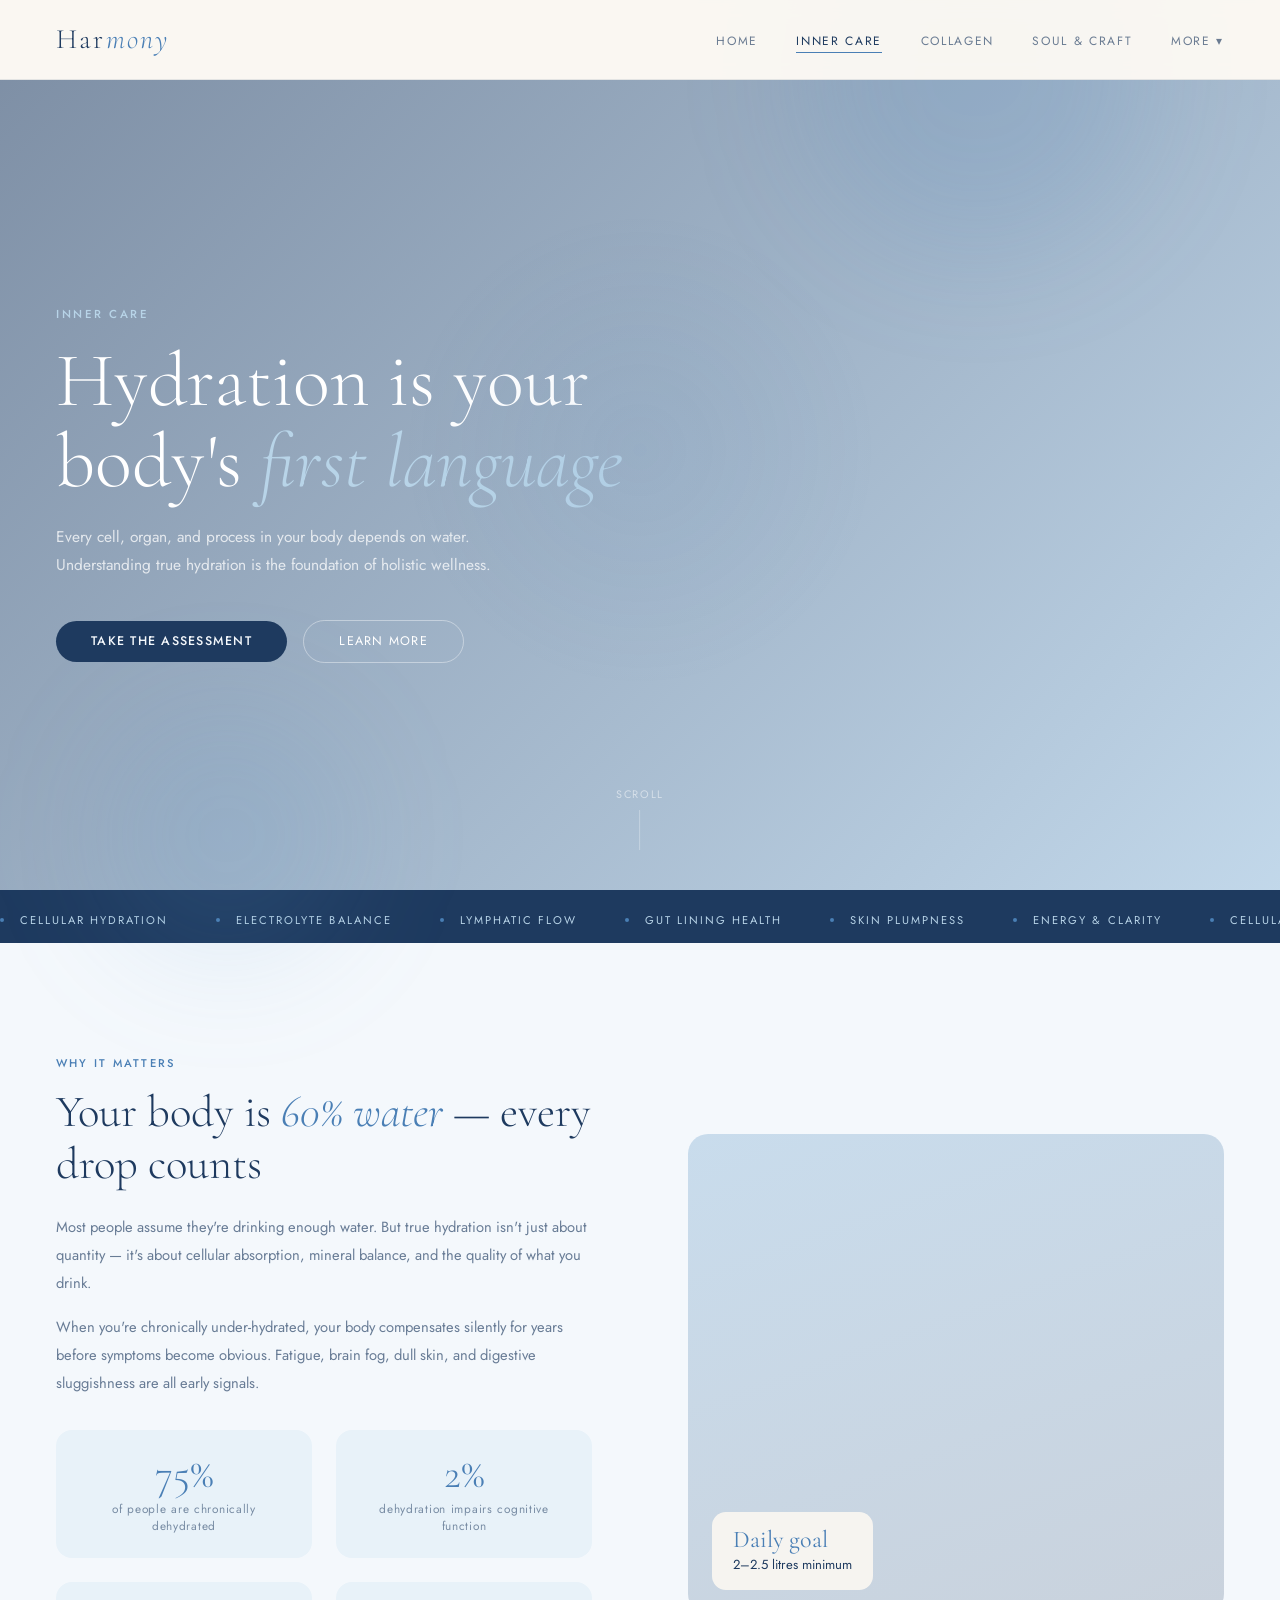
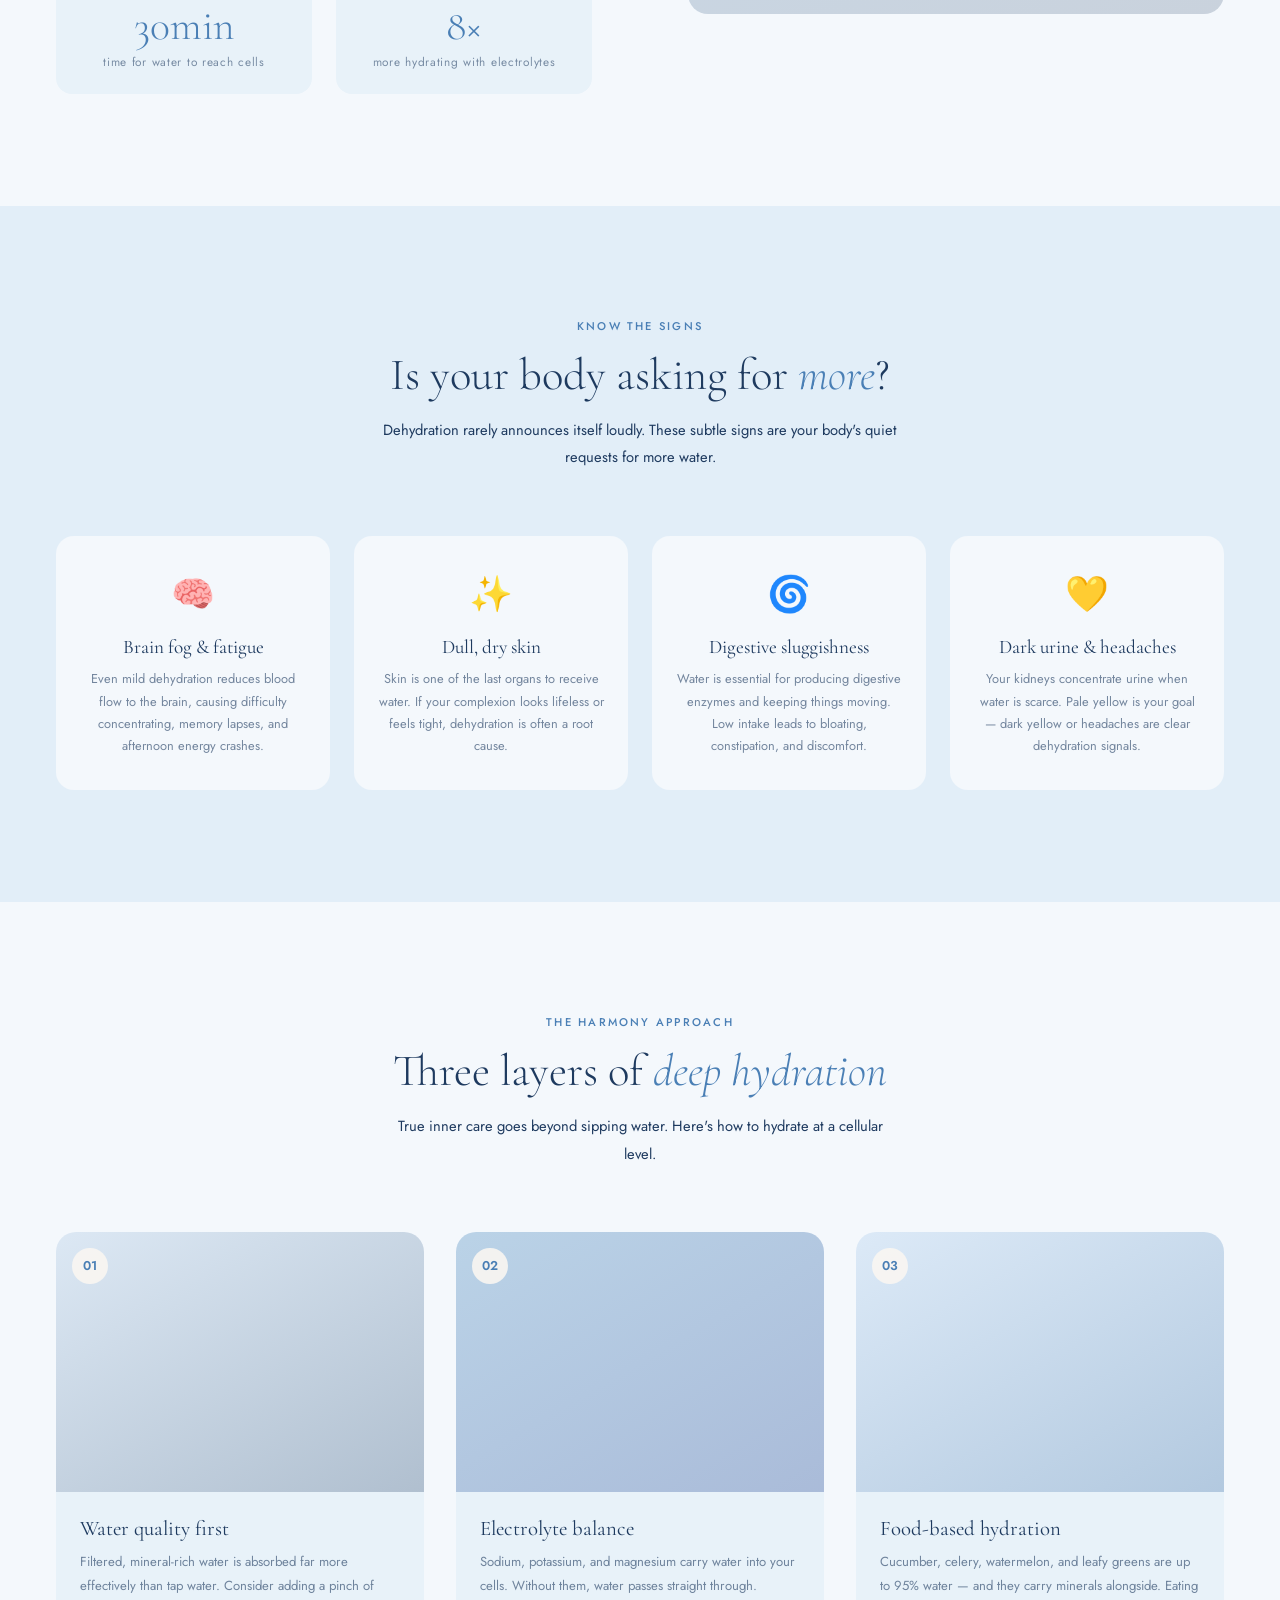
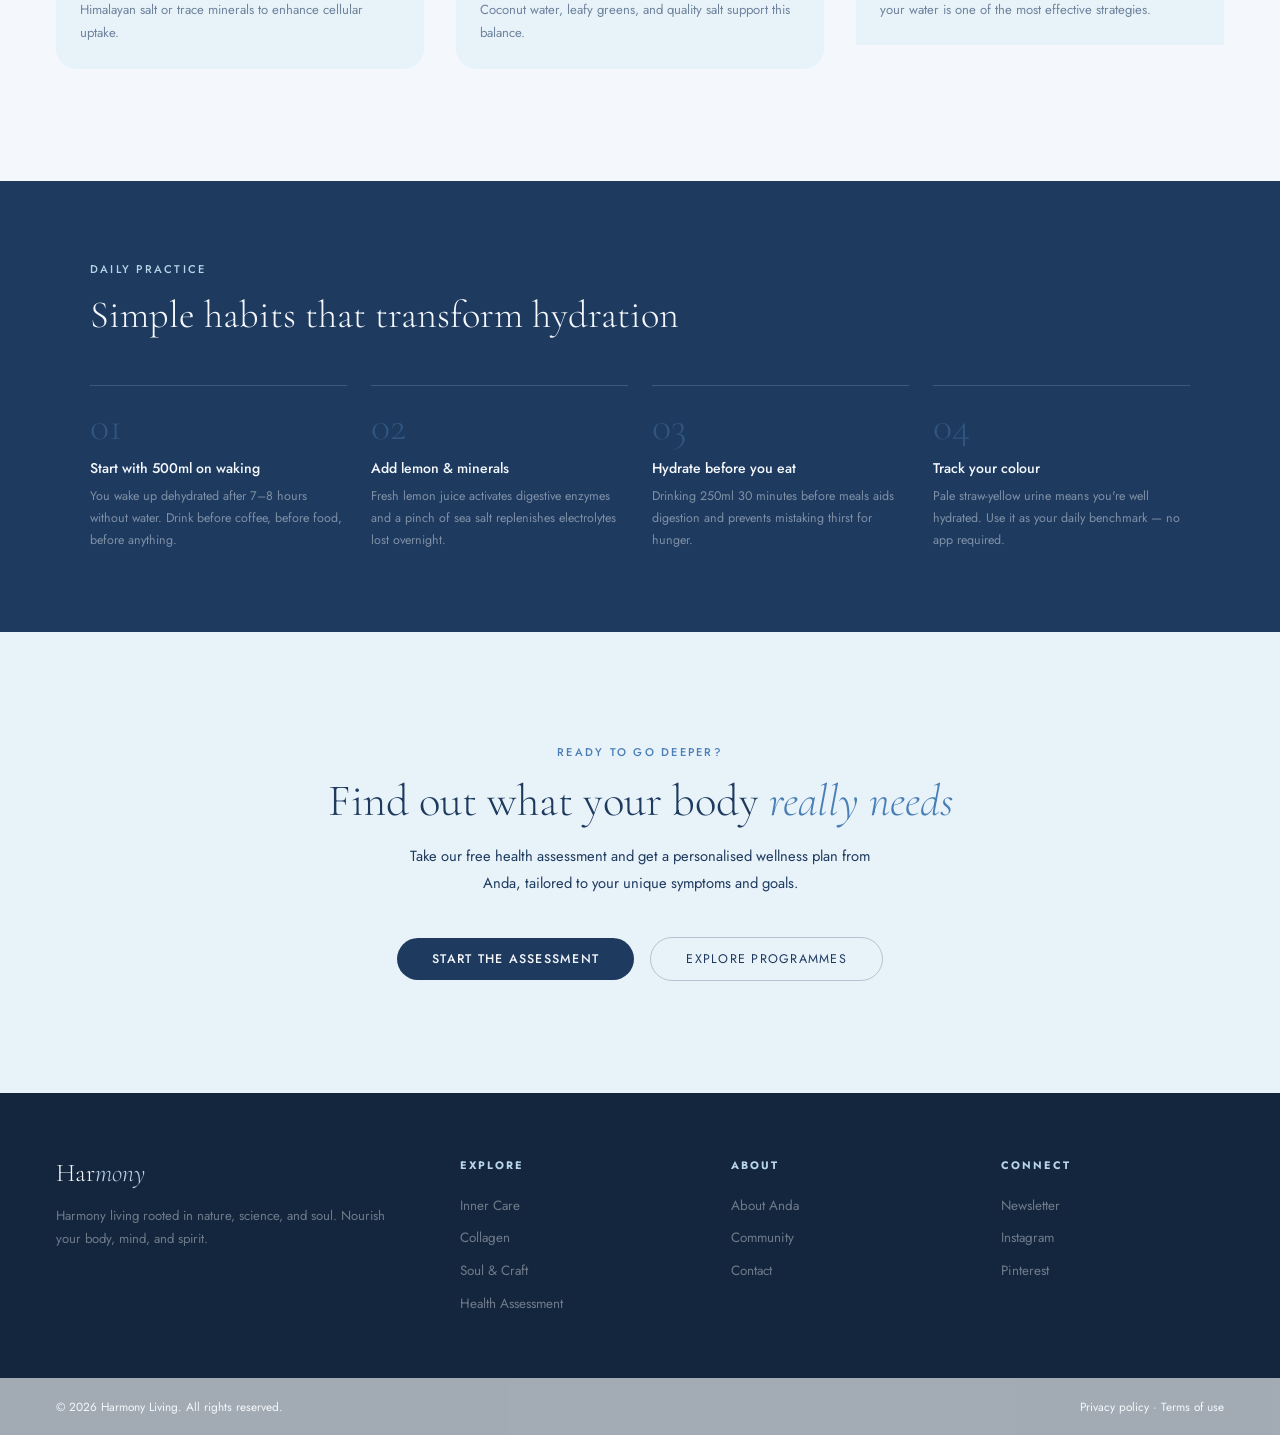
<file: hydration.html>
<!DOCTYPE html>
<html lang="en">
<head>
<meta charset="UTF-8">
<link rel="icon" type="image/svg+xml" href="favicon.svg">
<meta name="viewport" content="width=device-width, initial-scale=1.0">
<title>Inner Care — Harmony Living</title>
<link rel="stylesheet" href="glow.css">
<style>
/* HERO PHOTO */
.hydro-hero{position:relative;min-height:90vh;display:flex;align-items:center;overflow:hidden}
.hydro-hero-img{position:absolute;inset:0;background:linear-gradient(135deg,rgba(30,58,95,.55),rgba(100,155,200,.35)),url('https://picsum.photos/seed/waterdrops/1400/900')center/cover no-repeat;z-index:0}
.hydro-hero-content{position:relative;z-index:2;padding:0 3.5rem;max-width:680px}
.hydro-hero-content .eyebrow{color:var(--blush);-webkit-text-fill-color:var(--blush);background:none;animation:none;font-size:0.72rem;letter-spacing:0.22em;text-transform:uppercase;font-weight:500;display:block;margin-bottom:1.2rem}
.hydro-hero-content h1{font-family:'Cormorant Garamond',serif;font-size:clamp(3rem,6vw,5.5rem);font-weight:300;line-height:1.05;color:white;margin-bottom:1.25rem}
.hydro-hero-content h1 em{font-style:italic;color:var(--blush)}
.hydro-hero-content p{font-size:0.97rem;line-height:1.85;color:rgba(255,255,255,0.75);max-width:460px;margin-bottom:2.5rem}
.hero-scroll{position:absolute;bottom:2.5rem;left:50%;transform:translateX(-50%);display:flex;flex-direction:column;align-items:center;gap:0.5rem;color:rgba(255,255,255,0.5);font-size:0.68rem;letter-spacing:0.15em;text-transform:uppercase;z-index:2}
.scroll-line{width:1px;height:40px;background:rgba(255,255,255,0.3);animation:scroll-pulse 2s ease-in-out infinite}
@keyframes scroll-pulse{0%,100%{opacity:0.3;transform:scaleY(1)}50%{opacity:0.8;transform:scaleY(0.6)}}

/* WHY SECTION */
.why-section{padding:7rem 3.5rem;display:grid;grid-template-columns:1fr 1fr;gap:6rem;align-items:center}
.why-text h2{font-family:'Cormorant Garamond',serif;font-size:clamp(2.2rem,3.5vw,3.2rem);font-weight:300;line-height:1.15;margin-bottom:1.5rem}
.why-text h2 em{font-style:italic;color:var(--rose)}
.why-text p{font-size:0.92rem;line-height:1.9;opacity:0.65;margin-bottom:1rem}
.why-stats{display:grid;grid-template-columns:1fr 1fr;gap:1.5rem;margin-top:2rem}
.stat-box{background:var(--light);border-radius:16px;padding:1.5rem;text-align:center}
.stat-box strong{display:block;font-family:'Cormorant Garamond',serif;font-size:2.6rem;font-weight:300;color:var(--rose);line-height:1}
.stat-box span{font-size:0.74rem;opacity:0.55;letter-spacing:0.06em;margin-top:0.3rem;display:block}
.why-img{border-radius:20px;overflow:hidden;position:relative}
.why-img-inner{min-height:480px;background:linear-gradient(160deg,rgba(100,155,200,.3),rgba(30,58,95,.2)),url('https://picsum.photos/seed/hydglass/700/900')center/cover no-repeat;position:relative}
.why-img-badge{position:absolute;bottom:1.5rem;left:1.5rem;background:rgba(250,247,242,0.93);backdrop-filter:blur(8px);padding:1rem 1.3rem;border-radius:14px;font-size:0.82rem}
.why-img-badge strong{display:block;font-family:'Cormorant Garamond',serif;font-size:1.5rem;font-weight:400;color:var(--rose);line-height:1;margin-bottom:0.2rem}

/* SIGNS SECTION */
.signs{background:var(--sage-light);padding:7rem 3.5rem;text-align:center}
.signs-grid{display:grid;grid-template-columns:repeat(4,1fr);gap:1.5rem;margin-top:3.5rem}
.sign-card{background:var(--cream);border-radius:18px;padding:2rem 1.5rem;text-align:center;transition:transform 0.25s,box-shadow 0.25s}
.sign-card:hover{transform:translateY(-6px);box-shadow:0 16px 40px rgba(30,58,95,0.1)}
.sign-icon{font-size:2.2rem;margin-bottom:1rem;display:block}
.sign-card h4{font-family:'Cormorant Garamond',serif;font-size:1.2rem;font-weight:400;margin-bottom:0.6rem}
.sign-card p{font-size:0.8rem;line-height:1.75;opacity:0.6}

/* HOW SECTION */
.how-section{padding:7rem 3.5rem}
.how-grid{display:grid;grid-template-columns:repeat(3,1fr);gap:2rem;margin-top:3.5rem}
.how-card{border-radius:20px;overflow:hidden;position:relative}
.how-img{min-height:260px;position:relative}
.how-img-1{background:linear-gradient(150deg,rgba(184,208,232,.4),rgba(74,106,140,.4)),url('https://picsum.photos/seed/waterqual/500/400')center/cover no-repeat}
.how-img-2{background:linear-gradient(150deg,rgba(100,155,200,.4),rgba(58,96,164,.4)),url('https://picsum.photos/seed/electrolyte/500/400')center/cover no-repeat}
.how-img-3{background:linear-gradient(150deg,rgba(184,212,240,.4),rgba(80,130,180,.4)),url('https://picsum.photos/seed/foodwater/500/400')center/cover no-repeat}
.how-num{position:absolute;top:1rem;left:1rem;width:36px;height:36px;border-radius:50%;background:rgba(250,247,242,0.9);display:flex;align-items:center;justify-content:center;font-size:0.8rem;font-weight:600;color:var(--rose)}
.how-body{background:var(--light);padding:1.5rem}
.how-body h3{font-family:'Cormorant Garamond',serif;font-size:1.3rem;font-weight:400;margin-bottom:0.6rem}
.how-body p{font-size:0.82rem;line-height:1.8;opacity:0.6}

/* TIPS STRIP */
.tips-strip{background:var(--deep);color:var(--cream);padding:5rem 3.5rem}
.tips-strip .tag{color:var(--blush)}
.tips-strip h2{font-family:'Cormorant Garamond',serif;font-size:clamp(2rem,3vw,2.8rem);font-weight:300;color:var(--cream);margin-bottom:3rem;line-height:1.15}
.tips-list{display:grid;grid-template-columns:repeat(4,1fr);gap:1.5rem}
.tip-item{border-top:0.5px solid rgba(184,212,240,0.2);padding-top:1.25rem}
.tip-num{font-family:'Cormorant Garamond',serif;font-size:2.5rem;font-weight:300;color:rgba(74,127,181,0.4);line-height:1;margin-bottom:0.75rem}
.tip-item h4{font-size:0.88rem;font-weight:500;color:var(--cream);margin-bottom:0.5rem}
.tip-item p{font-size:0.78rem;line-height:1.75;opacity:0.45}

/* CTA */
.hydro-cta{padding:7rem 3.5rem;text-align:center;background:var(--light)}
.hydro-cta h2{font-family:'Cormorant Garamond',serif;font-size:clamp(2.2rem,3.5vw,3.2rem);font-weight:300;margin-bottom:1rem;line-height:1.15}
.hydro-cta h2 em{font-style:italic;color:var(--rose)}
.hydro-cta p{font-size:0.92rem;line-height:1.85;opacity:0.6;max-width:460px;margin:0 auto 2.5rem}

@media(max-width:768px){
  .hydro-hero-content{padding:0 1.5rem}
  .why-section{grid-template-columns:1fr;gap:3rem;padding:4rem 1.5rem}
  .signs{padding:4rem 1.5rem}
  .signs-grid{grid-template-columns:1fr 1fr;gap:1rem}
  .how-section{padding:4rem 1.5rem}
  .how-grid{grid-template-columns:1fr}
  .tips-strip{padding:4rem 1.5rem}
  .tips-list{grid-template-columns:1fr 1fr;gap:1.5rem}
  .hydro-cta{padding:4rem 1.5rem}
}
@media(max-width:480px){
  .hydro-hero{min-height:70vh}
  .hydro-hero-content{padding:0 1.2rem}
  .signs-grid{grid-template-columns:1fr}
  .tips-list{grid-template-columns:1fr}
  .why-section{padding:3rem 1.2rem}
  .how-section,.signs,.tips-strip,.hydro-cta{padding:3rem 1.2rem}
}
</style>
</head>
<body>

<nav>
  <a href="home.html" class="logo">Har<em>mony</em></a>
  <button class="nav-toggle" aria-label="Toggle menu"><span></span><span></span><span></span></button>
  <ul>
    <li><a href="home.html">Home</a></li>
    <li><a href="hydration.html" class="nav-active">Inner Care</a></li>
    <li><a href="collagen.html">Collagen</a></li>
    <li><a href="blog.html">Soul &amp; Craft</a></li>
    <li class="nav-more">
      <a href="#" class="nav-more-trigger">More &#9662;</a>
      <div class="nav-dropdown">
        <a href="about.html">About Me</a>
        <a href="community.html">Join the Community</a>
        <a href="assessment.html">Health Assessment</a>
        <a href="contact.html">Contact</a>
      </div>
    </li>
  </ul>
</nav>

<!-- HERO -->
<section class="hydro-hero">
  <div class="hydro-hero-img"></div>
  <div class="hydro-hero-content">
    <span class="eyebrow reveal">Inner Care</span>
    <h1 class="reveal delay-1">Hydration is your body's <em>first language</em></h1>
    <p class="reveal delay-2">Every cell, organ, and process in your body depends on water. Understanding true hydration is the foundation of holistic wellness.</p>
    <div class="btn-group reveal delay-3">
      <a href="assessment.html" class="btn-primary">Take the assessment</a>
      <a href="#why" class="btn-outline" style="border-color:rgba(255,255,255,0.4);color:white">Learn more</a>
    </div>
  </div>
  <div class="hero-scroll"><span>Scroll</span><div class="scroll-line"></div></div>
</section>

<div class="marquee-strip">
  <div class="marquee-track">
    <span class="marquee-item"><span class="mdot"></span>Cellular hydration</span>
    <span class="marquee-item"><span class="mdot"></span>Electrolyte balance</span>
    <span class="marquee-item"><span class="mdot"></span>Lymphatic flow</span>
    <span class="marquee-item"><span class="mdot"></span>Gut lining health</span>
    <span class="marquee-item"><span class="mdot"></span>Skin plumpness</span>
    <span class="marquee-item"><span class="mdot"></span>Energy &amp; clarity</span>
    <span class="marquee-item"><span class="mdot"></span>Cellular hydration</span>
    <span class="marquee-item"><span class="mdot"></span>Electrolyte balance</span>
    <span class="marquee-item"><span class="mdot"></span>Lymphatic flow</span>
    <span class="marquee-item"><span class="mdot"></span>Gut lining health</span>
    <span class="marquee-item"><span class="mdot"></span>Skin plumpness</span>
    <span class="marquee-item"><span class="mdot"></span>Energy &amp; clarity</span>
  </div>
</div>

<!-- WHY HYDRATION MATTERS -->
<section class="why-section" id="why">
  <div class="why-text reveal-left">
    <span class="tag">Why it matters</span>
    <h2>Your body is <em>60% water</em> — every drop counts</h2>
    <p>Most people assume they're drinking enough water. But true hydration isn't just about quantity — it's about cellular absorption, mineral balance, and the quality of what you drink.</p>
    <p>When you're chronically under-hydrated, your body compensates silently for years before symptoms become obvious. Fatigue, brain fog, dull skin, and digestive sluggishness are all early signals.</p>
    <div class="why-stats">
      <div class="stat-box"><strong>75%</strong><span>of people are chronically dehydrated</span></div>
      <div class="stat-box"><strong>2%</strong><span>dehydration impairs cognitive function</span></div>
      <div class="stat-box"><strong>30min</strong><span>time for water to reach cells</span></div>
      <div class="stat-box"><strong>8×</strong><span>more hydrating with electrolytes</span></div>
    </div>
  </div>
  <div class="why-img reveal-right">
    <div class="why-img-inner img-shimmer">
      <div class="why-img-badge"><strong>Daily goal</strong>2–2.5 litres minimum</div>
    </div>
  </div>
</section>

<!-- SIGNS OF DEHYDRATION -->
<section class="signs">
  <div class="section-header">
    <span class="tag reveal">Know the signs</span>
    <h2 class="reveal delay-1">Is your body asking for <em>more</em>?</h2>
    <p class="reveal delay-2">Dehydration rarely announces itself loudly. These subtle signs are your body's quiet requests for more water.</p>
  </div>
  <div class="signs-grid">
    <div class="sign-card reveal delay-1">
      <span class="sign-icon">🧠</span>
      <h4>Brain fog &amp; fatigue</h4>
      <p>Even mild dehydration reduces blood flow to the brain, causing difficulty concentrating, memory lapses, and afternoon energy crashes.</p>
    </div>
    <div class="sign-card reveal delay-2">
      <span class="sign-icon">✨</span>
      <h4>Dull, dry skin</h4>
      <p>Skin is one of the last organs to receive water. If your complexion looks lifeless or feels tight, dehydration is often a root cause.</p>
    </div>
    <div class="sign-card reveal delay-3">
      <span class="sign-icon">🌀</span>
      <h4>Digestive sluggishness</h4>
      <p>Water is essential for producing digestive enzymes and keeping things moving. Low intake leads to bloating, constipation, and discomfort.</p>
    </div>
    <div class="sign-card reveal delay-4">
      <span class="sign-icon">💛</span>
      <h4>Dark urine &amp; headaches</h4>
      <p>Your kidneys concentrate urine when water is scarce. Pale yellow is your goal — dark yellow or headaches are clear dehydration signals.</p>
    </div>
  </div>
</section>

<!-- HOW TO HYDRATE -->
<section class="how-section">
  <div class="section-header">
    <span class="tag reveal">The Harmony approach</span>
    <h2 class="reveal delay-1">Three layers of <em>deep hydration</em></h2>
    <p class="reveal delay-2">True inner care goes beyond sipping water. Here's how to hydrate at a cellular level.</p>
  </div>
  <div class="how-grid">
    <div class="how-card reveal delay-1">
      <div class="how-img how-img-1 img-shimmer"><div class="how-num">01</div></div>
      <div class="how-body">
        <h3>Water quality first</h3>
        <p>Filtered, mineral-rich water is absorbed far more effectively than tap water. Consider adding a pinch of Himalayan salt or trace minerals to enhance cellular uptake.</p>
      </div>
    </div>
    <div class="how-card reveal delay-2">
      <div class="how-img how-img-2 img-shimmer"><div class="how-num">02</div></div>
      <div class="how-body">
        <h3>Electrolyte balance</h3>
        <p>Sodium, potassium, and magnesium carry water into your cells. Without them, water passes straight through. Coconut water, leafy greens, and quality salt support this balance.</p>
      </div>
    </div>
    <div class="how-card reveal delay-3">
      <div class="how-img how-img-3 img-shimmer"><div class="how-num">03</div></div>
      <div class="how-body">
        <h3>Food-based hydration</h3>
        <p>Cucumber, celery, watermelon, and leafy greens are up to 95% water — and they carry minerals alongside. Eating your water is one of the most effective strategies.</p>
      </div>
    </div>
  </div>
</section>

<!-- DAILY TIPS -->
<section class="tips-strip">
  <div style="max-width:1100px;margin:0 auto">
    <span class="tag reveal">Daily practice</span>
    <h2 class="reveal delay-1">Simple habits that transform hydration</h2>
    <div class="tips-list">
      <div class="tip-item reveal delay-1">
        <div class="tip-num">01</div>
        <h4>Start with 500ml on waking</h4>
        <p>You wake up dehydrated after 7–8 hours without water. Drink before coffee, before food, before anything.</p>
      </div>
      <div class="tip-item reveal delay-2">
        <div class="tip-num">02</div>
        <h4>Add lemon &amp; minerals</h4>
        <p>Fresh lemon juice activates digestive enzymes and a pinch of sea salt replenishes electrolytes lost overnight.</p>
      </div>
      <div class="tip-item reveal delay-3">
        <div class="tip-num">03</div>
        <h4>Hydrate before you eat</h4>
        <p>Drinking 250ml 30 minutes before meals aids digestion and prevents mistaking thirst for hunger.</p>
      </div>
      <div class="tip-item reveal delay-4">
        <div class="tip-num">04</div>
        <h4>Track your colour</h4>
        <p>Pale straw-yellow urine means you're well hydrated. Use it as your daily benchmark — no app required.</p>
      </div>
    </div>
  </div>
</section>

<!-- CTA -->
<section class="hydro-cta">
  <div class="blob blob-1"></div>
  <div class="blob blob-2"></div>
  <div style="position:relative;z-index:1">
    <span class="tag reveal">Ready to go deeper?</span>
    <h2 class="reveal delay-1">Find out what your body <em>really needs</em></h2>
    <p class="reveal delay-2">Take our free health assessment and get a personalised wellness plan from Anda, tailored to your unique symptoms and goals.</p>
    <div class="btn-group reveal delay-3" style="justify-content:center">
      <a href="assessment.html" class="btn-primary">Start the assessment</a>
      <a href="community.html" class="btn-outline">Explore programmes</a>
    </div>
  </div>
</section>

<footer>
  <div>
    <a href="home.html" class="f-logo">Har<em>mony</em></a>
    <p class="f-desc">Harmony living rooted in nature, science, and soul. Nourish your body, mind, and spirit.</p>
  </div>
  <div class="f-col">
    <h4>Explore</h4>
    <ul>
      <li><a href="hydration.html">Inner Care</a></li>
      <li><a href="collagen.html">Collagen</a></li>
      <li><a href="blog.html">Soul &amp; Craft</a></li>
      <li><a href="assessment.html">Health Assessment</a></li>
    </ul>
  </div>
  <div class="f-col">
    <h4>About</h4>
    <ul>
      <li><a href="about.html">About Anda</a></li>
      <li><a href="community.html">Community</a></li>
      <li><a href="contact.html">Contact</a></li>
    </ul>
  </div>
  <div class="f-col">
    <h4>Connect</h4>
    <ul>
      <li><a href="#">Newsletter</a></li>
      <li><a href="#">Instagram</a></li>
      <li><a href="#">Pinterest</a></li>
    </ul>
  </div>
</footer>
<div class="f-bottom">
  <span>© 2026 Harmony Living. All rights reserved.</span>
  <span>Privacy policy · Terms of use</span>
</div>

<script src="glow.js"></script>
</body>
</html>
</file>
<file: glow.css>
﻿/* ─────────────────────────────────────────────────────────────
   glow.css — Shared styles · Glow Holistic Living
───────────────────────────────────────────────────────────── */
@import url('https://fonts.googleapis.com/css2?family=Cormorant+Garamond:ital,wght@0,300;0,400;1,300;1,400&family=Jost:wght@300;400;500&display=swap');

*,*::before,*::after{box-sizing:border-box;margin:0;padding:0}
:root{
  --cream:#F4F8FC;--blush:#B8D4E8;--rose:#4A7FB5;--deep:#1E3A5F;
  --sage:#6B9BB8;--gold:#82BAD4;--light:#E8F2F9;--sage-light:#E2EEF8;
}
html{scroll-behavior:smooth}
body{font-family:'Jost',sans-serif;background:var(--cream);color:var(--deep);overflow-x:hidden}

/* ── SCROLL REVEAL ── */
.reveal{opacity:0;transform:translateY(48px);transition:opacity 0.8s ease,transform 0.8s ease}
.reveal.visible{opacity:1;transform:translateY(0)}
.reveal-left{opacity:0;transform:translateX(-48px);transition:opacity 0.9s ease,transform 0.9s ease}
.reveal-left.visible{opacity:1;transform:translateX(0)}
.reveal-right{opacity:0;transform:translateX(48px);transition:opacity 0.9s ease,transform 0.9s ease}
.reveal-right.visible{opacity:1;transform:translateX(0)}
.reveal-scale{opacity:0;transform:scale(0.92);transition:opacity 0.9s ease,transform 0.9s ease}
.reveal-scale.visible{opacity:1;transform:scale(1)}
.delay-1{transition-delay:0.12s}.delay-2{transition-delay:0.24s}.delay-3{transition-delay:0.36s}.delay-4{transition-delay:0.48s}

/* ── NAV ── */
nav{
  display:flex;justify-content:space-between;align-items:center;
  padding:1.4rem 3.5rem;background:rgba(250,247,242,0.93);
  position:sticky;top:0;z-index:200;
  border-bottom:0.5px solid rgba(30,58,95,0.1);
  backdrop-filter:blur(10px);
  transition:padding 0.35s ease,box-shadow 0.35s ease;
}
nav.scrolled{padding-top:0.8rem;padding-bottom:0.8rem;box-shadow:0 4px 24px rgba(30,58,95,0.09)}
.logo{font-family:'Cormorant Garamond',serif;font-size:1.75rem;font-weight:300;letter-spacing:0.08em;text-decoration:none;color:var(--deep)}
.logo em{font-style:italic;color:var(--rose)}
nav ul{list-style:none;display:flex;gap:2.4rem;align-items:center}
nav ul a{text-decoration:none;font-size:0.75rem;font-weight:400;letter-spacing:0.14em;text-transform:uppercase;color:var(--deep);opacity:0.65;transition:opacity 0.2s;position:relative}
nav ul a::after{content:'';position:absolute;bottom:-3px;left:0;right:0;height:1px;background:var(--rose);transform:scaleX(0);transform-origin:right;transition:transform 0.3s ease}
nav ul a:hover{opacity:1}
nav ul a:hover::after,nav ul a.nav-active::after{transform:scaleX(1);transform-origin:left}
nav ul a.nav-active{opacity:1}

/* MORE DROPDOWN */
.nav-more{position:relative}
.nav-more-trigger{cursor:pointer;user-select:none}
.nav-dropdown{
  display:none;position:absolute;top:calc(100% + 14px);right:0;
  background:rgba(250,247,242,0.98);backdrop-filter:blur(10px);
  border:0.5px solid rgba(30,58,95,0.1);border-radius:14px;
  padding:0.5rem 0;min-width:195px;
  box-shadow:0 12px 40px rgba(30,58,95,0.13);
  flex-direction:column;
}
.nav-more.open .nav-dropdown{display:flex}
.nav-dropdown a{padding:0.7rem 1.3rem;font-size:0.73rem;font-weight:400;letter-spacing:0.12em;text-transform:uppercase;color:var(--deep);opacity:0.65;transition:opacity 0.2s,background 0.2s;text-decoration:none}
.nav-dropdown a::after{display:none!important}
.nav-dropdown a:hover{opacity:1;background:rgba(74,127,181,0.07)}

/* HAMBURGER */
.nav-toggle{display:none;flex-direction:column;gap:5px;background:none;border:none;cursor:pointer;padding:6px;z-index:10}
.nav-toggle span{display:block;width:22px;height:1.5px;background:var(--deep);transition:transform 0.3s,opacity 0.3s}

/* ── BUTTONS ── */
.btn-primary{background:var(--deep);color:var(--cream);padding:0.9rem 2.2rem;border-radius:2rem;font-size:0.78rem;font-weight:500;letter-spacing:0.1em;text-transform:uppercase;cursor:pointer;border:none;font-family:'Jost',sans-serif;transition:background 0.25s,transform 0.2s;position:relative;overflow:hidden;display:inline-block;text-decoration:none;line-height:1}
.btn-primary:hover{background:var(--rose);transform:translateY(-2px)}
.btn-outline{background:transparent;color:var(--deep);padding:0.9rem 2.2rem;border-radius:2rem;font-size:0.78rem;font-weight:400;letter-spacing:0.1em;text-transform:uppercase;cursor:pointer;border:1px solid rgba(30,58,95,0.25);font-family:'Jost',sans-serif;transition:border-color 0.25s,color 0.25s,transform 0.2s;position:relative;overflow:hidden;display:inline-block;text-decoration:none;line-height:1}
.btn-outline:hover{border-color:var(--rose);color:var(--rose);transform:translateY(-2px)}
.btn-rose{background:var(--rose);color:var(--cream);padding:0.9rem 2.2rem;border-radius:2rem;font-size:0.78rem;font-weight:500;letter-spacing:0.1em;text-transform:uppercase;cursor:pointer;border:none;font-family:'Jost',sans-serif;transition:background 0.25s,transform 0.2s;position:relative;overflow:hidden;display:inline-block;text-decoration:none;line-height:1}
.btn-rose:hover{background:var(--blush);color:var(--deep);transform:translateY(-2px)}
.btn-group{display:flex;gap:1rem;flex-wrap:wrap;align-items:center}
.ripple{position:absolute;border-radius:50%;background:rgba(255,255,255,0.28);transform:scale(0);animation:ripple-anim 0.55s linear;pointer-events:none}
@keyframes ripple-anim{to{transform:scale(4);opacity:0}}

/* ── PAGE HERO ── */
.page-hero{padding:5.5rem 3.5rem 4.5rem;text-align:center;position:relative;overflow:hidden}
.page-hero .eyebrow{font-size:0.7rem;letter-spacing:0.22em;text-transform:uppercase;font-weight:500;display:block;margin-bottom:1.2rem;background:linear-gradient(90deg,var(--rose),var(--gold),var(--rose));background-size:200% auto;-webkit-background-clip:text;-webkit-text-fill-color:transparent;background-clip:text;animation:gradient-text 4s linear infinite}
@keyframes gradient-text{0%{background-position:0% center}100%{background-position:200% center}}
.page-hero h1{font-family:'Cormorant Garamond',serif;font-size:clamp(3rem,6vw,5.5rem);font-weight:300;line-height:1.05;margin-bottom:1.25rem}
.page-hero h1 em{font-style:italic;color:var(--rose)}
.page-hero .sub{font-size:0.95rem;line-height:1.85;opacity:0.6;max-width:540px;margin:0 auto 2.5rem}
.page-hero>*{position:relative;z-index:1}
.page-hero>.blob{position:absolute;z-index:0}

/* ── BLOBS ── */
.blob{position:absolute;border-radius:50%;filter:blur(60px);pointer-events:none;z-index:0}
.blob-1{width:350px;height:350px;background:rgba(74,127,181,0.14);top:-100px;right:10%;animation:float1 8s ease-in-out infinite}
.blob-2{width:250px;height:250px;background:rgba(100,155,200,0.12);bottom:-60px;left:8%;animation:float2 10s ease-in-out infinite}
@keyframes float1{0%,100%{transform:translateY(0) scale(1)}50%{transform:translateY(-28px) scale(1.04)}}
@keyframes float2{0%,100%{transform:translateY(0) scale(1)}50%{transform:translateY(20px) scale(0.97)}}

/* ── MARQUEE ── */
.marquee-strip{background:var(--deep);padding:0.95rem 0;overflow:hidden;white-space:nowrap}
.marquee-track{display:inline-flex;gap:3rem;animation:marquee 22s linear infinite}
@keyframes marquee{from{transform:translateX(0)}to{transform:translateX(-50%)}}
.marquee-item{font-size:0.7rem;font-weight:400;letter-spacing:0.18em;text-transform:uppercase;color:var(--blush);display:flex;align-items:center;gap:1rem}
.mdot{width:4px;height:4px;border-radius:50%;background:var(--rose);flex-shrink:0}

/* ── SECTION UTILITIES ── */
.tag{font-size:0.7rem;letter-spacing:0.2em;text-transform:uppercase;color:var(--rose);font-weight:500;display:block;margin-bottom:1rem}
.section-header{text-align:center;margin-bottom:4rem}
.section-header h2{font-family:'Cormorant Garamond',serif;font-size:clamp(2.2rem,3.5vw,3.2rem);font-weight:300;line-height:1.15}
.section-header h2 em{font-style:italic;color:var(--rose)}
.section-header p{font-size:0.92rem;line-height:1.85;opacity:0.6;max-width:520px;margin:1rem auto 0}

/* ── FOOTER ── */
footer{background:#14263D;color:var(--cream);padding:4rem 3.5rem;display:grid;grid-template-columns:1.6fr 1fr 1fr 1fr;gap:3rem}
.f-logo{font-family:'Cormorant Garamond',serif;font-size:1.6rem;font-weight:300;color:var(--cream);margin-bottom:1rem;display:block;text-decoration:none}
.f-logo em{font-style:italic;color:var(--blush)}
.f-desc{font-size:0.82rem;line-height:1.8;opacity:0.4}
.f-col h4{font-size:0.68rem;letter-spacing:0.18em;text-transform:uppercase;margin-bottom:1.25rem;color:var(--blush)}
.f-col ul{list-style:none;display:flex;flex-direction:column;gap:0.6rem}
.f-col ul a{text-decoration:none;font-size:0.84rem;color:var(--cream);opacity:0.4;transition:opacity 0.2s}
.f-col ul a:hover{opacity:0.9}
.f-bottom{background:#0D1E30;padding:1.25rem 3.5rem;display:flex;justify-content:space-between;font-size:0.74rem;opacity:0.35;color:var(--cream)}

/* ── CURSOR GLOW ── */
.cursor-glow{position:fixed;width:480px;height:480px;background:radial-gradient(circle,rgba(74,127,181,0.07) 0%,transparent 70%);border-radius:50%;pointer-events:none;transform:translate(-50%,-50%);z-index:9999}

/* ── SHARED FORM ELEMENTS ── */
.form-group{display:flex;flex-direction:column;gap:0.45rem;margin-bottom:1.25rem}
.form-group label{font-size:0.72rem;letter-spacing:0.1em;text-transform:uppercase;opacity:0.5;font-weight:500}
.form-control{background:var(--cream);border:1px solid rgba(30,58,95,0.14);color:var(--deep);font-family:'Jost',sans-serif;font-size:0.88rem;padding:0.85rem 1.1rem;border-radius:12px;outline:none;transition:border-color 0.25s,box-shadow 0.25s;width:100%}
.form-control:focus{border-color:var(--rose);box-shadow:0 0 0 3px rgba(74,127,181,0.1)}
.form-control::placeholder{opacity:0.35}
textarea.form-control{resize:vertical;min-height:120px}
.form-row{display:grid;grid-template-columns:1fr 1fr;gap:1.25rem}
.submit-btn{width:100%;background:var(--deep);color:var(--cream);border:none;font-family:'Jost',sans-serif;font-size:0.82rem;font-weight:500;letter-spacing:0.12em;text-transform:uppercase;padding:1.05rem;border-radius:2rem;cursor:pointer;transition:background 0.25s,transform 0.2s;position:relative;overflow:hidden}
.submit-btn:hover{background:var(--rose);transform:translateY(-2px)}

/* ── SHIMMER SWEEP (shared image effect) ── */
.img-shimmer{position:relative;overflow:hidden}
.img-shimmer::after{content:'';position:absolute;top:0;left:-80%;width:50%;height:100%;background:linear-gradient(90deg,transparent,rgba(255,255,255,0.13),transparent);transform:skewX(-15deg);animation:shimmer-sweep 5s ease-in-out infinite;pointer-events:none}
@keyframes shimmer-sweep{0%{left:-80%}55%,100%{left:160%}}

/* ── MOBILE RESPONSIVE ── */
@media(max-width:900px){
  nav{padding:1.2rem 2rem}
  nav ul{gap:1.8rem}
  footer{grid-template-columns:1fr 1fr;gap:2rem;padding:3rem 2rem}
}
@media(max-width:768px){
  nav{padding:1rem 1.5rem}
  nav ul{
    display:none;flex-direction:column;gap:0;
    position:absolute;top:100%;left:0;right:0;
    background:rgba(250,247,242,0.98);backdrop-filter:blur(12px);
    border-bottom:0.5px solid rgba(30,58,95,0.1);
    padding:0.5rem 0;align-items:stretch;
  }
  nav ul.mobile-open{display:flex}
  nav ul li{border-top:0.5px solid rgba(30,58,95,0.06)}
  nav ul a{padding:0.9rem 1.5rem;display:block;opacity:0.75;font-size:0.8rem}
  .nav-toggle{display:flex}
  .nav-more .nav-dropdown{position:static;border:none;box-shadow:none;background:rgba(30,58,95,0.04);border-radius:0;padding:0;display:none}
  .nav-more.open .nav-dropdown{display:flex}
  .nav-dropdown a{padding:0.8rem 2.5rem;font-size:0.78rem}
  .page-hero{padding:3.5rem 1.5rem 2.5rem}
  .page-hero h1{font-size:clamp(2.4rem,7vw,4.5rem)}
  .f-bottom{padding:1rem 1.5rem;flex-direction:column;gap:0.5rem;text-align:center}
  .form-row{grid-template-columns:1fr}
  .btn-group{flex-direction:column;gap:0.75rem;align-items:stretch}
  .btn-primary,.btn-outline,.btn-rose{text-align:center;width:100%;box-sizing:border-box}
}
@media(max-width:480px){
  footer{grid-template-columns:1fr;padding:2.5rem 1.2rem}
  .f-bottom{padding:1rem 1.2rem}
  nav{padding:0.9rem 1.2rem}
  .page-hero{padding:2.5rem 1.2rem 2rem}
  .page-hero h1{font-size:clamp(2rem,8.5vw,3rem)}
  .page-hero .sub{font-size:0.88rem}
  .section-header{margin-bottom:2.5rem}
  .section-header h2{font-size:clamp(1.9rem,6vw,2.8rem)}
  .btn-primary,.btn-outline,.btn-rose{font-size:0.72rem;padding:0.8rem 1.4rem;letter-spacing:0.08em}
  .submit-btn{font-size:0.74rem;letter-spacing:0.09em;padding:1rem}
}
</file>
